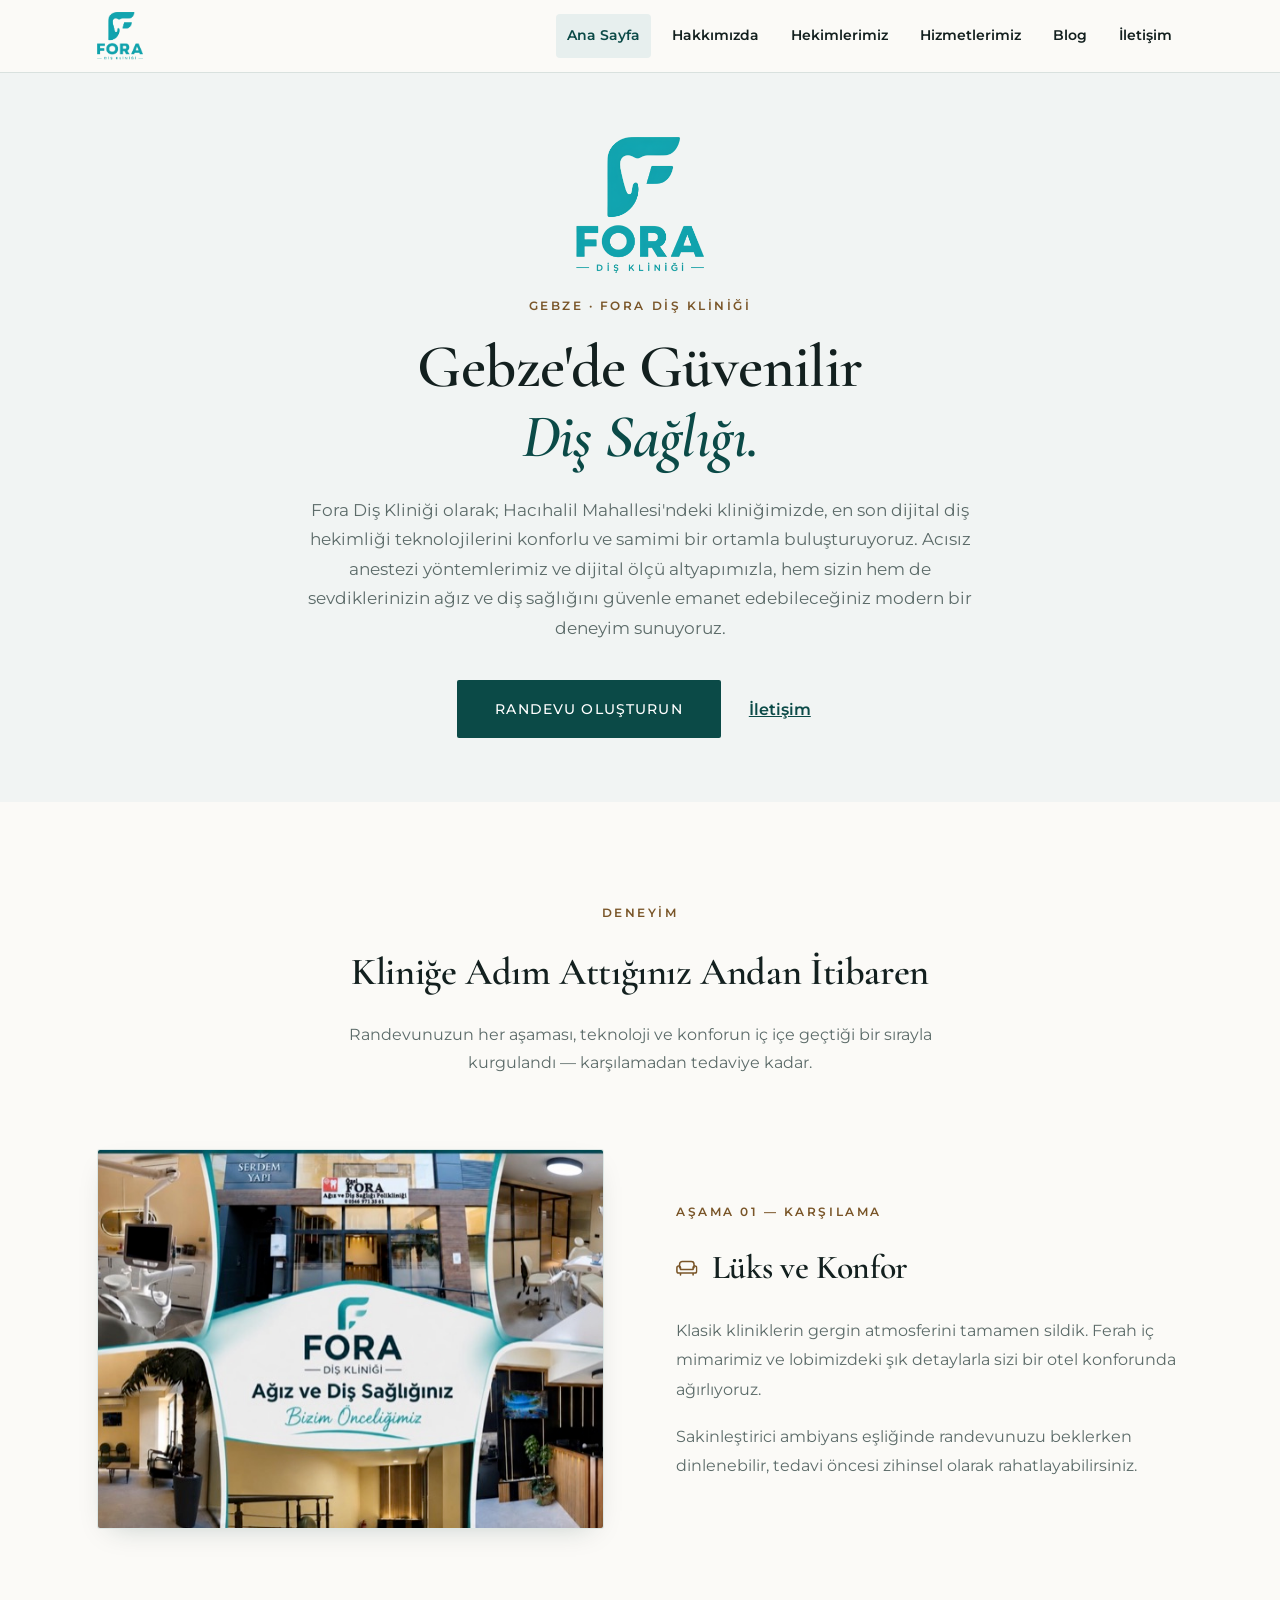
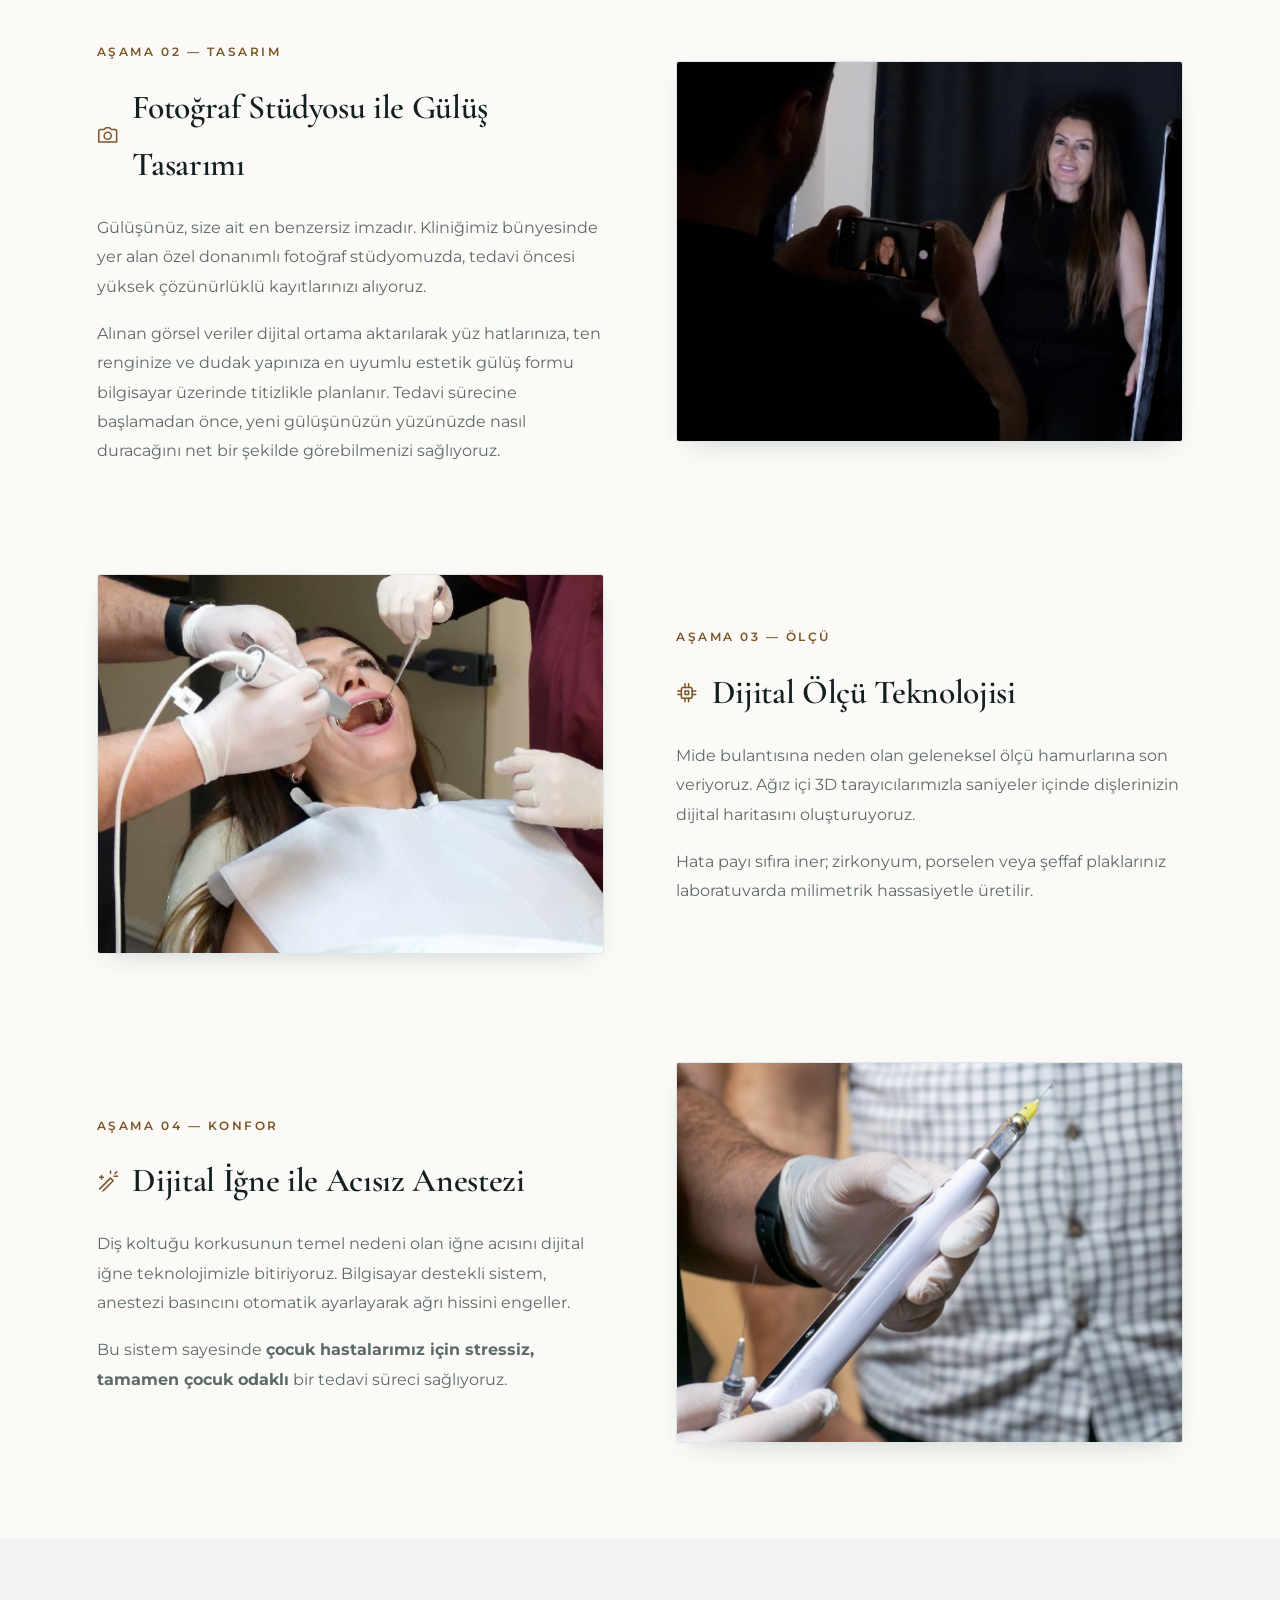
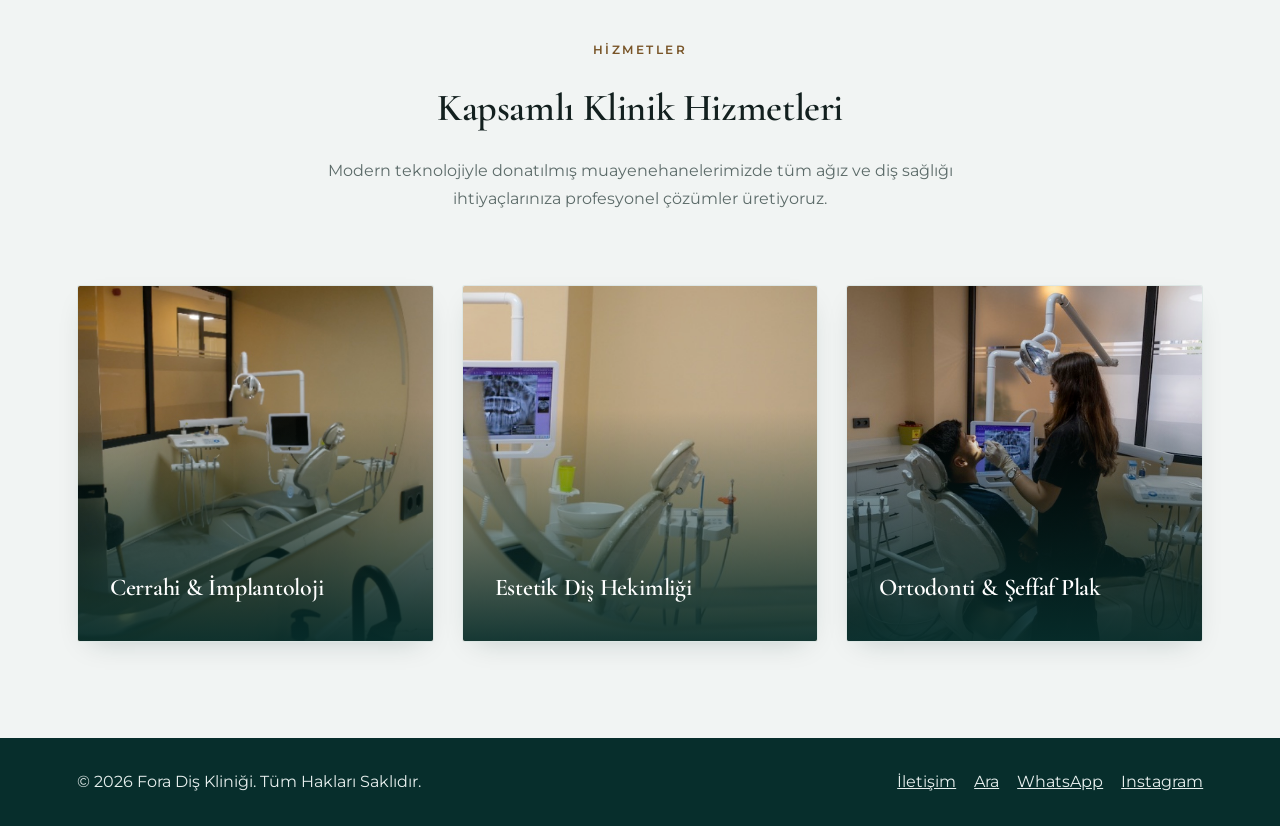
<file: index.html>
<!doctype html>
<html lang="tr">
<head>
    <meta charset="utf-8">
    <meta name="viewport" content="width=device-width, initial-scale=1">
    <meta name="theme-color" content="#0b4a47">
    <meta name="robots" content="noindex, follow">
    <title>Fora Diş Kliniği | Gebze&#x27;de Son Teknoloji Diş Tedavisi</title>
    <meta name="description" content="Gebze Fora Diş Kliniği. Dijital ölçü, acısız dijital anestezi, gülüş tasarımı ve tüm klinik hizmetleri. HacıHalil Mah. Cumhuriyet Cad. No:14A, Gebze/Kocaeli.">
    <link rel="canonical" href="https://yanalake.github.io/fora-klinik-preview/">
    <meta property="og:type" content="website">
    <meta property="og:title" content="Fora Diş Kliniği | Gebze Premium Diş Tedavisi">
    <meta property="og:description" content="Dijital ölçü, acısız dijital anestezi ve gülüş tasarımı ile Gebze&#x27;de premium bir klinik deneyimi.">
    <meta property="og:url" content="https://yanalake.github.io/fora-klinik-preview/">
    <meta property="og:image" content="https://yanalake.github.io/fora-klinik-preview/assets/klinik/lobi2.jpg">
    <meta property="og:image:alt" content="Fora Diş Kliniği">
    <meta property="og:locale" content="tr_TR">
    <meta name="twitter:card" content="summary_large_image">
    <meta name="twitter:image" content="https://yanalake.github.io/fora-klinik-preview/assets/klinik/lobi2.jpg">
    <link rel="icon" href="assets/favicon.png" type="image/png">
    <link rel="preconnect" href="https://fonts.googleapis.com">
    <link rel="preconnect" href="https://fonts.gstatic.com" crossorigin>
    <link rel="stylesheet" href="https://fonts.googleapis.com/css2?family=Cormorant+Garamond:ital,wght@0,400;0,600;1,400&family=Montserrat:wght@400;500;600&display=swap">
    <link rel="stylesheet" href="assets/style.css">
    <script defer src="assets/nav.js"></script>
    <script type="application/ld+json">{"@context": "https://schema.org", "@type": "Dentist", "@id": "https://yanalake.github.io/fora-klinik-preview/#klinik", "name": "Fora Diş Kliniği", "url": "https://yanalake.github.io/fora-klinik-preview/", "image": "https://yanalake.github.io/fora-klinik-preview/assets/klinik/lobi2.jpg", "telephone": "+905469713561", "priceRange": "$$", "sameAs": ["https://www.instagram.com/fora.dis.klinigi/"], "address": {"@type": "PostalAddress", "streetAddress": "HacıHalil Mah. Cumhuriyet Cad. No:14A", "addressLocality": "Gebze", "addressRegion": "Kocaeli", "postalCode": "41400", "addressCountry": "TR"}, "geo": {"@type": "GeoCoordinates", "latitude": 40.8000574, "longitude": 29.4319409}, "openingHoursSpecification": [{"@type": "OpeningHoursSpecification", "dayOfWeek": ["Monday", "Tuesday", "Wednesday", "Thursday", "Friday"], "opens": "09:00", "closes": "19:00"}, {"@type": "OpeningHoursSpecification", "dayOfWeek": "Saturday", "opens": "09:00", "closes": "15:00"}]}</script>
</head>
<body>
    <a class="skip-link" href="#ana-icerik">Ana içeriğe geç</a>
    <svg class="icon-definitions" width="0" height="0" aria-hidden="true" focusable="false" xmlns="http://www.w3.org/2000/svg">
  <symbol id="icon-bars" viewBox="0 0 24 24"><path d="M4 6h16M4 12h16M4 18h16"/></symbol>
  <symbol id="icon-couch" viewBox="0 0 24 24"><path d="M4 13V9a3 3 0 0 1 3-3h10a3 3 0 0 1 3 3v4M5 19v2m14-2v2M5 13a2 2 0 1 0-4 0v4a2 2 0 0 0 2 2h18a2 2 0 0 0 2-2v-4a2 2 0 1 0-4 0v2H5z"/></symbol>
  <symbol id="icon-camera" viewBox="0 0 24 24"><path d="M8 5l2-2h4l2 2h4a2 2 0 0 1 2 2v12H2V7a2 2 0 0 1 2-2z"/><circle cx="12" cy="12" r="4"/></symbol>
  <symbol id="icon-microchip" viewBox="0 0 24 24"><rect x="6" y="6" width="12" height="12" rx="2"/><path d="M10 2v4m4-4v4m-4 12v4m4-4v4M2 10h4m-4 4h4m12-4h4m-4 4h4m-12-4h4v4h-4z"/></symbol>
  <symbol id="icon-magic" viewBox="0 0 24 24"><path d="M3 21l12-12 3 3L6 24M15 4V1m4 6h4m-3-3 2-2M5 6v4M3 8h4"/></symbol>
  <symbol id="icon-map-marker-alt" viewBox="0 0 24 24"><path d="M20 10c0 6-8 12-8 12S4 16 4 10a8 8 0 1 1 16 0z"/><circle cx="12" cy="10" r="2.5"/></symbol>
  <symbol id="icon-phone-alt" viewBox="0 0 24 24"><path d="M5 3h4l2 6-3 2a14 14 0 0 0 5 5l2-3 6 2v4c0 1-1 2-2 2C10 21 3 14 3 5c0-1 1-2 2-2z"/></symbol>
  <symbol id="icon-clock" viewBox="0 0 24 24"><circle cx="12" cy="12" r="9"/><path d="M12 7v5l3 2"/></symbol>
  <symbol id="icon-instagram" viewBox="0 0 24 24"><rect x="3" y="3" width="18" height="18" rx="5"/><circle cx="12" cy="12" r="4"/><path d="M17.5 6.5h.01"/></symbol>
  <symbol id="icon-grip-lines" viewBox="0 0 24 24"><path d="M5 9h14M5 15h14"/><rect x="3" y="4" width="18" height="16" rx="4"/></symbol>
  <symbol id="icon-shield-alt" viewBox="0 0 24 24"><path d="M12 2l8 4v6c0 5-8 10-8 10s-8-5-8-10V6zM9 12l2 2 4-4"/></symbol>
  <symbol id="icon-hand-holding-heart" viewBox="0 0 24 24"><path d="M12 12 8 8a2.8 2.8 0 0 1 4-4 2.8 2.8 0 0 1 4 4zm-8 8h12l5-5c-1-1-2-1-3 0l-3 2h-4l4-1c0-2-1-2-2-2H7l-3 2H2v4z"/></symbol>
  <symbol id="icon-child" viewBox="0 0 24 24"><circle cx="12" cy="4" r="2"/><path d="M4 8l5 2h6l5-2m-8 2v5l-3 6m3-6 3 6"/></symbol>
  <symbol id="icon-syringe" viewBox="0 0 24 24"><path d="m3 21 5-5m5-9 4 4 4-4m-5-5 6 6M8 16l-2-2 7-7 4 4-7 7z"/></symbol>
  <symbol id="icon-tooth" viewBox="0 0 24 24"><path d="M12 5c-2 0-3-2-6-1-4 1-4 6-2 10 2 5 2 8 4 8 2 0 1-7 4-7s2 7 4 7c2 0 2-3 4-8 2-4 2-9-2-10-3-1-4 1-6 1z"/></symbol>
</svg>

    <header class="site-header">
        <div class="site-header-inner">
            <a class="brand" href="index.html" aria-label="Fora Diş Kliniği ana sayfa">
                <img src="assets/fora-logo.png" width="501" height="532" alt="">
            </a>
            <button type="button" class="nav-toggle" aria-expanded="false" aria-controls="site-navigation">
                <svg class="icon" aria-hidden="true"><use href="#icon-bars"></use></svg> Menü
            </button>
            <nav id="site-navigation" aria-label="Ana menü">
                <ul><li><a href="index.html" aria-current="page">Ana Sayfa</a></li><li><a href="hakkimizda.html">Hakkımızda</a></li><li><a href="hekimlerimiz.html">Hekimlerimiz</a></li><li><a href="hizmetlerimiz.html">Hizmetlerimiz</a></li><li><a href="blog.html">Blog</a></li><li><a href="iletisim.html">İletişim</a></li></ul>
            </nav>
        </div>
    </header>
    <main id="ana-icerik" tabindex="-1">
            <section class="hero">
        <div class="hero-content">
            <img class="hero-logo" src="assets/fora-logo.png" alt="" width="501" height="532">
            <span class="eyebrow">Gebze · Fora Diş Kliniği</span>
            <h1>Gebze'de Güvenilir <br><span>Diş Sağlığı.</span></h1>
            <p>Fora Diş Kliniği olarak; Hacıhalil Mahallesi'ndeki kliniğimizde, en son dijital diş hekimliği teknolojilerini konforlu ve samimi bir ortamla buluşturuyoruz. Acısız anestezi yöntemlerimiz ve dijital ölçü altyapımızla, hem sizin hem de sevdiklerinizin ağız ve diş sağlığını güvenle emanet edebileceğiniz modern bir deneyim sunuyoruz.</p>
            <div class="hero-actions">
                <a href="https://wa.me/905469713561" class="btn-primary" target="_blank" rel="noopener noreferrer">Randevu Oluşturun</a>
                <a href="iletisim.html" class="text-link">İletişim</a>
            </div>
        </div>
    </section>

    <!-- Hasta Yolculuğu -->
    <section class="section" aria-labelledby="deneyim-baslik">
        <div class="section-header">
            <span class="eyebrow">Deneyim</span>
            <h2 id="deneyim-baslik">Kliniğe Adım Attığınız Andan İtibaren</h2>
            <p>Randevunuzun her aşaması, teknoloji ve konforun iç içe geçtiği bir sırayla kurgulandı — karşılamadan tedaviye kadar.</p>
        </div>

        <!-- 01 — Karşılama -->
        <div class="feature-block">
            <div class="feature-image framed">
                <img src="assets/klinik/genel.jpg" alt="Fora Diş Kliniği konforlu bekleme alanı" loading="lazy" decoding="async" width="1440" height="855" srcset="assets/klinik/genel-mobil.jpg 720w, assets/klinik/genel.jpg 1440w" sizes="(max-width: 760px) 92vw, 720px">
            </div>
            <div class="feature-text">
                <span class="eyebrow">Aşama 01 — Karşılama</span>
                <h3><svg class="icon" aria-hidden="true"><use href="#icon-couch"></use></svg> Lüks ve Konfor</h3>
                <p>Klasik kliniklerin gergin atmosferini tamamen sildik. Ferah iç mimarimiz ve lobimizdeki şık detaylarla sizi bir otel konforunda ağırlıyoruz.</p>
                <p>Sakinleştirici ambiyans eşliğinde randevunuzu beklerken dinlenebilir, tedavi öncesi zihinsel olarak rahatlayabilirsiniz.</p>
            </div>
        </div>

        <!-- 02 — Tasarım -->
        <div class="feature-block reverse">
            <div class="feature-image framed">
                <img src="assets/klinik/gulus.jpg" alt="Gülüş tasarımı için fotoğraf stüdyosu" loading="lazy" decoding="async" width="1440" height="1322" srcset="assets/klinik/gulus-mobil.jpg 720w, assets/klinik/gulus.jpg 1440w" sizes="(max-width: 760px) 92vw, 720px">
            </div>
            <div class="feature-text">
                <span class="eyebrow">Aşama 02 — Tasarım</span>
                <h3><svg class="icon" aria-hidden="true"><use href="#icon-camera"></use></svg> Fotoğraf Stüdyosu ile Gülüş Tasarımı</h3>
                <p>Gülüşünüz, size ait en benzersiz imzadır. Kliniğimiz bünyesinde yer alan özel donanımlı fotoğraf stüdyomuzda, tedavi öncesi yüksek çözünürlüklü kayıtlarınızı alıyoruz.</p>
                <p>Alınan görsel veriler dijital ortama aktarılarak yüz hatlarınıza, ten renginize ve dudak yapınıza en uyumlu estetik gülüş formu bilgisayar üzerinde titizlikle planlanır. Tedavi sürecine başlamadan önce, yeni gülüşünüzün yüzünüzde nasıl duracağını net bir şekilde görebilmenizi sağlıyoruz.</p>
            </div>
        </div>

        <!-- 03 — Ölçü -->
        <div class="feature-block">
            <div class="feature-image framed">
                <img src="assets/klinik/olcu.jpg" alt="Ağız içi 3D dijital tarayıcı ile ölçü alımı" loading="lazy" decoding="async" width="1440" height="1322" srcset="assets/klinik/olcu-mobil.jpg 720w, assets/klinik/olcu.jpg 1440w" sizes="(max-width: 760px) 92vw, 720px">
            </div>
            <div class="feature-text">
                <span class="eyebrow">Aşama 03 — Ölçü</span>
                <h3><svg class="icon" aria-hidden="true"><use href="#icon-microchip"></use></svg> Dijital Ölçü Teknolojisi</h3>
                <p>Mide bulantısına neden olan geleneksel ölçü hamurlarına son veriyoruz. Ağız içi 3D tarayıcılarımızla saniyeler içinde dişlerinizin dijital haritasını oluşturuyoruz.</p>
                <p>Hata payı sıfıra iner; zirkonyum, porselen veya şeffaf plaklarınız laboratuvarda milimetrik hassasiyetle üretilir.</p>
            </div>
        </div>

        <!-- 04 — Konfor -->
        <div class="feature-block reverse">
            <div class="feature-image framed">
                <img src="assets/klinik/dgi.jpg" alt="Dijital iğne ile acısız anestezi uygulaması" loading="lazy" decoding="async" width="1440" height="1071" srcset="assets/klinik/dgi-mobil.jpg 720w, assets/klinik/dgi.jpg 1440w" sizes="(max-width: 760px) 92vw, 720px">
            </div>
            <div class="feature-text">
                <span class="eyebrow">Aşama 04 — Konfor</span>
                <h3><svg class="icon" aria-hidden="true"><use href="#icon-magic"></use></svg> Dijital İğne ile Acısız Anestezi</h3>
                <p>Diş koltuğu korkusunun temel nedeni olan iğne acısını dijital iğne teknolojimizle bitiriyoruz. Bilgisayar destekli sistem, anestezi basıncını otomatik ayarlayarak ağrı hissini engeller.</p>
                <p>Bu sistem sayesinde <strong>çocuk hastalarımız için stressiz, tamamen çocuk odaklı</strong> bir tedavi süreci sağlıyoruz.</p>
            </div>
        </div>
    </section>

    <!-- Hizmetler -->
    <section class="section section-alt" aria-labelledby="hizmet-baslik">
        <div class="section-header">
            <span class="eyebrow">Hizmetler</span>
            <h2 id="hizmet-baslik">Kapsamlı Klinik Hizmetleri</h2>
            <p>Modern teknolojiyle donatılmış muayenehanelerimizde tüm ağız ve diş sağlığı ihtiyaçlarınıza profesyonel çözümler üretiyoruz.</p>
        </div>

        <div class="gallery-grid">
            <a class="gallery-item framed" href="hizmetlerimiz.html#cerrahi-implantoloji">
                <img src="assets/klinik/mhane1.jpg" alt="Cerrahi ve implantoloji muayenehanesi" loading="lazy" decoding="async" width="808" height="1440" srcset="assets/klinik/mhane1-mobil.jpg 404w, assets/klinik/mhane1.jpg 808w" sizes="(max-width: 760px) 92vw, 720px">
                <div class="gallery-overlay">
                    <h3>Cerrahi &amp; İmplantoloji</h3>
                </div>
            </a>
            <a class="gallery-item framed" href="hizmetlerimiz.html#estetik-dis-hekimligi">
                <img src="assets/klinik/mhane3.jpg" alt="Estetik diş hekimliği muayenehanesi" loading="lazy" decoding="async" width="1440" height="910" srcset="assets/klinik/mhane3-mobil.jpg 720w, assets/klinik/mhane3.jpg 1440w" sizes="(max-width: 760px) 92vw, 720px">
                <div class="gallery-overlay">
                    <h3>Estetik Diş Hekimliği</h3>
                </div>
            </a>
            <a class="gallery-item framed" href="hizmetlerimiz.html#ortodonti-seffaf-plak">
                <img src="assets/klinik/muayene.jpg" alt="Ortodonti ve şeffaf plak bekleme alanı" loading="lazy" decoding="async" width="1440" height="978" srcset="assets/klinik/muayene-mobil.jpg 720w, assets/klinik/muayene.jpg 1440w" sizes="(max-width: 760px) 92vw, 720px">
                <div class="gallery-overlay">
                    <h3>Ortodonti &amp; Şeffaf Plak</h3>
                </div>
            </a>
        </div>
    </section>

    </main>
    <footer class="site-footer">
        <div class="footer-inner">
            <p>&copy; 2026 Fora Diş Kliniği. Tüm Hakları Saklıdır.</p>
            <ul>
                <li><a href="iletisim.html">İletişim</a></li>
                <li><a href="tel:+905469713561">Ara</a></li>
                <li><a href="https://wa.me/905469713561" target="_blank" rel="noopener noreferrer">WhatsApp</a></li>
                <li><a href="https://www.instagram.com/fora.dis.klinigi/" target="_blank" rel="noopener noreferrer">Instagram</a></li>
            </ul>
        </div>
    </footer>
</body>
</html>
</file>
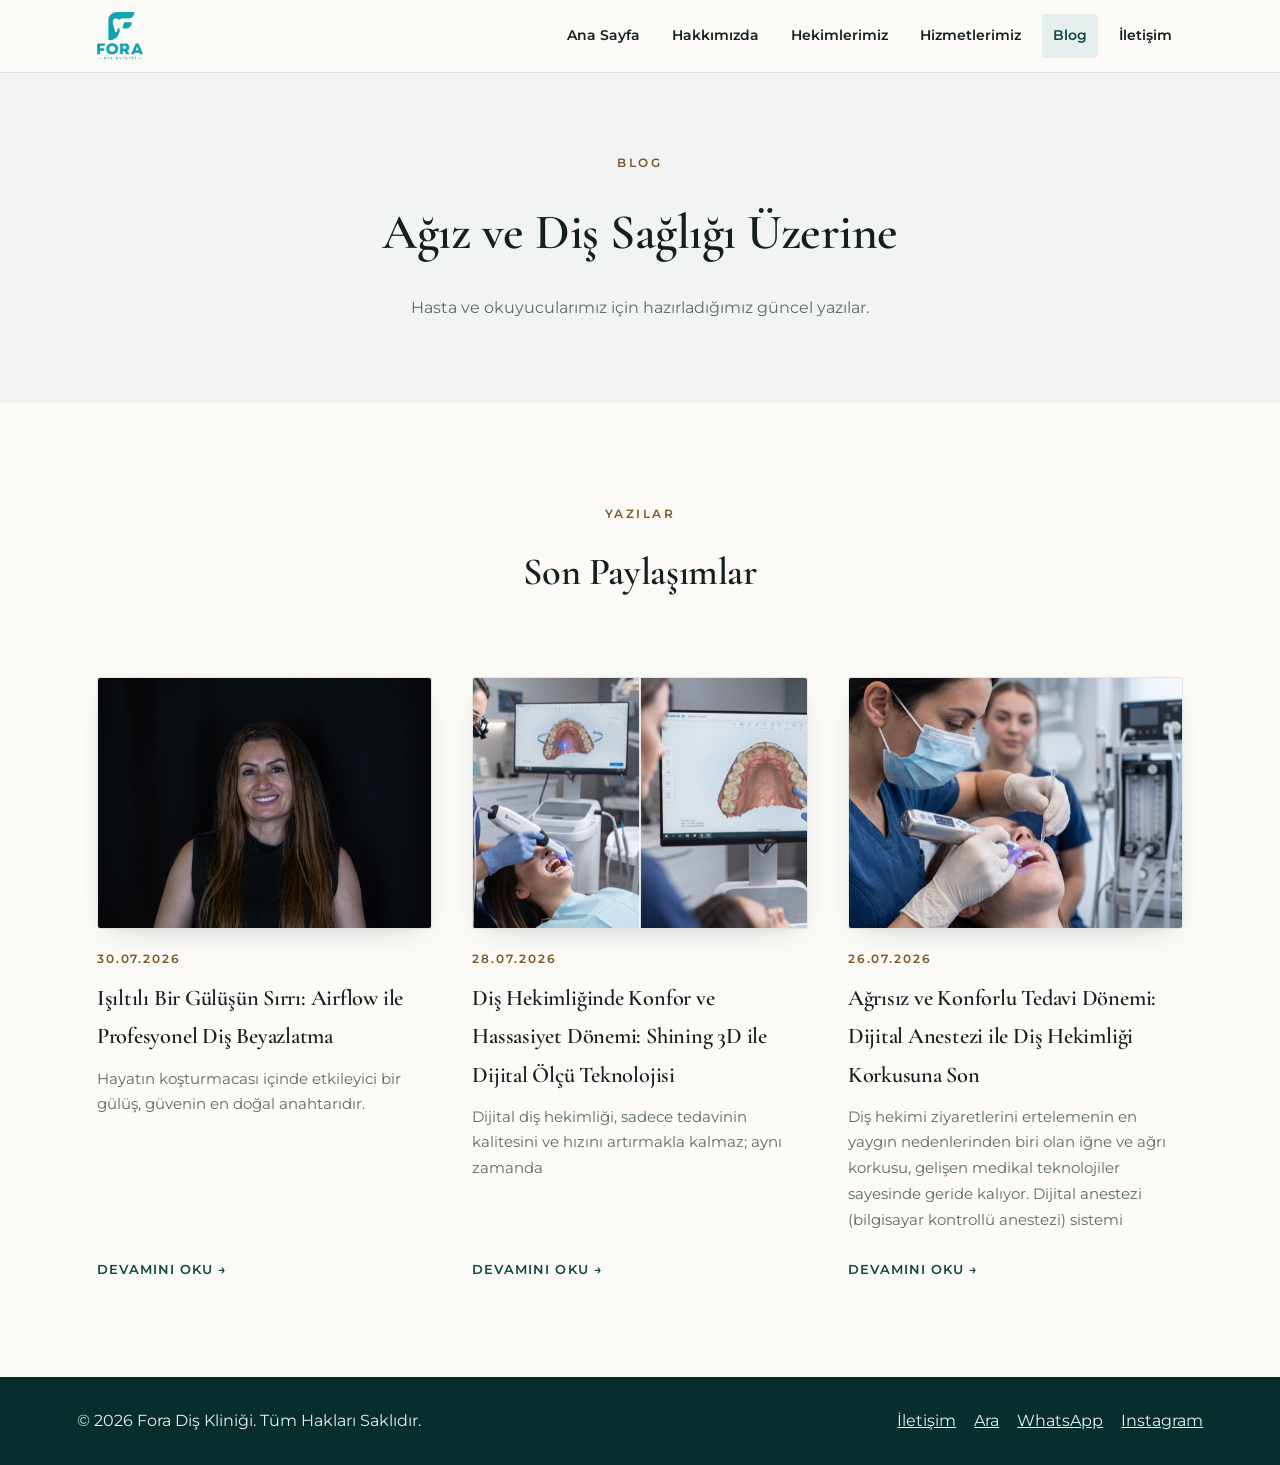
<file: blog.html>
<!doctype html>
<html lang="tr">
<head>
    <meta charset="utf-8">
    <meta name="viewport" content="width=device-width, initial-scale=1">
    <meta name="theme-color" content="#0b4a47">
    <meta name="robots" content="noindex, follow">
    <title>Blog | Fora Diş Kliniği</title>
    <meta name="description" content="Fora Diş Kliniği blog — ağız ve diş sağlığı hakkında güncel yazılar.">
    <link rel="canonical" href="https://yanalake.github.io/fora-klinik-preview/blog.html">
    <meta property="og:type" content="website">
    <meta property="og:title" content="Blog | Fora Diş Polikliniği">
    <meta property="og:description" content="Ağız ve diş sağlığı hakkında güncel yazılar.">
    <meta property="og:url" content="https://yanalake.github.io/fora-klinik-preview/blog.html">
    <meta property="og:image" content="https://yanalake.github.io/fora-klinik-preview/assets/klinik/lobi2.jpg">
    <meta property="og:image:alt" content="Fora Diş Kliniği">
    <meta property="og:locale" content="tr_TR">
    <meta name="twitter:card" content="summary_large_image">
    <meta name="twitter:image" content="https://yanalake.github.io/fora-klinik-preview/assets/klinik/lobi2.jpg">
    <link rel="icon" href="assets/favicon.png" type="image/png">
    <link rel="preconnect" href="https://fonts.googleapis.com">
    <link rel="preconnect" href="https://fonts.gstatic.com" crossorigin>
    <link rel="stylesheet" href="https://fonts.googleapis.com/css2?family=Cormorant+Garamond:ital,wght@0,400;0,600;1,400&family=Montserrat:wght@400;500;600&display=swap">
    <link rel="stylesheet" href="assets/style.css">
    <script defer src="assets/nav.js"></script>
    
</head>
<body>
    <a class="skip-link" href="#ana-icerik">Ana içeriğe geç</a>
    <svg class="icon-definitions" width="0" height="0" aria-hidden="true" focusable="false" xmlns="http://www.w3.org/2000/svg">
  <symbol id="icon-bars" viewBox="0 0 24 24"><path d="M4 6h16M4 12h16M4 18h16"/></symbol>
  <symbol id="icon-couch" viewBox="0 0 24 24"><path d="M4 13V9a3 3 0 0 1 3-3h10a3 3 0 0 1 3 3v4M5 19v2m14-2v2M5 13a2 2 0 1 0-4 0v4a2 2 0 0 0 2 2h18a2 2 0 0 0 2-2v-4a2 2 0 1 0-4 0v2H5z"/></symbol>
  <symbol id="icon-camera" viewBox="0 0 24 24"><path d="M8 5l2-2h4l2 2h4a2 2 0 0 1 2 2v12H2V7a2 2 0 0 1 2-2z"/><circle cx="12" cy="12" r="4"/></symbol>
  <symbol id="icon-microchip" viewBox="0 0 24 24"><rect x="6" y="6" width="12" height="12" rx="2"/><path d="M10 2v4m4-4v4m-4 12v4m4-4v4M2 10h4m-4 4h4m12-4h4m-4 4h4m-12-4h4v4h-4z"/></symbol>
  <symbol id="icon-magic" viewBox="0 0 24 24"><path d="M3 21l12-12 3 3L6 24M15 4V1m4 6h4m-3-3 2-2M5 6v4M3 8h4"/></symbol>
  <symbol id="icon-map-marker-alt" viewBox="0 0 24 24"><path d="M20 10c0 6-8 12-8 12S4 16 4 10a8 8 0 1 1 16 0z"/><circle cx="12" cy="10" r="2.5"/></symbol>
  <symbol id="icon-phone-alt" viewBox="0 0 24 24"><path d="M5 3h4l2 6-3 2a14 14 0 0 0 5 5l2-3 6 2v4c0 1-1 2-2 2C10 21 3 14 3 5c0-1 1-2 2-2z"/></symbol>
  <symbol id="icon-clock" viewBox="0 0 24 24"><circle cx="12" cy="12" r="9"/><path d="M12 7v5l3 2"/></symbol>
  <symbol id="icon-instagram" viewBox="0 0 24 24"><rect x="3" y="3" width="18" height="18" rx="5"/><circle cx="12" cy="12" r="4"/><path d="M17.5 6.5h.01"/></symbol>
  <symbol id="icon-grip-lines" viewBox="0 0 24 24"><path d="M5 9h14M5 15h14"/><rect x="3" y="4" width="18" height="16" rx="4"/></symbol>
  <symbol id="icon-shield-alt" viewBox="0 0 24 24"><path d="M12 2l8 4v6c0 5-8 10-8 10s-8-5-8-10V6zM9 12l2 2 4-4"/></symbol>
  <symbol id="icon-hand-holding-heart" viewBox="0 0 24 24"><path d="M12 12 8 8a2.8 2.8 0 0 1 4-4 2.8 2.8 0 0 1 4 4zm-8 8h12l5-5c-1-1-2-1-3 0l-3 2h-4l4-1c0-2-1-2-2-2H7l-3 2H2v4z"/></symbol>
  <symbol id="icon-child" viewBox="0 0 24 24"><circle cx="12" cy="4" r="2"/><path d="M4 8l5 2h6l5-2m-8 2v5l-3 6m3-6 3 6"/></symbol>
  <symbol id="icon-syringe" viewBox="0 0 24 24"><path d="m3 21 5-5m5-9 4 4 4-4m-5-5 6 6M8 16l-2-2 7-7 4 4-7 7z"/></symbol>
  <symbol id="icon-tooth" viewBox="0 0 24 24"><path d="M12 5c-2 0-3-2-6-1-4 1-4 6-2 10 2 5 2 8 4 8 2 0 1-7 4-7s2 7 4 7c2 0 2-3 4-8 2-4 2-9-2-10-3-1-4 1-6 1z"/></symbol>
</svg>

    <header class="site-header">
        <div class="site-header-inner">
            <a class="brand" href="index.html" aria-label="Fora Diş Kliniği ana sayfa">
                <img src="assets/fora-logo.png" width="501" height="532" alt="">
            </a>
            <button type="button" class="nav-toggle" aria-expanded="false" aria-controls="site-navigation">
                <svg class="icon" aria-hidden="true"><use href="#icon-bars"></use></svg> Menü
            </button>
            <nav id="site-navigation" aria-label="Ana menü">
                <ul><li><a href="index.html">Ana Sayfa</a></li><li><a href="hakkimizda.html">Hakkımızda</a></li><li><a href="hekimlerimiz.html">Hekimlerimiz</a></li><li><a href="hizmetlerimiz.html">Hizmetlerimiz</a></li><li><a href="blog.html" aria-current="page">Blog</a></li><li><a href="iletisim.html">İletişim</a></li></ul>
            </nav>
        </div>
    </header>
    <main id="ana-icerik" tabindex="-1">
        <section class="page-hero">
        <span class="eyebrow">Blog</span>
        <h1>Ağız ve Diş Sağlığı Üzerine</h1>
        <p>Hasta ve okuyucularımız için hazırladığımız güncel yazılar.</p>
    </section>

    <section class="section" aria-labelledby="yazilar-baslik">
        <div class="section-header">
            <span class="eyebrow">Yazılar</span>
            <h2 id="yazilar-baslik">Son Paylaşımlar</h2>
        </div>

        <div class="blog-grid"><article class="blog-card">
                <a class="blog-card-link" href="dis-beyazlatma.html">
                    <div class="blog-thumb framed"><img src="assets/klinik/blogg3.jpg" alt="AirFLow" loading="lazy" decoding="async" width="1440" height="959" srcset="assets/klinik/blogg3-mobil.jpg 720w, assets/klinik/blogg3.jpg 1440w" sizes="(max-width: 760px) 92vw, 720px"></div>
                    <time class="blog-date" datetime="2026-07-30">30.07.2026</time>
                    <h3>Işıltılı Bir Gülüşün Sırrı: Airflow ile Profesyonel Diş Beyazlatma</h3>
                    <p>Hayatın koşturmacası içinde etkileyici bir gülüş, güvenin en doğal anahtarıdır.</p>
                    <span class="blog-read" aria-hidden="true">Devamını Oku →</span>
                </a>
            </article>
<article class="blog-card">
                <a class="blog-card-link" href="gebze-dijital-olcu.html">
                    <div class="blog-thumb framed"><img src="assets/klinik/blogg5.jpg" alt="Shining 3d" loading="lazy" decoding="async" width="1440" height="785" srcset="assets/klinik/blogg5-mobil.jpg 720w, assets/klinik/blogg5.jpg 1440w" sizes="(max-width: 760px) 92vw, 720px"></div>
                    <time class="blog-date" datetime="2026-07-28">28.07.2026</time>
                    <h3>Diş Hekimliğinde Konfor ve Hassasiyet Dönemi: Shining 3D ile Dijital Ölçü Teknolojisi</h3>
                    <p>Dijital diş hekimliği, sadece tedavinin kalitesini ve hızını artırmakla kalmaz; aynı zamanda</p>
                    <span class="blog-read" aria-hidden="true">Devamını Oku →</span>
                </a>
            </article>
<article class="blog-card">
                <a class="blog-card-link" href="gebze-dijital-anestezi.html">
                    <div class="blog-thumb framed"><img src="assets/klinik/blogg8.jpg" alt="Dijital Ölçü" loading="lazy" decoding="async" width="1440" height="785" srcset="assets/klinik/blogg8-mobil.jpg 720w, assets/klinik/blogg8.jpg 1440w" sizes="(max-width: 760px) 92vw, 720px"></div>
                    <time class="blog-date" datetime="2026-07-26">26.07.2026</time>
                    <h3>Ağrısız ve Konforlu Tedavi Dönemi: Dijital Anestezi ile Diş Hekimliği Korkusuna Son</h3>
                    <p>Diş hekimi ziyaretlerini ertelemenin en yaygın nedenlerinden biri olan iğne ve ağrı korkusu, gelişen medikal teknolojiler sayesinde geride kalıyor. Dijital anestezi (bilgisayar kontrollü anestezi) sistemi</p>
                    <span class="blog-read" aria-hidden="true">Devamını Oku →</span>
                </a>
            </article></div>
    </section>

    </main>
    <footer class="site-footer">
        <div class="footer-inner">
            <p>&copy; 2026 Fora Diş Kliniği. Tüm Hakları Saklıdır.</p>
            <ul>
                <li><a href="iletisim.html">İletişim</a></li>
                <li><a href="tel:+905469713561">Ara</a></li>
                <li><a href="https://wa.me/905469713561" target="_blank" rel="noopener noreferrer">WhatsApp</a></li>
                <li><a href="https://www.instagram.com/fora.dis.klinigi/" target="_blank" rel="noopener noreferrer">Instagram</a></li>
            </ul>
        </div>
    </footer>
</body>
</html>
</file>
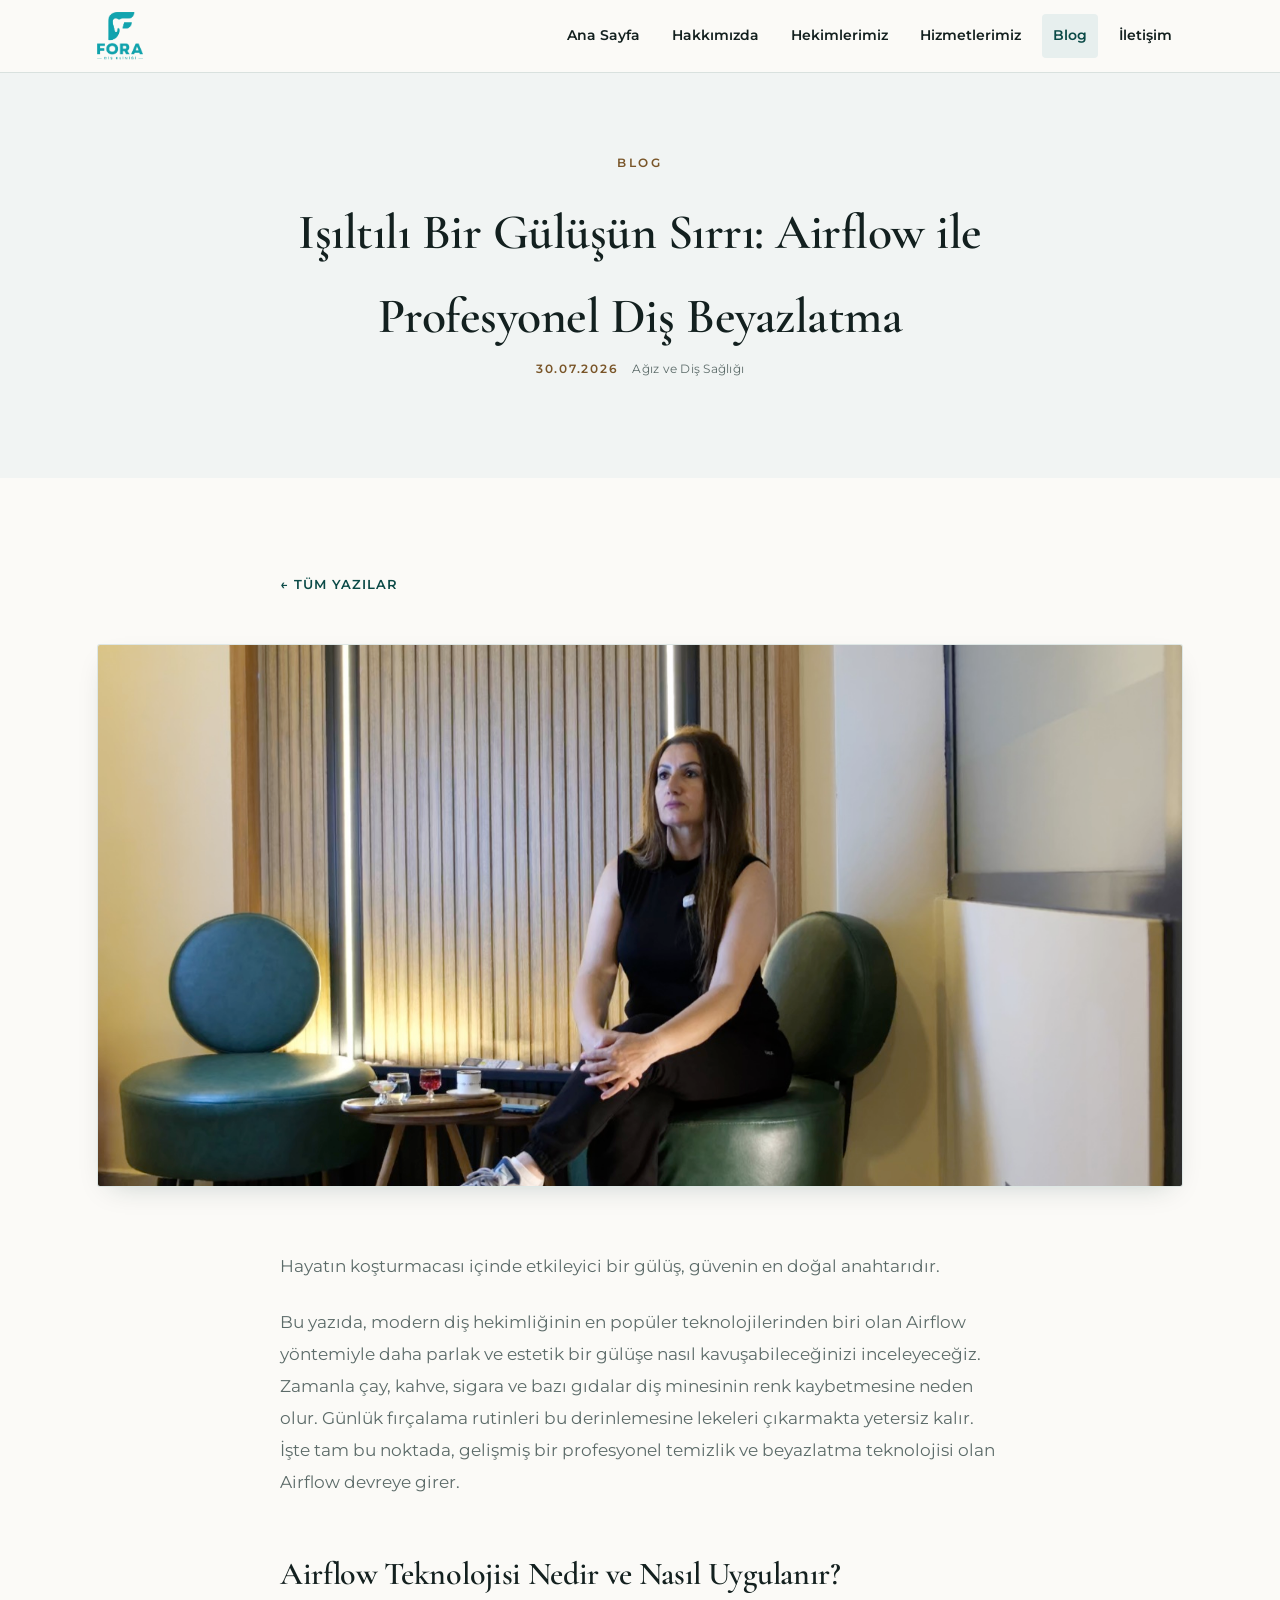
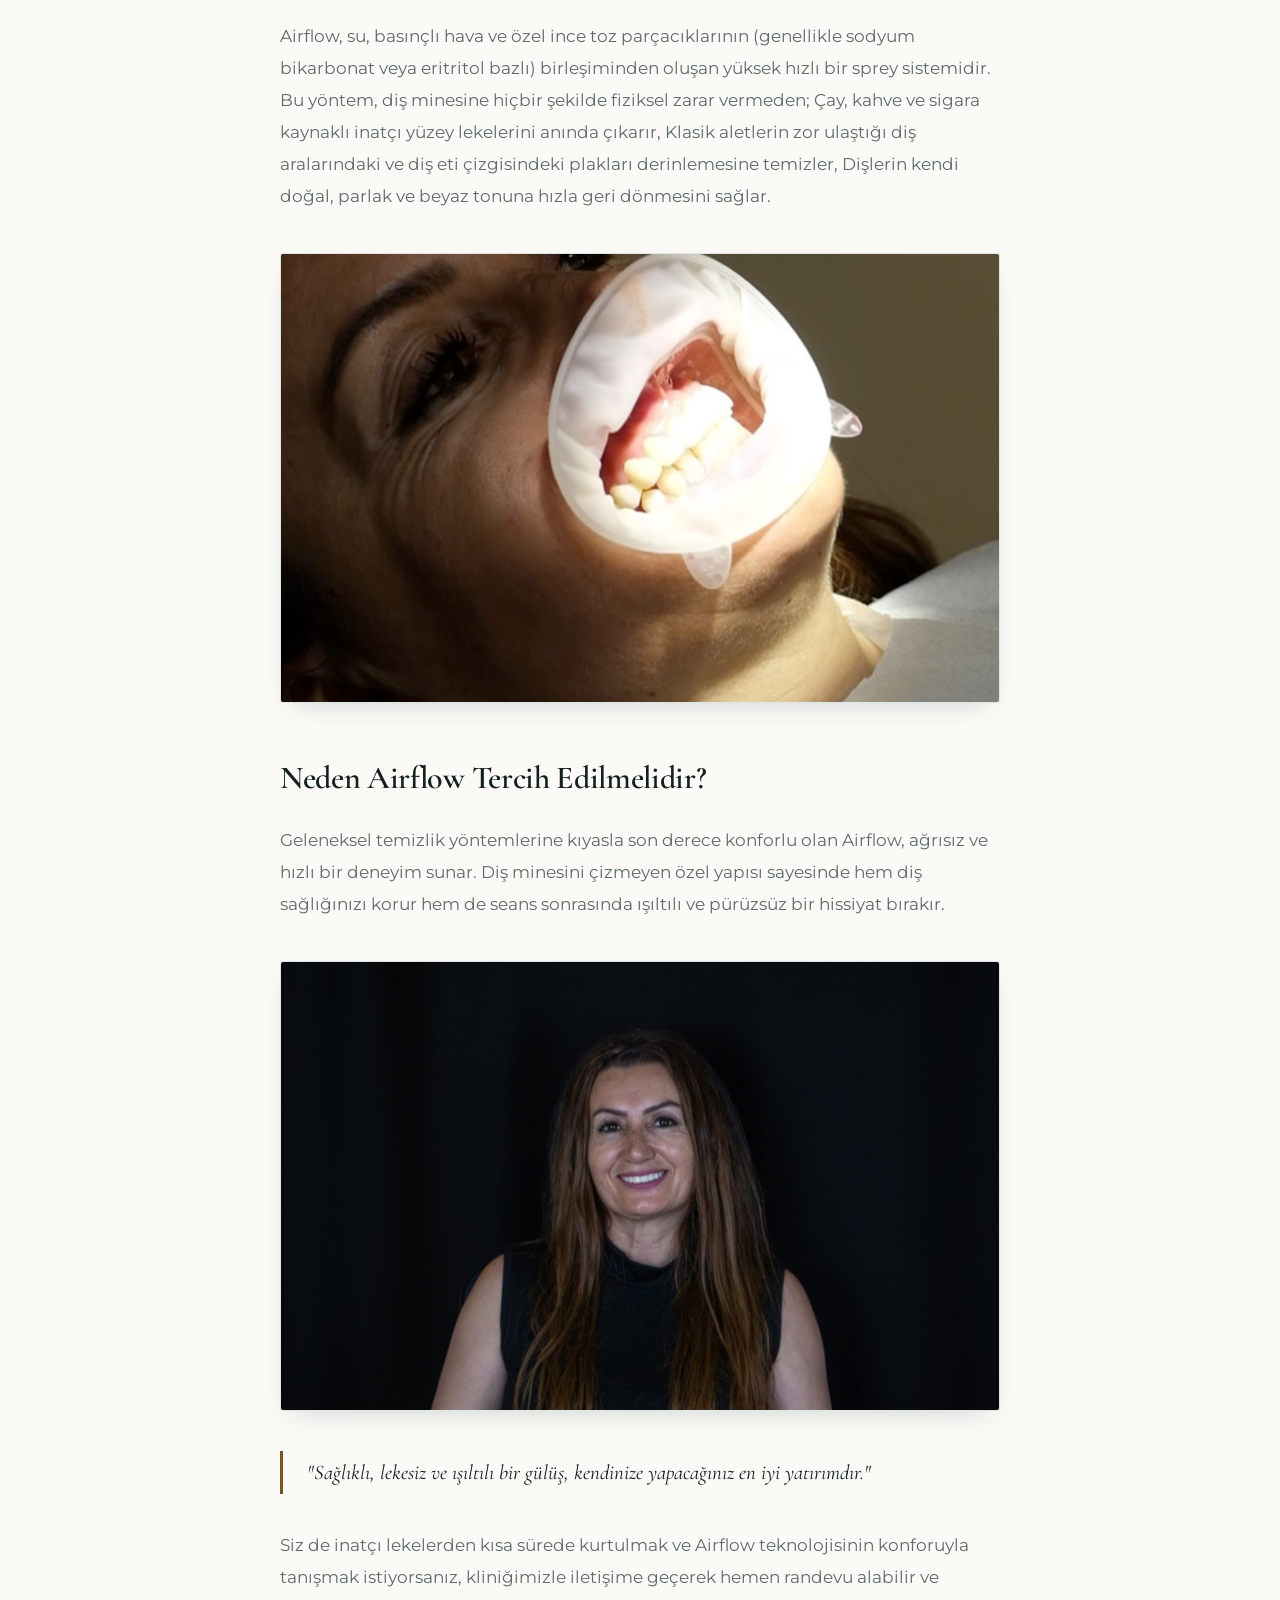
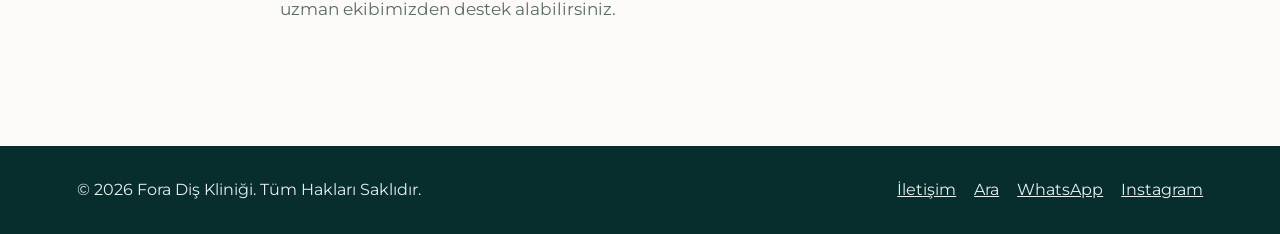
<file: dis-beyazlatma.html>
<!doctype html>
<html lang="tr">
<head>
    <meta charset="utf-8">
    <meta name="viewport" content="width=device-width, initial-scale=1">
    <meta name="theme-color" content="#0b4a47">
    <meta name="robots" content="noindex, follow">
    <title>Işıltılı Bir Gülüşün Sırrı: Airflow ile Profesyonel Diş Beyazlatma | Fora Diş Kliniği Blog</title>
    <meta name="description" content="Hayatın koşturmacası içinde etkileyici bir gülüş, güvenin en doğal anahtarıdır.">
    <link rel="canonical" href="https://yanalake.github.io/fora-klinik-preview/dis-beyazlatma.html">
    <meta property="og:type" content="article">
    <meta property="og:title" content="Işıltılı Bir Gülüşün Sırrı: Airflow ile Profesyonel Diş Beyazlatma | Fora Diş Kliniği Blog">
    <meta property="og:description" content="Hayatın koşturmacası içinde etkileyici bir gülüş, güvenin en doğal anahtarıdır.">
    <meta property="og:url" content="https://yanalake.github.io/fora-klinik-preview/dis-beyazlatma.html">
    <meta property="og:image" content="https://yanalake.github.io/fora-klinik-preview/assets/klinik/blogg1.jpg">
    <meta property="og:image:alt" content="AirFLow">
    <meta property="og:locale" content="tr_TR">
    <meta name="twitter:card" content="summary_large_image">
    <meta name="twitter:image" content="https://yanalake.github.io/fora-klinik-preview/assets/klinik/blogg1.jpg">
    <link rel="icon" href="assets/favicon.png" type="image/png">
    <link rel="preconnect" href="https://fonts.googleapis.com">
    <link rel="preconnect" href="https://fonts.gstatic.com" crossorigin>
    <link rel="stylesheet" href="https://fonts.googleapis.com/css2?family=Cormorant+Garamond:ital,wght@0,400;0,600;1,400&family=Montserrat:wght@400;500;600&display=swap">
    <link rel="stylesheet" href="assets/style.css">
    <script defer src="assets/nav.js"></script>
    <script type="application/ld+json">{"@context": "https://schema.org", "@type": "BlogPosting", "headline": "Işıltılı Bir Gülüşün Sırrı: Airflow ile Profesyonel Diş Beyazlatma", "description": "Hayatın koşturmacası içinde etkileyici bir gülüş, güvenin en doğal anahtarıdır.", "image": "https://yanalake.github.io/fora-klinik-preview/assets/klinik/blogg1.jpg", "datePublished": "2026-07-30", "dateModified": "2026-07-30", "mainEntityOfPage": "https://yanalake.github.io/fora-klinik-preview/dis-beyazlatma.html", "publisher": {"@type": "Organization", "name": "Fora Diş Kliniği"}}</script>
</head>
<body>
    <a class="skip-link" href="#ana-icerik">Ana içeriğe geç</a>
    <svg class="icon-definitions" width="0" height="0" aria-hidden="true" focusable="false" xmlns="http://www.w3.org/2000/svg">
  <symbol id="icon-bars" viewBox="0 0 24 24"><path d="M4 6h16M4 12h16M4 18h16"/></symbol>
  <symbol id="icon-couch" viewBox="0 0 24 24"><path d="M4 13V9a3 3 0 0 1 3-3h10a3 3 0 0 1 3 3v4M5 19v2m14-2v2M5 13a2 2 0 1 0-4 0v4a2 2 0 0 0 2 2h18a2 2 0 0 0 2-2v-4a2 2 0 1 0-4 0v2H5z"/></symbol>
  <symbol id="icon-camera" viewBox="0 0 24 24"><path d="M8 5l2-2h4l2 2h4a2 2 0 0 1 2 2v12H2V7a2 2 0 0 1 2-2z"/><circle cx="12" cy="12" r="4"/></symbol>
  <symbol id="icon-microchip" viewBox="0 0 24 24"><rect x="6" y="6" width="12" height="12" rx="2"/><path d="M10 2v4m4-4v4m-4 12v4m4-4v4M2 10h4m-4 4h4m12-4h4m-4 4h4m-12-4h4v4h-4z"/></symbol>
  <symbol id="icon-magic" viewBox="0 0 24 24"><path d="M3 21l12-12 3 3L6 24M15 4V1m4 6h4m-3-3 2-2M5 6v4M3 8h4"/></symbol>
  <symbol id="icon-map-marker-alt" viewBox="0 0 24 24"><path d="M20 10c0 6-8 12-8 12S4 16 4 10a8 8 0 1 1 16 0z"/><circle cx="12" cy="10" r="2.5"/></symbol>
  <symbol id="icon-phone-alt" viewBox="0 0 24 24"><path d="M5 3h4l2 6-3 2a14 14 0 0 0 5 5l2-3 6 2v4c0 1-1 2-2 2C10 21 3 14 3 5c0-1 1-2 2-2z"/></symbol>
  <symbol id="icon-clock" viewBox="0 0 24 24"><circle cx="12" cy="12" r="9"/><path d="M12 7v5l3 2"/></symbol>
  <symbol id="icon-instagram" viewBox="0 0 24 24"><rect x="3" y="3" width="18" height="18" rx="5"/><circle cx="12" cy="12" r="4"/><path d="M17.5 6.5h.01"/></symbol>
  <symbol id="icon-grip-lines" viewBox="0 0 24 24"><path d="M5 9h14M5 15h14"/><rect x="3" y="4" width="18" height="16" rx="4"/></symbol>
  <symbol id="icon-shield-alt" viewBox="0 0 24 24"><path d="M12 2l8 4v6c0 5-8 10-8 10s-8-5-8-10V6zM9 12l2 2 4-4"/></symbol>
  <symbol id="icon-hand-holding-heart" viewBox="0 0 24 24"><path d="M12 12 8 8a2.8 2.8 0 0 1 4-4 2.8 2.8 0 0 1 4 4zm-8 8h12l5-5c-1-1-2-1-3 0l-3 2h-4l4-1c0-2-1-2-2-2H7l-3 2H2v4z"/></symbol>
  <symbol id="icon-child" viewBox="0 0 24 24"><circle cx="12" cy="4" r="2"/><path d="M4 8l5 2h6l5-2m-8 2v5l-3 6m3-6 3 6"/></symbol>
  <symbol id="icon-syringe" viewBox="0 0 24 24"><path d="m3 21 5-5m5-9 4 4 4-4m-5-5 6 6M8 16l-2-2 7-7 4 4-7 7z"/></symbol>
  <symbol id="icon-tooth" viewBox="0 0 24 24"><path d="M12 5c-2 0-3-2-6-1-4 1-4 6-2 10 2 5 2 8 4 8 2 0 1-7 4-7s2 7 4 7c2 0 2-3 4-8 2-4 2-9-2-10-3-1-4 1-6 1z"/></symbol>
</svg>

    <header class="site-header">
        <div class="site-header-inner">
            <a class="brand" href="index.html" aria-label="Fora Diş Kliniği ana sayfa">
                <img src="assets/fora-logo.png" width="501" height="532" alt="">
            </a>
            <button type="button" class="nav-toggle" aria-expanded="false" aria-controls="site-navigation">
                <svg class="icon" aria-hidden="true"><use href="#icon-bars"></use></svg> Menü
            </button>
            <nav id="site-navigation" aria-label="Ana menü">
                <ul><li><a href="index.html">Ana Sayfa</a></li><li><a href="hakkimizda.html">Hakkımızda</a></li><li><a href="hekimlerimiz.html">Hekimlerimiz</a></li><li><a href="hizmetlerimiz.html">Hizmetlerimiz</a></li><li><a href="blog.html" aria-current="page">Blog</a></li><li><a href="iletisim.html">İletişim</a></li></ul>
            </nav>
        </div>
    </header>
    <main id="ana-icerik" tabindex="-1">
        <article>
            <header class="page-hero">
                <span class="eyebrow">Blog</span>
                <h1>Işıltılı Bir Gülüşün Sırrı: Airflow ile Profesyonel Diş Beyazlatma</h1>
                <div class="article-meta"><time datetime="2026-07-30">30.07.2026</time><span>Ağız ve Diş Sağlığı</span></div>
            </header>
            <section class="section">
                <a href="blog.html" class="back-to-blog">← Tüm Yazılar</a>
                <div class="article-cover framed"><img src="assets/klinik/blogg1.jpg" alt="AirFLow" loading="eager" decoding="async" width="1440" height="876" srcset="assets/klinik/blogg1-mobil.jpg 720w, assets/klinik/blogg1.jpg 1440w" sizes="(max-width: 760px) 92vw, 1100px"></div>
                <div class="article-body"><p>Hayatın koşturmacası içinde etkileyici bir gülüş, güvenin en doğal anahtarıdır.</p>

<p>Bu yazıda, modern diş hekimliğinin en popüler teknolojilerinden biri olan Airflow yöntemiyle daha parlak ve estetik bir gülüşe nasıl kavuşabileceğinizi inceleyeceğiz.
  Zamanla çay, kahve, sigara ve bazı gıdalar diş minesinin renk kaybetmesine neden olur. Günlük fırçalama rutinleri bu derinlemesine lekeleri çıkarmakta yetersiz kalır.
  İşte tam bu noktada, gelişmiş bir profesyonel temizlik ve beyazlatma teknolojisi olan Airflow devreye girer.</p>

<h2>Airflow Teknolojisi Nedir ve Nasıl Uygulanır?</h2>
<p>Airflow, su, basınçlı hava ve özel ince toz parçacıklarının (genellikle sodyum bikarbonat veya eritritol bazlı) birleşiminden oluşan yüksek hızlı bir sprey sistemidir.
  Bu yöntem, diş minesine hiçbir şekilde fiziksel zarar vermeden;

Çay, kahve ve sigara kaynaklı inatçı yüzey lekelerini anında çıkarır,

Klasik aletlerin zor ulaştığı diş aralarındaki ve diş eti çizgisindeki plakları derinlemesine temizler,

Dişlerin kendi doğal, parlak ve beyaz tonuna hızla geri dönmesini sağlar.</p>

<div class="framed">
    <img src="assets/klinik/blogg2.jpg" alt="Airflow Teknolojisi Nedir ve Nasıl Uygulanır?" loading="lazy" decoding="async" width="1440" height="1199" srcset="assets/klinik/blogg2-mobil.jpg 720w, assets/klinik/blogg2.jpg 1440w" sizes="(max-width: 760px) 92vw, 720px">
</div>

<h2>Neden Airflow Tercih Edilmelidir?</h2>
<p>Geleneksel temizlik yöntemlerine kıyasla son derece konforlu olan Airflow, ağrısız ve hızlı bir deneyim sunar.
  Diş minesini çizmeyen özel yapısı sayesinde hem diş sağlığınızı korur hem de seans sonrasında ışıltılı ve pürüzsüz bir hissiyat bırakır.</p>
   <div class="framed">
    <img src="assets/klinik/blogg3.jpg" alt="Airflow Teknolojisi Nedir ve Nasıl Uygulanır?" loading="lazy" decoding="async" width="1440" height="959" srcset="assets/klinik/blogg3-mobil.jpg 720w, assets/klinik/blogg3.jpg 1440w" sizes="(max-width: 760px) 92vw, 720px">
</div>
<blockquote>"Sağlıklı, lekesiz ve ışıltılı bir gülüş, kendinize yapacağınız en iyi yatırımdır."</blockquote>

<p>Siz de inatçı lekelerden kısa sürede kurtulmak ve Airflow teknolojisinin konforuyla tanışmak istiyorsanız,
  kliniğimizle iletişime geçerek hemen randevu alabilir ve uzman ekibimizden destek alabilirsiniz.</p></div>
            </section>
        </article>
    </main>
    <footer class="site-footer">
        <div class="footer-inner">
            <p>&copy; 2026 Fora Diş Kliniği. Tüm Hakları Saklıdır.</p>
            <ul>
                <li><a href="iletisim.html">İletişim</a></li>
                <li><a href="tel:+905469713561">Ara</a></li>
                <li><a href="https://wa.me/905469713561" target="_blank" rel="noopener noreferrer">WhatsApp</a></li>
                <li><a href="https://www.instagram.com/fora.dis.klinigi/" target="_blank" rel="noopener noreferrer">Instagram</a></li>
            </ul>
        </div>
    </footer>
</body>
</html>
</file>
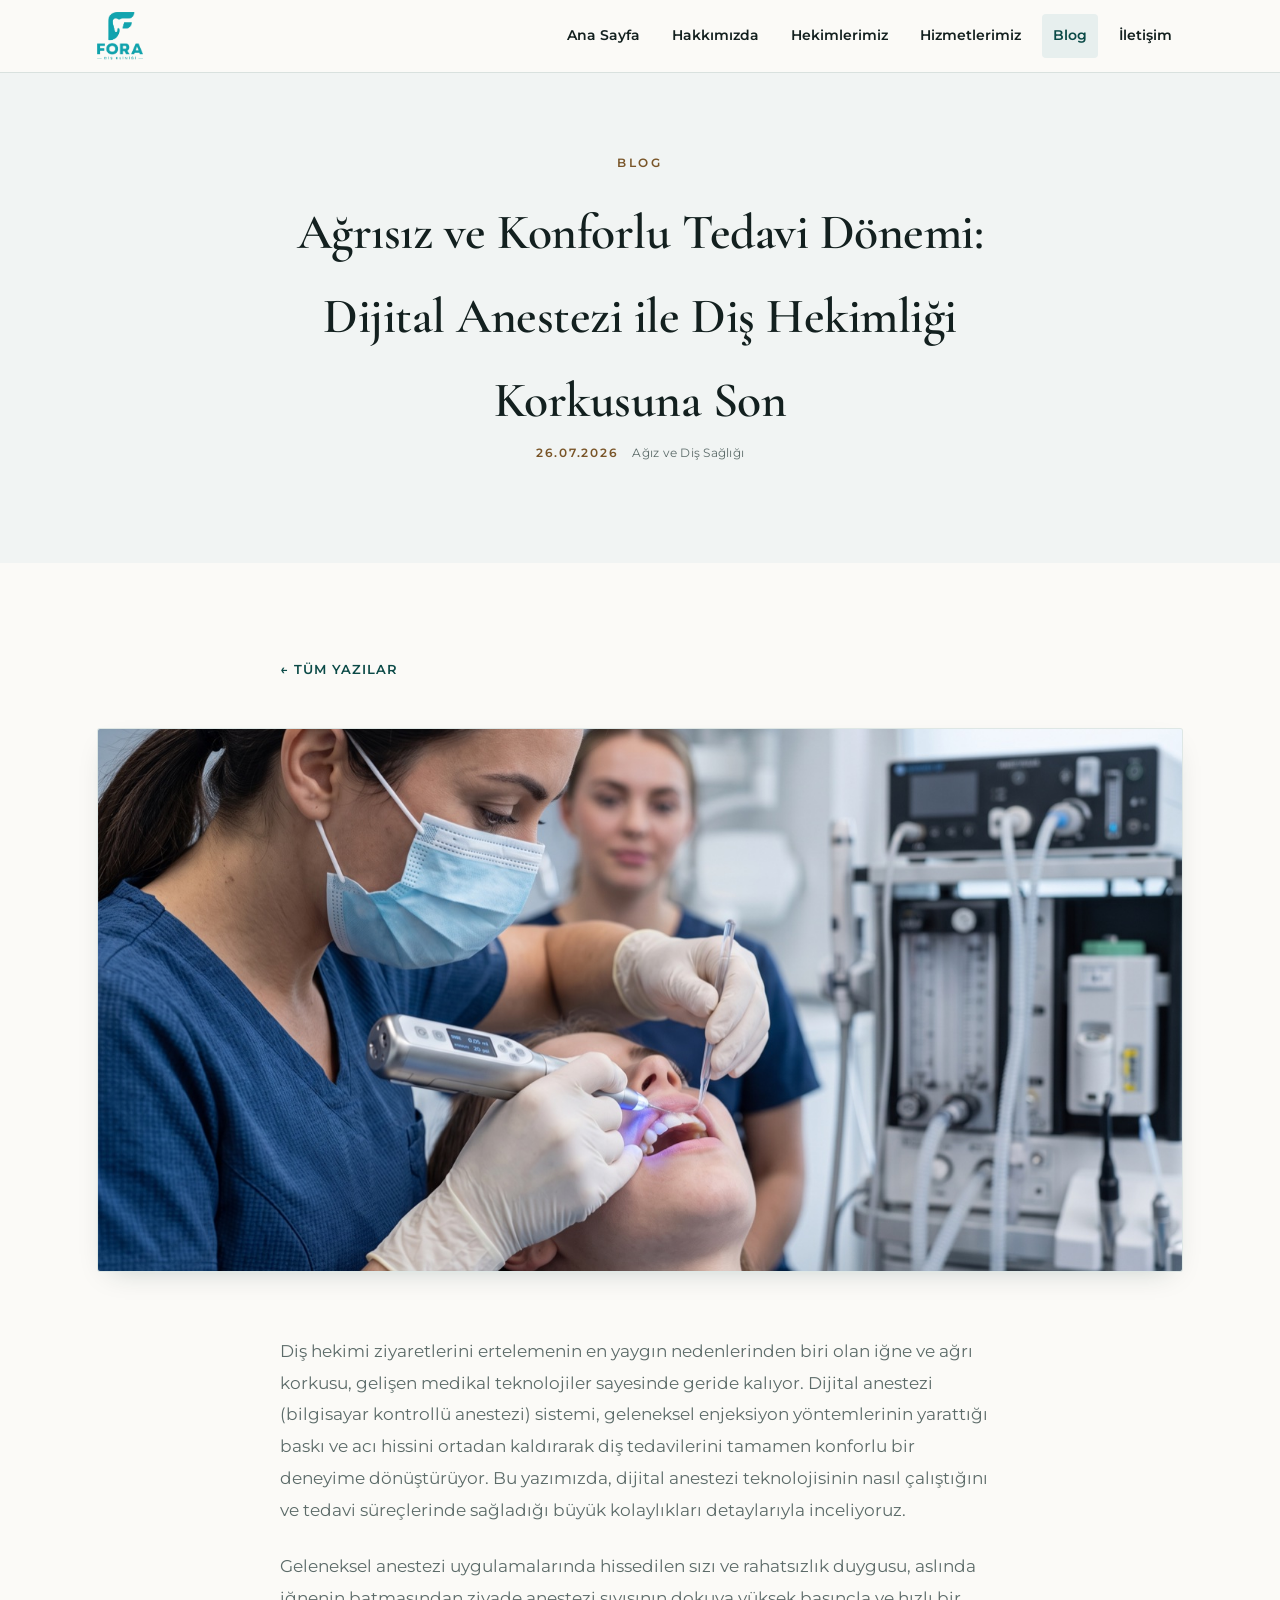
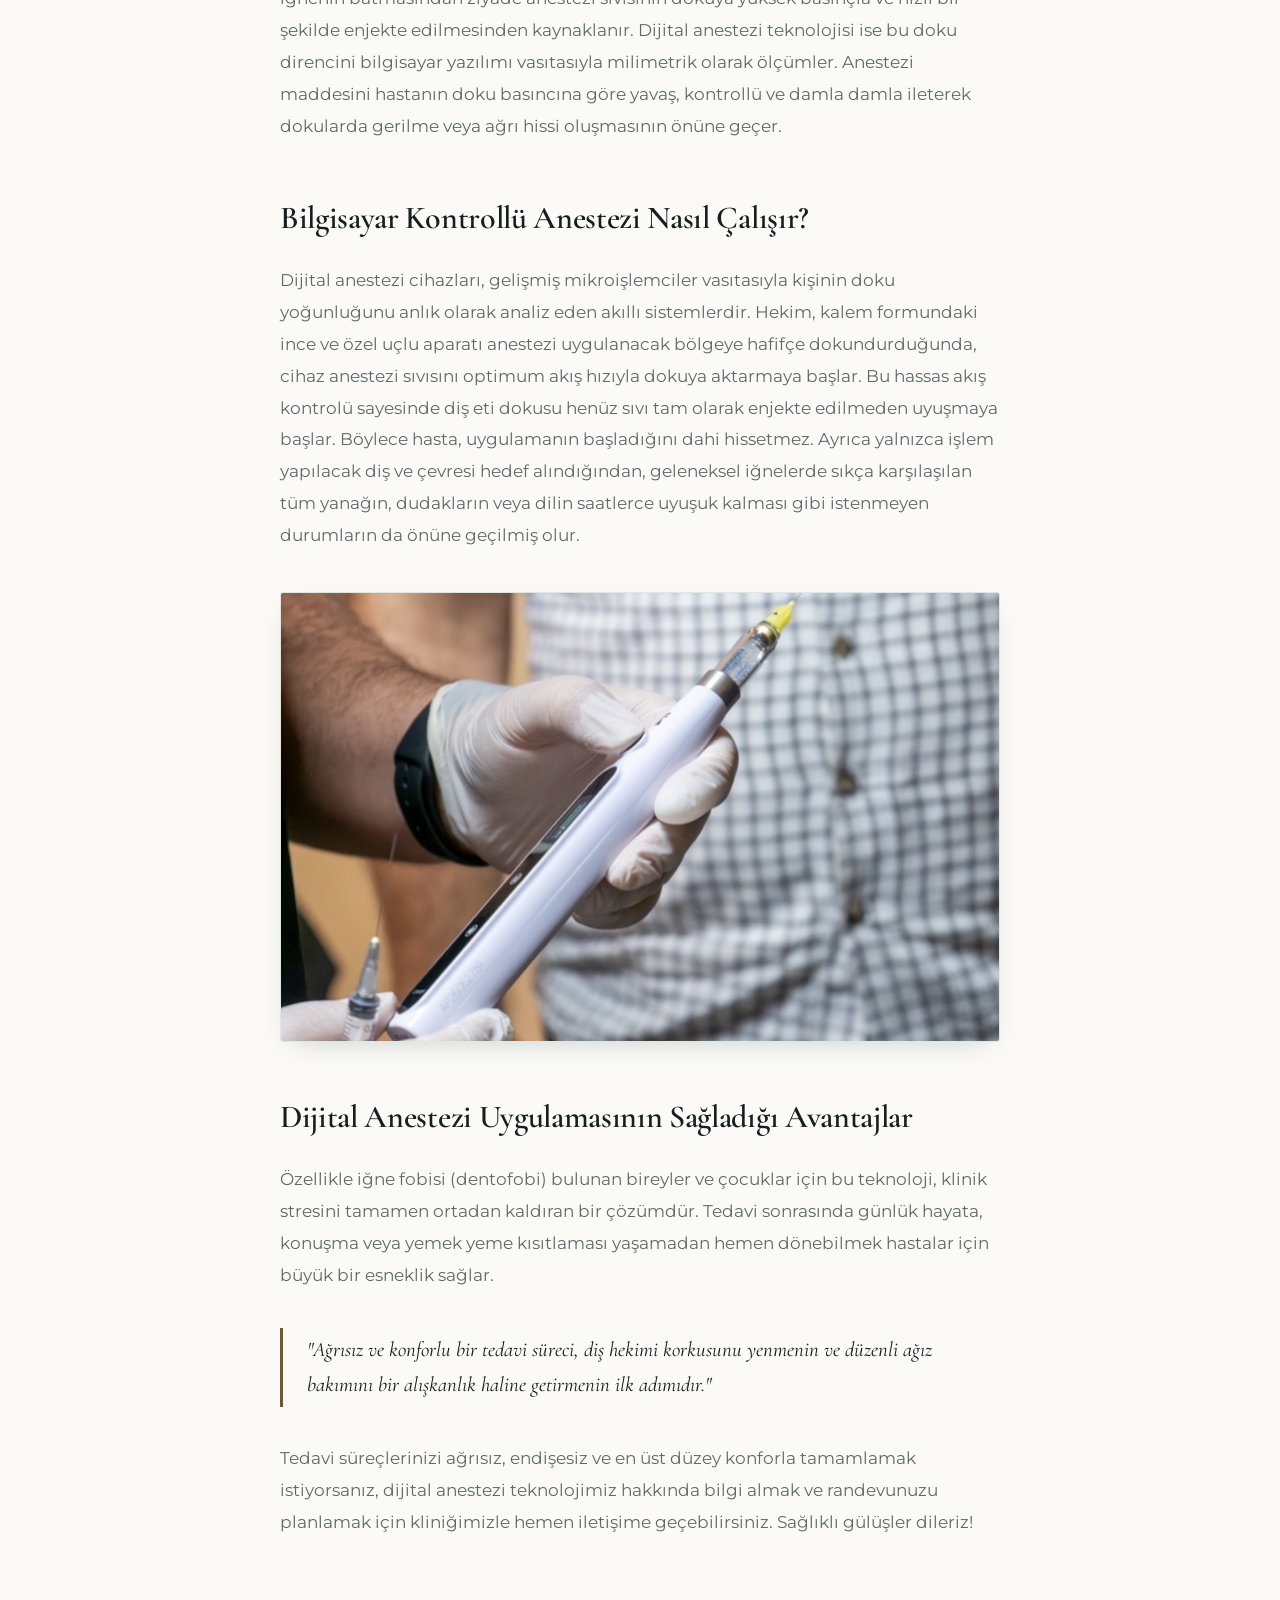
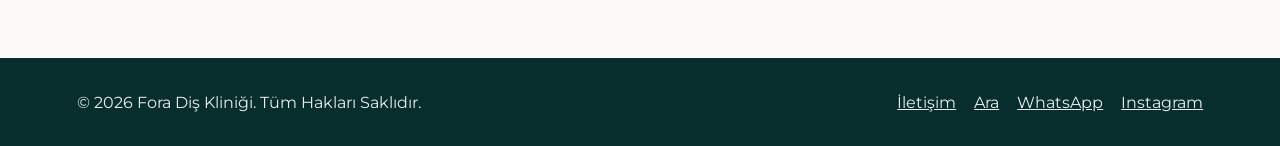
<file: gebze-dijital-anestezi.html>
<!doctype html>
<html lang="tr">
<head>
    <meta charset="utf-8">
    <meta name="viewport" content="width=device-width, initial-scale=1">
    <meta name="theme-color" content="#0b4a47">
    <meta name="robots" content="noindex, follow">
    <title>Ağrısız ve Konforlu Tedavi Dönemi: Dijital Anestezi ile Diş Hekimliği Korkusuna Son | Fora Diş Kliniği Blog</title>
    <meta name="description" content="Diş hekimi ziyaretlerini ertelemenin en yaygın nedenlerinden biri olan iğne ve ağrı korkusu, gelişen medikal teknolojiler sayesinde geride kalıyor. Dijital anestezi (bilgisayar kontrollü anestezi) sistemi">
    <link rel="canonical" href="https://yanalake.github.io/fora-klinik-preview/gebze-dijital-anestezi.html">
    <meta property="og:type" content="article">
    <meta property="og:title" content="Ağrısız ve Konforlu Tedavi Dönemi: Dijital Anestezi ile Diş Hekimliği Korkusuna Son | Fora Diş Kliniği Blog">
    <meta property="og:description" content="Diş hekimi ziyaretlerini ertelemenin en yaygın nedenlerinden biri olan iğne ve ağrı korkusu, gelişen medikal teknolojiler sayesinde geride kalıyor. Dijital anestezi (bilgisayar kontrollü anestezi) sistemi">
    <meta property="og:url" content="https://yanalake.github.io/fora-klinik-preview/gebze-dijital-anestezi.html">
    <meta property="og:image" content="https://yanalake.github.io/fora-klinik-preview/assets/klinik/blogg8.jpg">
    <meta property="og:image:alt" content="Dijital İğne">
    <meta property="og:locale" content="tr_TR">
    <meta name="twitter:card" content="summary_large_image">
    <meta name="twitter:image" content="https://yanalake.github.io/fora-klinik-preview/assets/klinik/blogg8.jpg">
    <link rel="icon" href="assets/favicon.png" type="image/png">
    <link rel="preconnect" href="https://fonts.googleapis.com">
    <link rel="preconnect" href="https://fonts.gstatic.com" crossorigin>
    <link rel="stylesheet" href="https://fonts.googleapis.com/css2?family=Cormorant+Garamond:ital,wght@0,400;0,600;1,400&family=Montserrat:wght@400;500;600&display=swap">
    <link rel="stylesheet" href="assets/style.css">
    <script defer src="assets/nav.js"></script>
    <script type="application/ld+json">{"@context": "https://schema.org", "@type": "BlogPosting", "headline": "Ağrısız ve Konforlu Tedavi Dönemi: Dijital Anestezi ile Diş Hekimliği Korkusuna Son", "description": "Diş hekimi ziyaretlerini ertelemenin en yaygın nedenlerinden biri olan iğne ve ağrı korkusu, gelişen medikal teknolojiler sayesinde geride kalıyor. Dijital anestezi (bilgisayar kontrollü anestezi) sistemi", "image": "https://yanalake.github.io/fora-klinik-preview/assets/klinik/blogg8.jpg", "datePublished": "2026-07-26", "dateModified": "2026-07-26", "mainEntityOfPage": "https://yanalake.github.io/fora-klinik-preview/gebze-dijital-anestezi.html", "publisher": {"@type": "Organization", "name": "Fora Diş Kliniği"}}</script>
</head>
<body>
    <a class="skip-link" href="#ana-icerik">Ana içeriğe geç</a>
    <svg class="icon-definitions" width="0" height="0" aria-hidden="true" focusable="false" xmlns="http://www.w3.org/2000/svg">
  <symbol id="icon-bars" viewBox="0 0 24 24"><path d="M4 6h16M4 12h16M4 18h16"/></symbol>
  <symbol id="icon-couch" viewBox="0 0 24 24"><path d="M4 13V9a3 3 0 0 1 3-3h10a3 3 0 0 1 3 3v4M5 19v2m14-2v2M5 13a2 2 0 1 0-4 0v4a2 2 0 0 0 2 2h18a2 2 0 0 0 2-2v-4a2 2 0 1 0-4 0v2H5z"/></symbol>
  <symbol id="icon-camera" viewBox="0 0 24 24"><path d="M8 5l2-2h4l2 2h4a2 2 0 0 1 2 2v12H2V7a2 2 0 0 1 2-2z"/><circle cx="12" cy="12" r="4"/></symbol>
  <symbol id="icon-microchip" viewBox="0 0 24 24"><rect x="6" y="6" width="12" height="12" rx="2"/><path d="M10 2v4m4-4v4m-4 12v4m4-4v4M2 10h4m-4 4h4m12-4h4m-4 4h4m-12-4h4v4h-4z"/></symbol>
  <symbol id="icon-magic" viewBox="0 0 24 24"><path d="M3 21l12-12 3 3L6 24M15 4V1m4 6h4m-3-3 2-2M5 6v4M3 8h4"/></symbol>
  <symbol id="icon-map-marker-alt" viewBox="0 0 24 24"><path d="M20 10c0 6-8 12-8 12S4 16 4 10a8 8 0 1 1 16 0z"/><circle cx="12" cy="10" r="2.5"/></symbol>
  <symbol id="icon-phone-alt" viewBox="0 0 24 24"><path d="M5 3h4l2 6-3 2a14 14 0 0 0 5 5l2-3 6 2v4c0 1-1 2-2 2C10 21 3 14 3 5c0-1 1-2 2-2z"/></symbol>
  <symbol id="icon-clock" viewBox="0 0 24 24"><circle cx="12" cy="12" r="9"/><path d="M12 7v5l3 2"/></symbol>
  <symbol id="icon-instagram" viewBox="0 0 24 24"><rect x="3" y="3" width="18" height="18" rx="5"/><circle cx="12" cy="12" r="4"/><path d="M17.5 6.5h.01"/></symbol>
  <symbol id="icon-grip-lines" viewBox="0 0 24 24"><path d="M5 9h14M5 15h14"/><rect x="3" y="4" width="18" height="16" rx="4"/></symbol>
  <symbol id="icon-shield-alt" viewBox="0 0 24 24"><path d="M12 2l8 4v6c0 5-8 10-8 10s-8-5-8-10V6zM9 12l2 2 4-4"/></symbol>
  <symbol id="icon-hand-holding-heart" viewBox="0 0 24 24"><path d="M12 12 8 8a2.8 2.8 0 0 1 4-4 2.8 2.8 0 0 1 4 4zm-8 8h12l5-5c-1-1-2-1-3 0l-3 2h-4l4-1c0-2-1-2-2-2H7l-3 2H2v4z"/></symbol>
  <symbol id="icon-child" viewBox="0 0 24 24"><circle cx="12" cy="4" r="2"/><path d="M4 8l5 2h6l5-2m-8 2v5l-3 6m3-6 3 6"/></symbol>
  <symbol id="icon-syringe" viewBox="0 0 24 24"><path d="m3 21 5-5m5-9 4 4 4-4m-5-5 6 6M8 16l-2-2 7-7 4 4-7 7z"/></symbol>
  <symbol id="icon-tooth" viewBox="0 0 24 24"><path d="M12 5c-2 0-3-2-6-1-4 1-4 6-2 10 2 5 2 8 4 8 2 0 1-7 4-7s2 7 4 7c2 0 2-3 4-8 2-4 2-9-2-10-3-1-4 1-6 1z"/></symbol>
</svg>

    <header class="site-header">
        <div class="site-header-inner">
            <a class="brand" href="index.html" aria-label="Fora Diş Kliniği ana sayfa">
                <img src="assets/fora-logo.png" width="501" height="532" alt="">
            </a>
            <button type="button" class="nav-toggle" aria-expanded="false" aria-controls="site-navigation">
                <svg class="icon" aria-hidden="true"><use href="#icon-bars"></use></svg> Menü
            </button>
            <nav id="site-navigation" aria-label="Ana menü">
                <ul><li><a href="index.html">Ana Sayfa</a></li><li><a href="hakkimizda.html">Hakkımızda</a></li><li><a href="hekimlerimiz.html">Hekimlerimiz</a></li><li><a href="hizmetlerimiz.html">Hizmetlerimiz</a></li><li><a href="blog.html" aria-current="page">Blog</a></li><li><a href="iletisim.html">İletişim</a></li></ul>
            </nav>
        </div>
    </header>
    <main id="ana-icerik" tabindex="-1">
        <article>
            <header class="page-hero">
                <span class="eyebrow">Blog</span>
                <h1>Ağrısız ve Konforlu Tedavi Dönemi: Dijital Anestezi ile Diş Hekimliği Korkusuna Son</h1>
                <div class="article-meta"><time datetime="2026-07-26">26.07.2026</time><span>Ağız ve Diş Sağlığı</span></div>
            </header>
            <section class="section">
                <a href="blog.html" class="back-to-blog">← Tüm Yazılar</a>
                <div class="article-cover framed"><img src="assets/klinik/blogg8.jpg" alt="Dijital İğne" loading="eager" decoding="async" width="1440" height="785" srcset="assets/klinik/blogg8-mobil.jpg 720w, assets/klinik/blogg8.jpg 1440w" sizes="(max-width: 760px) 92vw, 1100px"></div>
                <div class="article-body"><p>Diş hekimi ziyaretlerini ertelemenin en yaygın nedenlerinden biri olan iğne ve ağrı korkusu, gelişen medikal teknolojiler sayesinde geride kalıyor.
  Dijital anestezi (bilgisayar kontrollü anestezi) sistemi, geleneksel enjeksiyon yöntemlerinin yarattığı baskı ve acı hissini ortadan kaldırarak diş
  tedavilerini tamamen konforlu bir deneyime dönüştürüyor. Bu yazımızda, dijital anestezi teknolojisinin nasıl çalıştığını ve tedavi süreçlerinde
  sağladığı büyük kolaylıkları detaylarıyla inceliyoruz.</p>

<p>Geleneksel anestezi uygulamalarında hissedilen sızı ve rahatsızlık duygusu, aslında iğnenin batmasından ziyade anestezi sıvısının dokuya yüksek basınçla
  ve hızlı bir şekilde enjekte edilmesinden kaynaklanır. Dijital anestezi teknolojisi ise bu doku direncini bilgisayar yazılımı vasıtasıyla milimetrik olarak ölçümler.
  Anestezi maddesini hastanın doku basıncına göre yavaş, kontrollü ve damla damla ileterek dokularda gerilme veya ağrı hissi oluşmasının önüne geçer.</p>

<h2>Bilgisayar Kontrollü Anestezi Nasıl Çalışır?</h2>
<p>Dijital anestezi cihazları, gelişmiş mikroişlemciler vasıtasıyla kişinin doku yoğunluğunu anlık olarak analiz eden akıllı sistemlerdir.
  Hekim, kalem formundaki ince ve özel uçlu aparatı anestezi uygulanacak bölgeye hafifçe dokundurduğunda, cihaz anestezi sıvısını optimum akış hızıyla dokuya aktarmaya başlar.

  Bu hassas akış kontrolü sayesinde diş eti dokusu henüz sıvı tam olarak enjekte edilmeden uyuşmaya başlar. Böylece hasta, uygulamanın başladığını dahi hissetmez.
  Ayrıca yalnızca işlem yapılacak diş ve çevresi hedef alındığından, geleneksel iğnelerde sıkça karşılaşılan tüm yanağın, dudakların veya dilin saatlerce uyuşuk kalması gibi
  istenmeyen durumların da önüne geçilmiş olur.
</p>

<div class="framed">
    <img src="assets/klinik/dgi.jpg" alt="Shining 3d" loading="lazy" decoding="async" width="1440" height="1071" srcset="assets/klinik/dgi-mobil.jpg 720w, assets/klinik/dgi.jpg 1440w" sizes="(max-width: 760px) 92vw, 720px">
</div>

<h2>Dijital Anestezi Uygulamasının Sağladığı Avantajlar</h2>
<p>Özellikle iğne fobisi (dentofobi) bulunan bireyler ve çocuklar için bu teknoloji, klinik stresini tamamen ortadan kaldıran bir çözümdür.
  Tedavi sonrasında günlük hayata, konuşma veya yemek yeme kısıtlaması yaşamadan hemen dönebilmek hastalar için büyük bir esneklik sağlar.</p>

<blockquote>"Ağrısız ve konforlu bir tedavi süreci, diş hekimi korkusunu yenmenin ve düzenli ağız bakımını bir alışkanlık haline getirmenin ilk adımıdır."</blockquote>

<p>Tedavi süreçlerinizi ağrısız, endişesiz ve en üst düzey konforla tamamlamak istiyorsanız, dijital anestezi teknolojimiz hakkında bilgi almak ve randevunuzu planlamak için
  kliniğimizle hemen iletişime geçebilirsiniz. Sağlıklı gülüşler dileriz!</p></div>
            </section>
        </article>
    </main>
    <footer class="site-footer">
        <div class="footer-inner">
            <p>&copy; 2026 Fora Diş Kliniği. Tüm Hakları Saklıdır.</p>
            <ul>
                <li><a href="iletisim.html">İletişim</a></li>
                <li><a href="tel:+905469713561">Ara</a></li>
                <li><a href="https://wa.me/905469713561" target="_blank" rel="noopener noreferrer">WhatsApp</a></li>
                <li><a href="https://www.instagram.com/fora.dis.klinigi/" target="_blank" rel="noopener noreferrer">Instagram</a></li>
            </ul>
        </div>
    </footer>
</body>
</html>
</file>
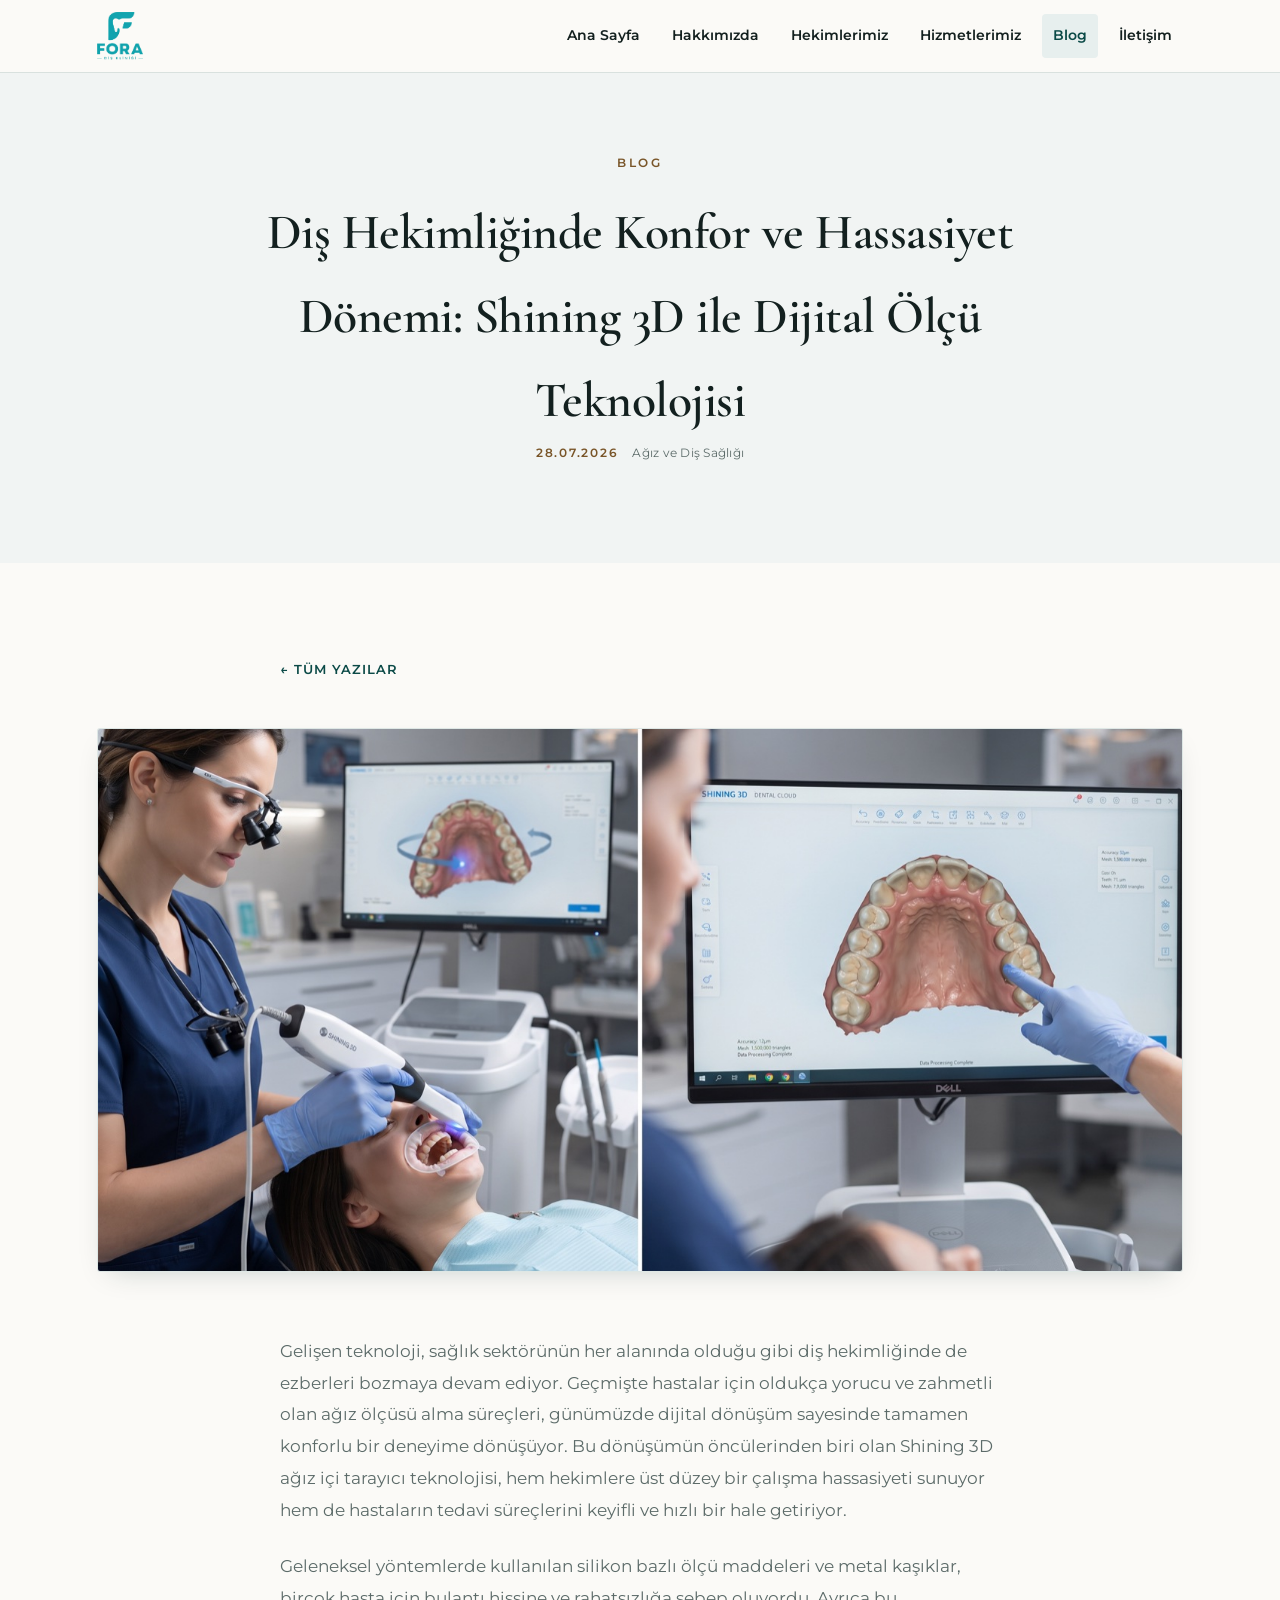
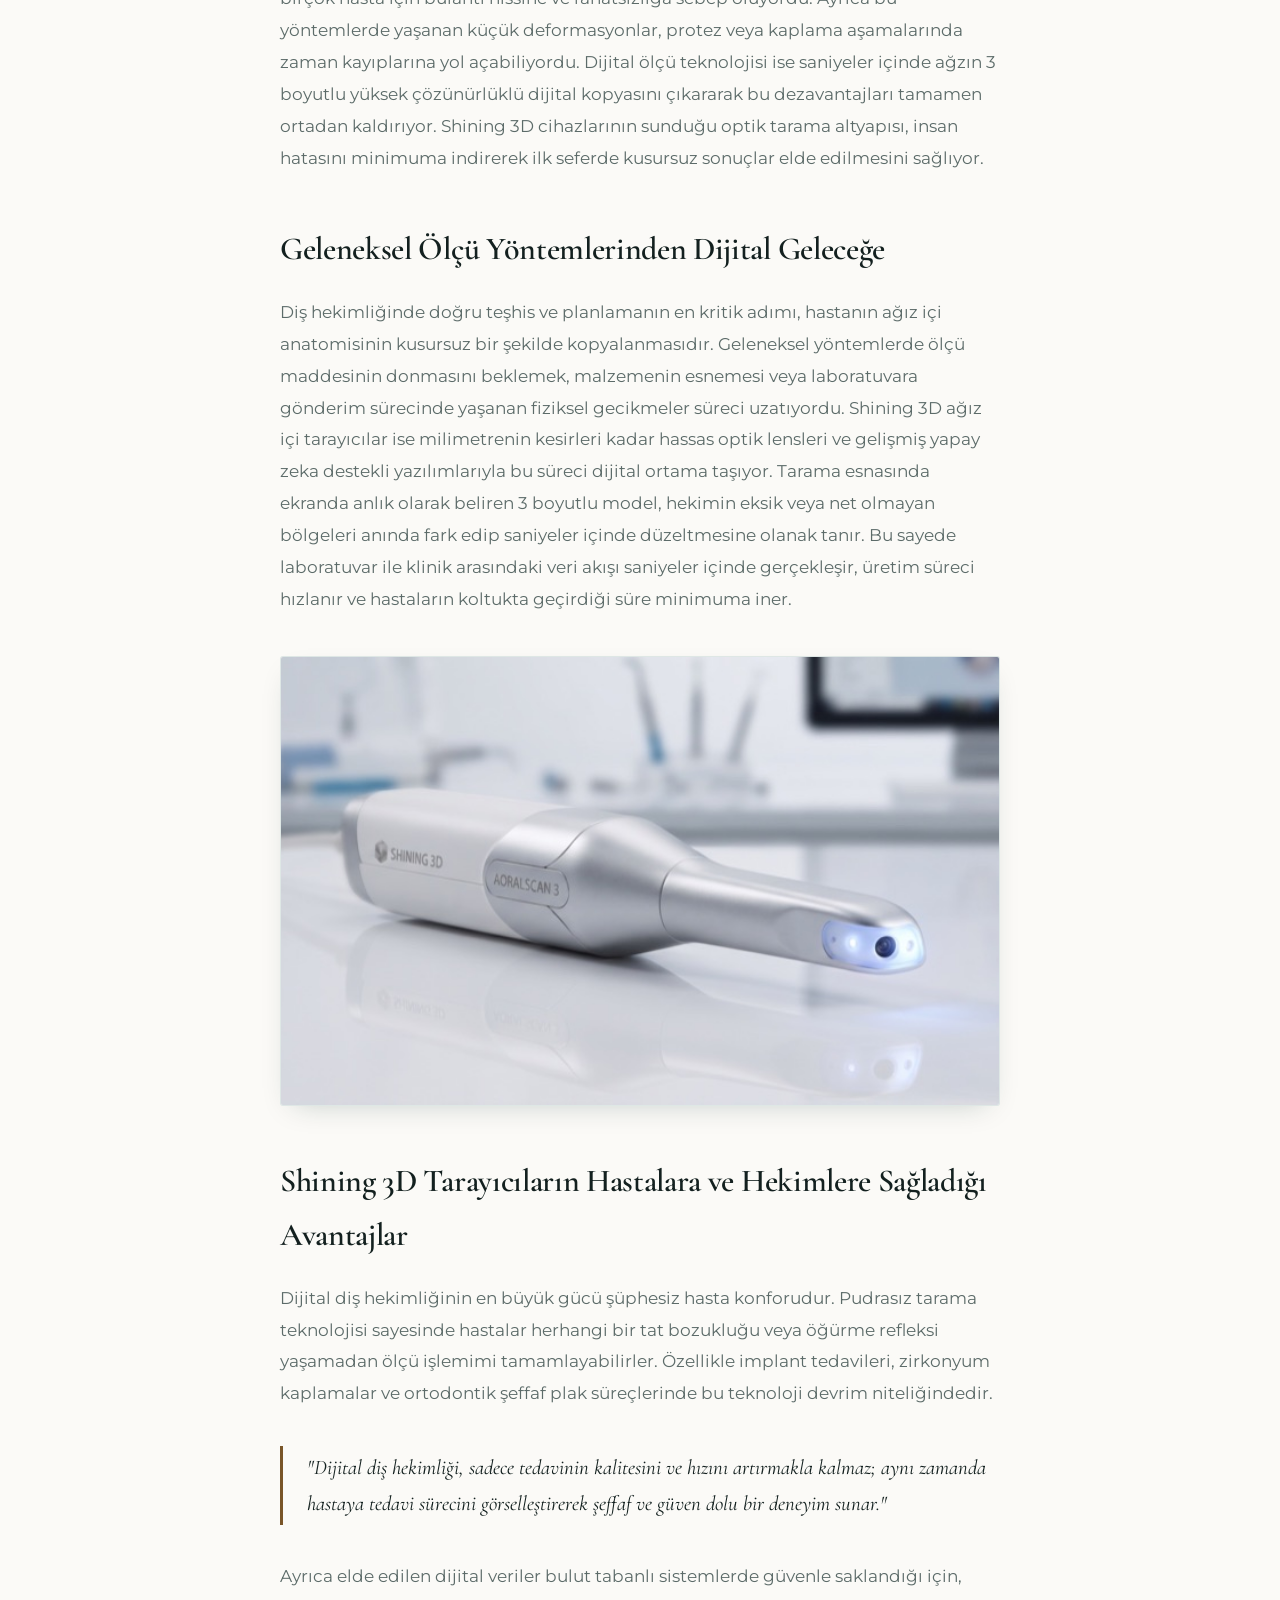
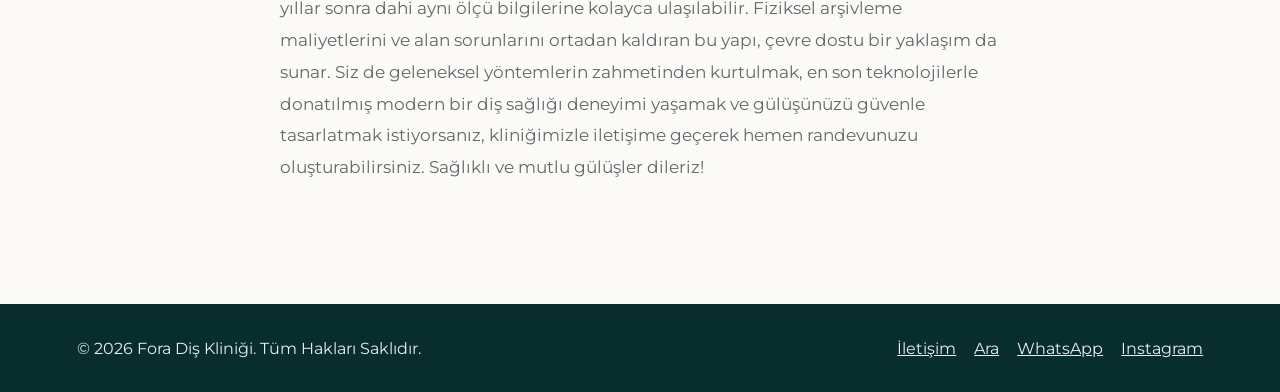
<file: gebze-dijital-olcu.html>
<!doctype html>
<html lang="tr">
<head>
    <meta charset="utf-8">
    <meta name="viewport" content="width=device-width, initial-scale=1">
    <meta name="theme-color" content="#0b4a47">
    <meta name="robots" content="noindex, follow">
    <title>Diş Hekimliğinde Konfor ve Hassasiyet Dönemi: Shining 3D ile Dijital Ölçü Teknolojisi | Fora Diş Kliniği Blog</title>
    <meta name="description" content="Dijital diş hekimliği, sadece tedavinin kalitesini ve hızını artırmakla kalmaz; aynı zamanda">
    <link rel="canonical" href="https://yanalake.github.io/fora-klinik-preview/gebze-dijital-olcu.html">
    <meta property="og:type" content="article">
    <meta property="og:title" content="Diş Hekimliğinde Konfor ve Hassasiyet Dönemi: Shining 3D ile Dijital Ölçü Teknolojisi | Fora Diş Kliniği Blog">
    <meta property="og:description" content="Dijital diş hekimliği, sadece tedavinin kalitesini ve hızını artırmakla kalmaz; aynı zamanda">
    <meta property="og:url" content="https://yanalake.github.io/fora-klinik-preview/gebze-dijital-olcu.html">
    <meta property="og:image" content="https://yanalake.github.io/fora-klinik-preview/assets/klinik/blogg5.jpg">
    <meta property="og:image:alt" content="Shining 3d">
    <meta property="og:locale" content="tr_TR">
    <meta name="twitter:card" content="summary_large_image">
    <meta name="twitter:image" content="https://yanalake.github.io/fora-klinik-preview/assets/klinik/blogg5.jpg">
    <link rel="icon" href="assets/favicon.png" type="image/png">
    <link rel="preconnect" href="https://fonts.googleapis.com">
    <link rel="preconnect" href="https://fonts.gstatic.com" crossorigin>
    <link rel="stylesheet" href="https://fonts.googleapis.com/css2?family=Cormorant+Garamond:ital,wght@0,400;0,600;1,400&family=Montserrat:wght@400;500;600&display=swap">
    <link rel="stylesheet" href="assets/style.css">
    <script defer src="assets/nav.js"></script>
    <script type="application/ld+json">{"@context": "https://schema.org", "@type": "BlogPosting", "headline": "Diş Hekimliğinde Konfor ve Hassasiyet Dönemi: Shining 3D ile Dijital Ölçü Teknolojisi", "description": "Dijital diş hekimliği, sadece tedavinin kalitesini ve hızını artırmakla kalmaz; aynı zamanda", "image": "https://yanalake.github.io/fora-klinik-preview/assets/klinik/blogg5.jpg", "datePublished": "2026-07-28", "dateModified": "2026-07-28", "mainEntityOfPage": "https://yanalake.github.io/fora-klinik-preview/gebze-dijital-olcu.html", "publisher": {"@type": "Organization", "name": "Fora Diş Kliniği"}}</script>
</head>
<body>
    <a class="skip-link" href="#ana-icerik">Ana içeriğe geç</a>
    <svg class="icon-definitions" width="0" height="0" aria-hidden="true" focusable="false" xmlns="http://www.w3.org/2000/svg">
  <symbol id="icon-bars" viewBox="0 0 24 24"><path d="M4 6h16M4 12h16M4 18h16"/></symbol>
  <symbol id="icon-couch" viewBox="0 0 24 24"><path d="M4 13V9a3 3 0 0 1 3-3h10a3 3 0 0 1 3 3v4M5 19v2m14-2v2M5 13a2 2 0 1 0-4 0v4a2 2 0 0 0 2 2h18a2 2 0 0 0 2-2v-4a2 2 0 1 0-4 0v2H5z"/></symbol>
  <symbol id="icon-camera" viewBox="0 0 24 24"><path d="M8 5l2-2h4l2 2h4a2 2 0 0 1 2 2v12H2V7a2 2 0 0 1 2-2z"/><circle cx="12" cy="12" r="4"/></symbol>
  <symbol id="icon-microchip" viewBox="0 0 24 24"><rect x="6" y="6" width="12" height="12" rx="2"/><path d="M10 2v4m4-4v4m-4 12v4m4-4v4M2 10h4m-4 4h4m12-4h4m-4 4h4m-12-4h4v4h-4z"/></symbol>
  <symbol id="icon-magic" viewBox="0 0 24 24"><path d="M3 21l12-12 3 3L6 24M15 4V1m4 6h4m-3-3 2-2M5 6v4M3 8h4"/></symbol>
  <symbol id="icon-map-marker-alt" viewBox="0 0 24 24"><path d="M20 10c0 6-8 12-8 12S4 16 4 10a8 8 0 1 1 16 0z"/><circle cx="12" cy="10" r="2.5"/></symbol>
  <symbol id="icon-phone-alt" viewBox="0 0 24 24"><path d="M5 3h4l2 6-3 2a14 14 0 0 0 5 5l2-3 6 2v4c0 1-1 2-2 2C10 21 3 14 3 5c0-1 1-2 2-2z"/></symbol>
  <symbol id="icon-clock" viewBox="0 0 24 24"><circle cx="12" cy="12" r="9"/><path d="M12 7v5l3 2"/></symbol>
  <symbol id="icon-instagram" viewBox="0 0 24 24"><rect x="3" y="3" width="18" height="18" rx="5"/><circle cx="12" cy="12" r="4"/><path d="M17.5 6.5h.01"/></symbol>
  <symbol id="icon-grip-lines" viewBox="0 0 24 24"><path d="M5 9h14M5 15h14"/><rect x="3" y="4" width="18" height="16" rx="4"/></symbol>
  <symbol id="icon-shield-alt" viewBox="0 0 24 24"><path d="M12 2l8 4v6c0 5-8 10-8 10s-8-5-8-10V6zM9 12l2 2 4-4"/></symbol>
  <symbol id="icon-hand-holding-heart" viewBox="0 0 24 24"><path d="M12 12 8 8a2.8 2.8 0 0 1 4-4 2.8 2.8 0 0 1 4 4zm-8 8h12l5-5c-1-1-2-1-3 0l-3 2h-4l4-1c0-2-1-2-2-2H7l-3 2H2v4z"/></symbol>
  <symbol id="icon-child" viewBox="0 0 24 24"><circle cx="12" cy="4" r="2"/><path d="M4 8l5 2h6l5-2m-8 2v5l-3 6m3-6 3 6"/></symbol>
  <symbol id="icon-syringe" viewBox="0 0 24 24"><path d="m3 21 5-5m5-9 4 4 4-4m-5-5 6 6M8 16l-2-2 7-7 4 4-7 7z"/></symbol>
  <symbol id="icon-tooth" viewBox="0 0 24 24"><path d="M12 5c-2 0-3-2-6-1-4 1-4 6-2 10 2 5 2 8 4 8 2 0 1-7 4-7s2 7 4 7c2 0 2-3 4-8 2-4 2-9-2-10-3-1-4 1-6 1z"/></symbol>
</svg>

    <header class="site-header">
        <div class="site-header-inner">
            <a class="brand" href="index.html" aria-label="Fora Diş Kliniği ana sayfa">
                <img src="assets/fora-logo.png" width="501" height="532" alt="">
            </a>
            <button type="button" class="nav-toggle" aria-expanded="false" aria-controls="site-navigation">
                <svg class="icon" aria-hidden="true"><use href="#icon-bars"></use></svg> Menü
            </button>
            <nav id="site-navigation" aria-label="Ana menü">
                <ul><li><a href="index.html">Ana Sayfa</a></li><li><a href="hakkimizda.html">Hakkımızda</a></li><li><a href="hekimlerimiz.html">Hekimlerimiz</a></li><li><a href="hizmetlerimiz.html">Hizmetlerimiz</a></li><li><a href="blog.html" aria-current="page">Blog</a></li><li><a href="iletisim.html">İletişim</a></li></ul>
            </nav>
        </div>
    </header>
    <main id="ana-icerik" tabindex="-1">
        <article>
            <header class="page-hero">
                <span class="eyebrow">Blog</span>
                <h1>Diş Hekimliğinde Konfor ve Hassasiyet Dönemi: Shining 3D ile Dijital Ölçü Teknolojisi</h1>
                <div class="article-meta"><time datetime="2026-07-28">28.07.2026</time><span>Ağız ve Diş Sağlığı</span></div>
            </header>
            <section class="section">
                <a href="blog.html" class="back-to-blog">← Tüm Yazılar</a>
                <div class="article-cover framed"><img src="assets/klinik/blogg5.jpg" alt="Shining 3d" loading="eager" decoding="async" width="1440" height="785" srcset="assets/klinik/blogg5-mobil.jpg 720w, assets/klinik/blogg5.jpg 1440w" sizes="(max-width: 760px) 92vw, 1100px"></div>
                <div class="article-body"><p>Gelişen teknoloji, sağlık sektörünün her alanında olduğu gibi diş hekimliğinde de ezberleri bozmaya devam ediyor.
  Geçmişte hastalar için oldukça yorucu ve zahmetli olan ağız ölçüsü alma süreçleri, günümüzde dijital dönüşüm sayesinde
  tamamen konforlu bir deneyime dönüşüyor. Bu dönüşümün öncülerinden biri olan Shining 3D ağız içi tarayıcı teknolojisi,
  hem hekimlere üst düzey bir çalışma hassasiyeti sunuyor hem de hastaların tedavi süreçlerini keyifli ve hızlı bir hale getiriyor.</p>

<p>Geleneksel yöntemlerde kullanılan silikon bazlı ölçü maddeleri ve metal kaşıklar, birçok hasta için bulantı hissine ve rahatsızlığa sebep oluyordu.
  Ayrıca bu yöntemlerde yaşanan küçük deformasyonlar, protez veya kaplama aşamalarında zaman kayıplarına yol açabiliyordu. Dijital ölçü teknolojisi ise
  saniyeler içinde ağzın 3 boyutlu yüksek çözünürlüklü dijital kopyasını çıkararak bu dezavantajları tamamen ortadan kaldırıyor.
  Shining 3D cihazlarının sunduğu optik tarama altyapısı, insan hatasını minimuma indirerek ilk seferde kusursuz sonuçlar elde edilmesini sağlıyor.</p>

<h2>Geleneksel Ölçü Yöntemlerinden Dijital Geleceğe</h2>
<p>Diş hekimliğinde doğru teşhis ve planlamanın en kritik adımı, hastanın ağız içi anatomisinin kusursuz bir şekilde kopyalanmasıdır.
  Geleneksel yöntemlerde ölçü maddesinin donmasını beklemek, malzemenin esnemesi veya laboratuvara gönderim sürecinde yaşanan fiziksel gecikmeler süreci uzatıyordu.

  Shining 3D ağız içi tarayıcılar ise milimetrenin kesirleri kadar hassas optik lensleri ve gelişmiş yapay zeka destekli yazılımlarıyla bu süreci dijital ortama taşıyor.
  Tarama esnasında ekranda anlık olarak beliren 3 boyutlu model, hekimin eksik veya net olmayan bölgeleri anında fark edip saniyeler içinde düzeltmesine olanak tanır.
  Bu sayede laboratuvar ile klinik arasındaki veri akışı saniyeler içinde gerçekleşir, üretim süreci hızlanır ve hastaların koltukta geçirdiği süre minimuma iner.</p>

<div class="framed">
    <img src="assets/klinik/blogg6.jpg" alt="Shining 3d" loading="lazy" decoding="async" width="1440" height="785" srcset="assets/klinik/blogg6-mobil.jpg 720w, assets/klinik/blogg6.jpg 1440w" sizes="(max-width: 760px) 92vw, 720px">
</div>

<h2>Shining 3D Tarayıcıların Hastalara ve Hekimlere Sağladığı Avantajlar</h2>
<p>Dijital diş hekimliğinin en büyük gücü şüphesiz hasta konforudur. Pudrasız tarama teknolojisi sayesinde hastalar herhangi bir tat bozukluğu veya öğürme refleksi yaşamadan ölçü işlemimi tamamlayabilirler.
  Özellikle implant tedavileri, zirkonyum kaplamalar ve ortodontik şeffaf plak süreçlerinde bu teknoloji devrim niteliğindedir.</p>

<blockquote>"Dijital diş hekimliği, sadece tedavinin kalitesini ve hızını artırmakla kalmaz; aynı zamanda hastaya tedavi sürecini görselleştirerek şeffaf ve güven dolu bir deneyim sunar."</blockquote>

<p>Ayrıca elde edilen dijital veriler bulut tabanlı sistemlerde güvenle saklandığı için, yıllar sonra dahi aynı ölçü bilgilerine kolayca ulaşılabilir.
  Fiziksel arşivleme maliyetlerini ve alan sorunlarını ortadan kaldıran bu yapı, çevre dostu bir yaklaşım da sunar.
  Siz de geleneksel yöntemlerin zahmetinden kurtulmak, en son teknolojilerle donatılmış modern bir diş sağlığı deneyimi yaşamak ve gülüşünüzü güvenle tasarlatmak istiyorsanız,
  kliniğimizle iletişime geçerek hemen randevunuzu oluşturabilirsiniz. Sağlıklı ve mutlu gülüşler dileriz!</p></div>
            </section>
        </article>
    </main>
    <footer class="site-footer">
        <div class="footer-inner">
            <p>&copy; 2026 Fora Diş Kliniği. Tüm Hakları Saklıdır.</p>
            <ul>
                <li><a href="iletisim.html">İletişim</a></li>
                <li><a href="tel:+905469713561">Ara</a></li>
                <li><a href="https://wa.me/905469713561" target="_blank" rel="noopener noreferrer">WhatsApp</a></li>
                <li><a href="https://www.instagram.com/fora.dis.klinigi/" target="_blank" rel="noopener noreferrer">Instagram</a></li>
            </ul>
        </div>
    </footer>
</body>
</html>
</file>
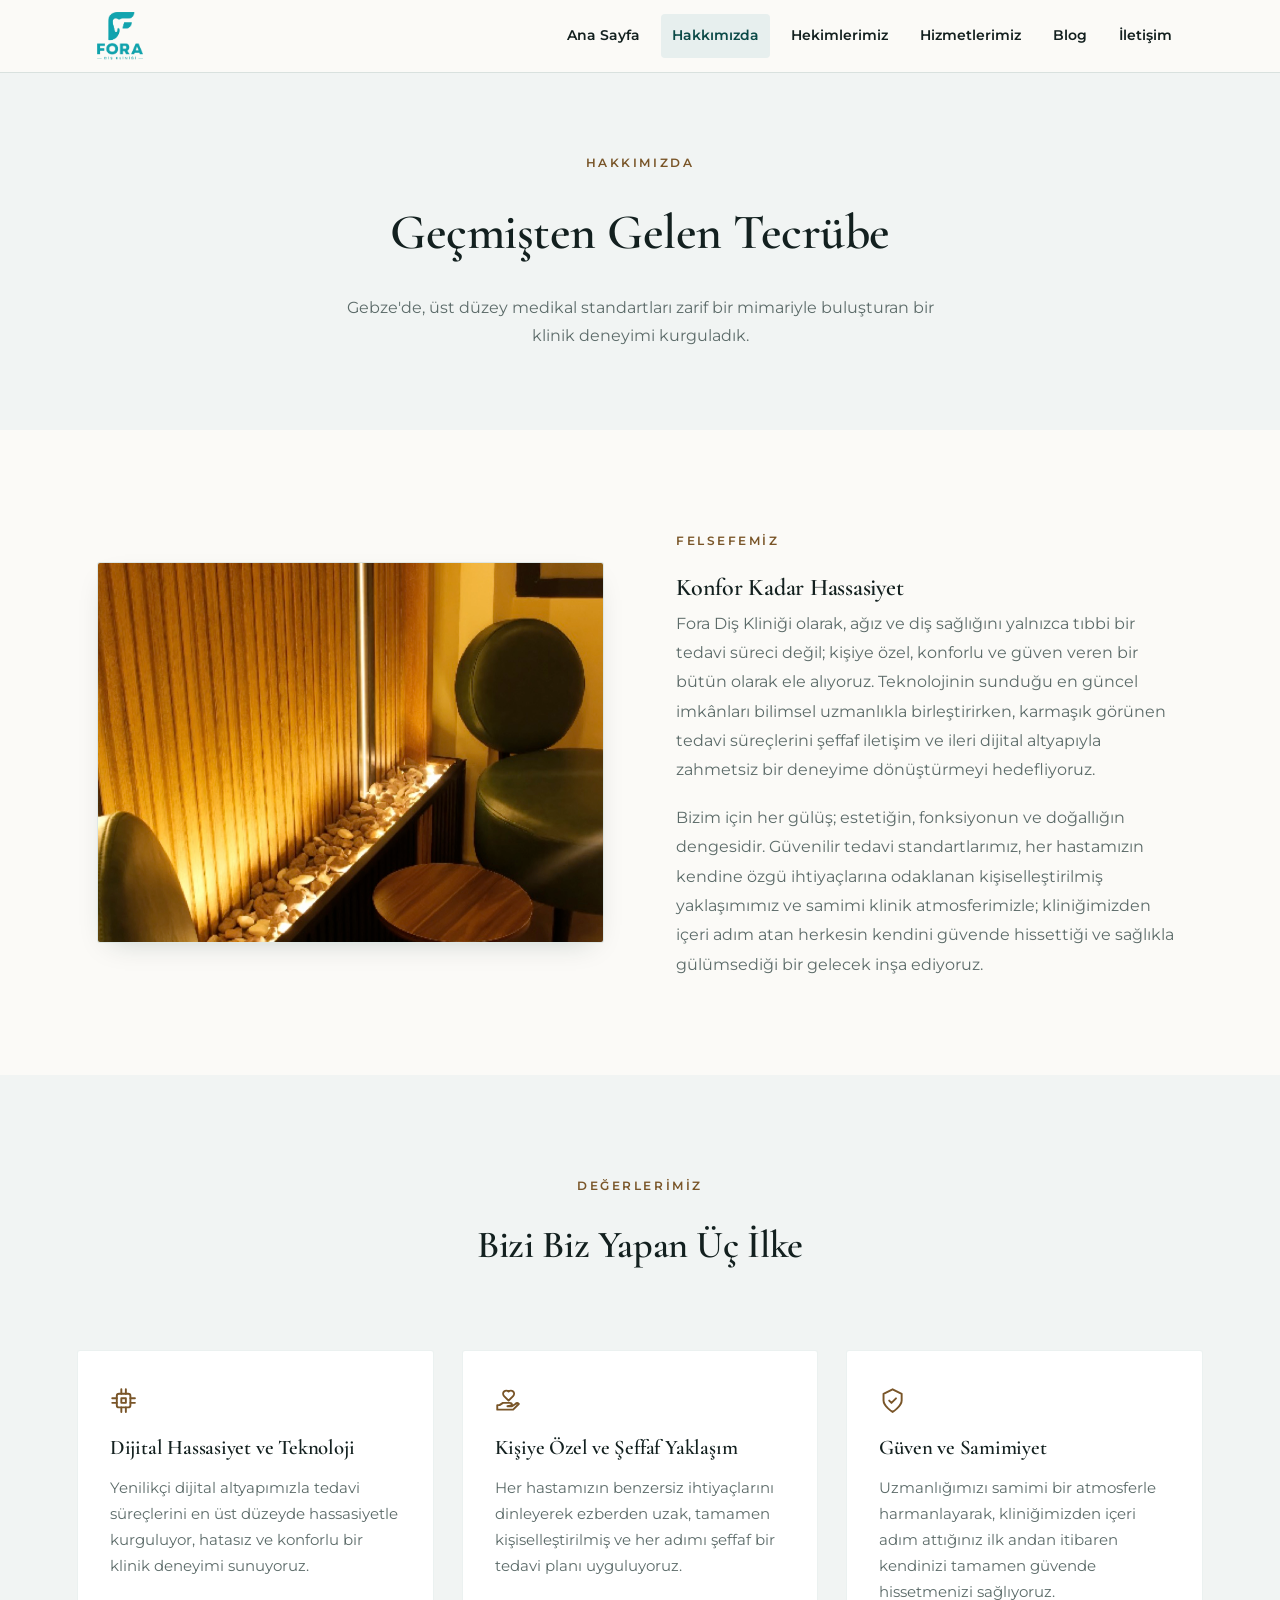
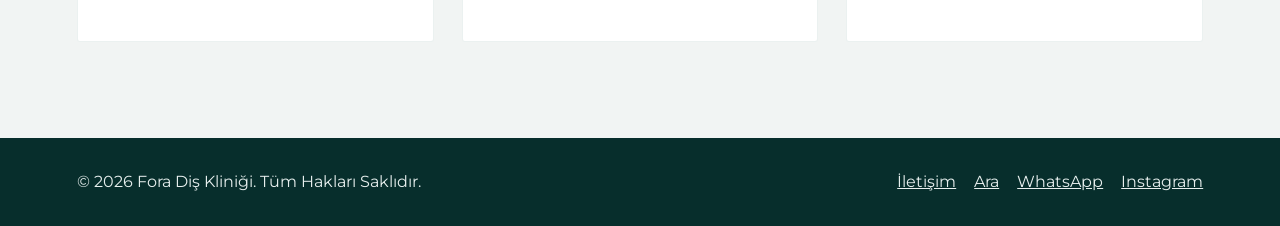
<file: hakkimizda.html>
<!doctype html>
<html lang="tr">
<head>
    <meta charset="utf-8">
    <meta name="viewport" content="width=device-width, initial-scale=1">
    <meta name="theme-color" content="#0b4a47">
    <meta name="robots" content="noindex, follow">
    <title>Hakkımızda | Fora Diş Kliniği</title>
    <meta name="description" content="Fora Diş Kliniği&#x27;nin felsefesi, yaklaşımı ve Gebze&#x27;deki premium klinik deneyimi hakkında.">
    <link rel="canonical" href="https://yanalake.github.io/fora-klinik-preview/hakkimizda.html">
    <meta property="og:type" content="website">
    <meta property="og:title" content="Hakkımızda | Fora Diş Polikliniği">
    <meta property="og:description" content="Fora Diş Kliniği&#x27;nin felsefesi, yaklaşımı ve Gebze&#x27;deki premium klinik deneyimi hakkında.">
    <meta property="og:url" content="https://yanalake.github.io/fora-klinik-preview/hakkimizda.html">
    <meta property="og:image" content="https://yanalake.github.io/fora-klinik-preview/assets/klinik/lobi2.jpg">
    <meta property="og:image:alt" content="Fora Diş Kliniği">
    <meta property="og:locale" content="tr_TR">
    <meta name="twitter:card" content="summary_large_image">
    <meta name="twitter:image" content="https://yanalake.github.io/fora-klinik-preview/assets/klinik/lobi2.jpg">
    <link rel="icon" href="assets/favicon.png" type="image/png">
    <link rel="preconnect" href="https://fonts.googleapis.com">
    <link rel="preconnect" href="https://fonts.gstatic.com" crossorigin>
    <link rel="stylesheet" href="https://fonts.googleapis.com/css2?family=Cormorant+Garamond:ital,wght@0,400;0,600;1,400&family=Montserrat:wght@400;500;600&display=swap">
    <link rel="stylesheet" href="assets/style.css">
    <script defer src="assets/nav.js"></script>
    
</head>
<body>
    <a class="skip-link" href="#ana-icerik">Ana içeriğe geç</a>
    <svg class="icon-definitions" width="0" height="0" aria-hidden="true" focusable="false" xmlns="http://www.w3.org/2000/svg">
  <symbol id="icon-bars" viewBox="0 0 24 24"><path d="M4 6h16M4 12h16M4 18h16"/></symbol>
  <symbol id="icon-couch" viewBox="0 0 24 24"><path d="M4 13V9a3 3 0 0 1 3-3h10a3 3 0 0 1 3 3v4M5 19v2m14-2v2M5 13a2 2 0 1 0-4 0v4a2 2 0 0 0 2 2h18a2 2 0 0 0 2-2v-4a2 2 0 1 0-4 0v2H5z"/></symbol>
  <symbol id="icon-camera" viewBox="0 0 24 24"><path d="M8 5l2-2h4l2 2h4a2 2 0 0 1 2 2v12H2V7a2 2 0 0 1 2-2z"/><circle cx="12" cy="12" r="4"/></symbol>
  <symbol id="icon-microchip" viewBox="0 0 24 24"><rect x="6" y="6" width="12" height="12" rx="2"/><path d="M10 2v4m4-4v4m-4 12v4m4-4v4M2 10h4m-4 4h4m12-4h4m-4 4h4m-12-4h4v4h-4z"/></symbol>
  <symbol id="icon-magic" viewBox="0 0 24 24"><path d="M3 21l12-12 3 3L6 24M15 4V1m4 6h4m-3-3 2-2M5 6v4M3 8h4"/></symbol>
  <symbol id="icon-map-marker-alt" viewBox="0 0 24 24"><path d="M20 10c0 6-8 12-8 12S4 16 4 10a8 8 0 1 1 16 0z"/><circle cx="12" cy="10" r="2.5"/></symbol>
  <symbol id="icon-phone-alt" viewBox="0 0 24 24"><path d="M5 3h4l2 6-3 2a14 14 0 0 0 5 5l2-3 6 2v4c0 1-1 2-2 2C10 21 3 14 3 5c0-1 1-2 2-2z"/></symbol>
  <symbol id="icon-clock" viewBox="0 0 24 24"><circle cx="12" cy="12" r="9"/><path d="M12 7v5l3 2"/></symbol>
  <symbol id="icon-instagram" viewBox="0 0 24 24"><rect x="3" y="3" width="18" height="18" rx="5"/><circle cx="12" cy="12" r="4"/><path d="M17.5 6.5h.01"/></symbol>
  <symbol id="icon-grip-lines" viewBox="0 0 24 24"><path d="M5 9h14M5 15h14"/><rect x="3" y="4" width="18" height="16" rx="4"/></symbol>
  <symbol id="icon-shield-alt" viewBox="0 0 24 24"><path d="M12 2l8 4v6c0 5-8 10-8 10s-8-5-8-10V6zM9 12l2 2 4-4"/></symbol>
  <symbol id="icon-hand-holding-heart" viewBox="0 0 24 24"><path d="M12 12 8 8a2.8 2.8 0 0 1 4-4 2.8 2.8 0 0 1 4 4zm-8 8h12l5-5c-1-1-2-1-3 0l-3 2h-4l4-1c0-2-1-2-2-2H7l-3 2H2v4z"/></symbol>
  <symbol id="icon-child" viewBox="0 0 24 24"><circle cx="12" cy="4" r="2"/><path d="M4 8l5 2h6l5-2m-8 2v5l-3 6m3-6 3 6"/></symbol>
  <symbol id="icon-syringe" viewBox="0 0 24 24"><path d="m3 21 5-5m5-9 4 4 4-4m-5-5 6 6M8 16l-2-2 7-7 4 4-7 7z"/></symbol>
  <symbol id="icon-tooth" viewBox="0 0 24 24"><path d="M12 5c-2 0-3-2-6-1-4 1-4 6-2 10 2 5 2 8 4 8 2 0 1-7 4-7s2 7 4 7c2 0 2-3 4-8 2-4 2-9-2-10-3-1-4 1-6 1z"/></symbol>
</svg>

    <header class="site-header">
        <div class="site-header-inner">
            <a class="brand" href="index.html" aria-label="Fora Diş Kliniği ana sayfa">
                <img src="assets/fora-logo.png" width="501" height="532" alt="">
            </a>
            <button type="button" class="nav-toggle" aria-expanded="false" aria-controls="site-navigation">
                <svg class="icon" aria-hidden="true"><use href="#icon-bars"></use></svg> Menü
            </button>
            <nav id="site-navigation" aria-label="Ana menü">
                <ul><li><a href="index.html">Ana Sayfa</a></li><li><a href="hakkimizda.html" aria-current="page">Hakkımızda</a></li><li><a href="hekimlerimiz.html">Hekimlerimiz</a></li><li><a href="hizmetlerimiz.html">Hizmetlerimiz</a></li><li><a href="blog.html">Blog</a></li><li><a href="iletisim.html">İletişim</a></li></ul>
            </nav>
        </div>
    </header>
    <main id="ana-icerik" tabindex="-1">
        <section class="page-hero">
        <span class="eyebrow">Hakkımızda</span>
        <h1>Geçmişten Gelen Tecrübe</h1>
        <p>Gebze'de, üst düzey medikal standartları zarif bir mimariyle buluşturan bir klinik deneyimi kurguladık.</p>
    </section>

    <section class="section" aria-labelledby="felsefe-baslik">
        <div class="feature-block">
            <div class="feature-image framed">
                <img src="assets/klinik/fora-bekleme-alani.jpg" alt="Fora Diş Polikliniği iç mekan" loading="lazy" decoding="async" width="808" height="1440" srcset="assets/klinik/fora-bekleme-alani-mobil.jpg 404w, assets/klinik/fora-bekleme-alani.jpg 808w" sizes="(max-width: 760px) 92vw, 720px">
            </div>
            <div class="feature-text">
                <span class="eyebrow">Felsefemiz</span>
                <h2 id="felsefe-baslik">Konfor Kadar Hassasiyet</h2>
                <p>Fora Diş Kliniği olarak, ağız ve diş sağlığını yalnızca tıbbi bir tedavi süreci değil; kişiye özel, konforlu ve güven veren bir bütün olarak ele alıyoruz. Teknolojinin sunduğu en güncel imkânları bilimsel uzmanlıkla birleştirirken, karmaşık görünen tedavi süreçlerini şeffaf iletişim ve ileri dijital altyapıyla zahmetsiz bir deneyime dönüştürmeyi hedefliyoruz.</p>
                <p>Bizim için her gülüş; estetiğin, fonksiyonun ve doğallığın dengesidir. Güvenilir tedavi standartlarımız, her hastamızın kendine özgü ihtiyaçlarına odaklanan kişiselleştirilmiş yaklaşımımız ve samimi klinik atmosferimizle; kliniğimizden içeri adım atan herkesin kendini güvende hissettiği ve sağlıkla gülümsediği bir gelecek inşa ediyoruz.</p>
            </div>
        </div>
    </section>

    <section class="section section-alt" aria-labelledby="degerler-baslik">
        <div class="section-header">
            <span class="eyebrow">Değerlerimiz</span>
            <h2 id="degerler-baslik">Bizi Biz Yapan Üç İlke</h2>
            <p></p>
        </div>
        <div class="service-grid">
            <div class="service-card">
                <svg class="icon" aria-hidden="true"><use href="#icon-microchip"></use></svg> <h3>Dijital Hassasiyet ve Teknoloji</h3>
                <p>Yenilikçi dijital altyapımızla tedavi süreçlerini en üst düzeyde hassasiyetle kurguluyor, hatasız ve konforlu bir klinik deneyimi sunuyoruz.</p>
            </div>
            <div class="service-card">
                <svg class="icon" aria-hidden="true"><use href="#icon-hand-holding-heart"></use></svg> <h3>Kişiye Özel ve Şeffaf Yaklaşım</h3>
                <p>Her hastamızın benzersiz ihtiyaçlarını dinleyerek ezberden uzak, tamamen kişiselleştirilmiş ve her adımı şeffaf bir tedavi planı uyguluyoruz.</p>
            </div>
            <div class="service-card">
                <svg class="icon" aria-hidden="true"><use href="#icon-shield-alt"></use></svg> <h3>Güven ve Samimiyet</h3>
                <p>Uzmanlığımızı samimi bir atmosferle harmanlayarak, kliniğimizden içeri adım attığınız ilk andan itibaren kendinizi tamamen güvende hissetmenizi sağlıyoruz.</p>
            </div>
        </div>
    </section>

    </main>
    <footer class="site-footer">
        <div class="footer-inner">
            <p>&copy; 2026 Fora Diş Kliniği. Tüm Hakları Saklıdır.</p>
            <ul>
                <li><a href="iletisim.html">İletişim</a></li>
                <li><a href="tel:+905469713561">Ara</a></li>
                <li><a href="https://wa.me/905469713561" target="_blank" rel="noopener noreferrer">WhatsApp</a></li>
                <li><a href="https://www.instagram.com/fora.dis.klinigi/" target="_blank" rel="noopener noreferrer">Instagram</a></li>
            </ul>
        </div>
    </footer>
</body>
</html>
</file>
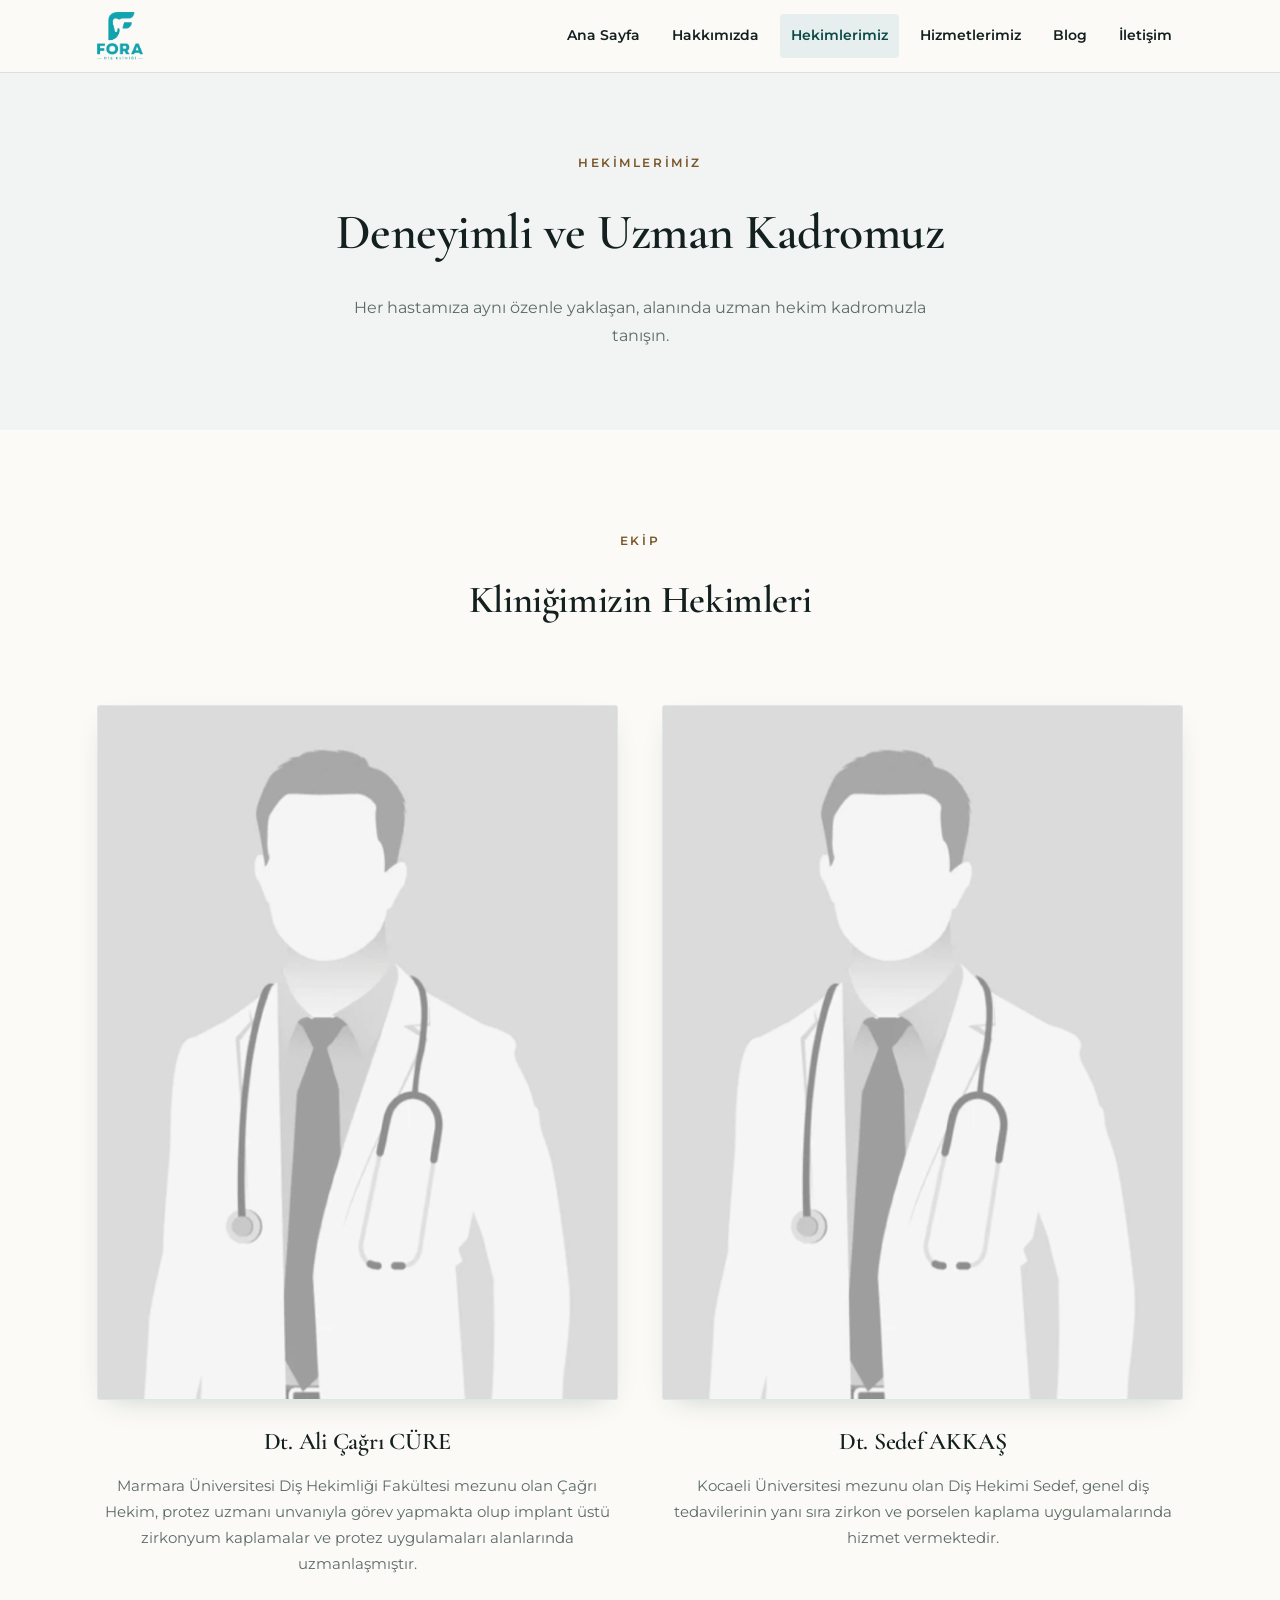
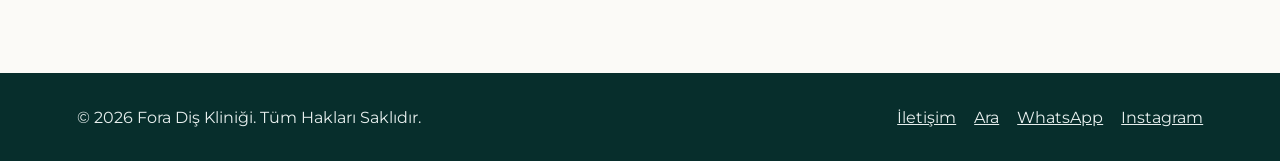
<file: hekimlerimiz.html>
<!doctype html>
<html lang="tr">
<head>
    <meta charset="utf-8">
    <meta name="viewport" content="width=device-width, initial-scale=1">
    <meta name="theme-color" content="#0b4a47">
    <meta name="robots" content="noindex, follow">
    <title>Hekimlerimiz | Fora Diş Kliniği</title>
    <meta name="description" content="Fora Diş Kliniği hekim kadromuz ve uzmanlık alanları.">
    <link rel="canonical" href="https://yanalake.github.io/fora-klinik-preview/hekimlerimiz.html">
    <meta property="og:type" content="website">
    <meta property="og:title" content="Hekimlerimiz | Fora Diş Kliniği">
    <meta property="og:description" content="Fora Diş Kliniği hekim kadromuz ve uzmanlık alanları.">
    <meta property="og:url" content="https://yanalake.github.io/fora-klinik-preview/hekimlerimiz.html">
    <meta property="og:image" content="https://yanalake.github.io/fora-klinik-preview/assets/klinik/lobi2.jpg">
    <meta property="og:image:alt" content="Fora Diş Kliniği">
    <meta property="og:locale" content="tr_TR">
    <meta name="twitter:card" content="summary_large_image">
    <meta name="twitter:image" content="https://yanalake.github.io/fora-klinik-preview/assets/klinik/lobi2.jpg">
    <link rel="icon" href="assets/favicon.png" type="image/png">
    <link rel="preconnect" href="https://fonts.googleapis.com">
    <link rel="preconnect" href="https://fonts.gstatic.com" crossorigin>
    <link rel="stylesheet" href="https://fonts.googleapis.com/css2?family=Cormorant+Garamond:ital,wght@0,400;0,600;1,400&family=Montserrat:wght@400;500;600&display=swap">
    <link rel="stylesheet" href="assets/style.css">
    <script defer src="assets/nav.js"></script>
    
</head>
<body>
    <a class="skip-link" href="#ana-icerik">Ana içeriğe geç</a>
    <svg class="icon-definitions" width="0" height="0" aria-hidden="true" focusable="false" xmlns="http://www.w3.org/2000/svg">
  <symbol id="icon-bars" viewBox="0 0 24 24"><path d="M4 6h16M4 12h16M4 18h16"/></symbol>
  <symbol id="icon-couch" viewBox="0 0 24 24"><path d="M4 13V9a3 3 0 0 1 3-3h10a3 3 0 0 1 3 3v4M5 19v2m14-2v2M5 13a2 2 0 1 0-4 0v4a2 2 0 0 0 2 2h18a2 2 0 0 0 2-2v-4a2 2 0 1 0-4 0v2H5z"/></symbol>
  <symbol id="icon-camera" viewBox="0 0 24 24"><path d="M8 5l2-2h4l2 2h4a2 2 0 0 1 2 2v12H2V7a2 2 0 0 1 2-2z"/><circle cx="12" cy="12" r="4"/></symbol>
  <symbol id="icon-microchip" viewBox="0 0 24 24"><rect x="6" y="6" width="12" height="12" rx="2"/><path d="M10 2v4m4-4v4m-4 12v4m4-4v4M2 10h4m-4 4h4m12-4h4m-4 4h4m-12-4h4v4h-4z"/></symbol>
  <symbol id="icon-magic" viewBox="0 0 24 24"><path d="M3 21l12-12 3 3L6 24M15 4V1m4 6h4m-3-3 2-2M5 6v4M3 8h4"/></symbol>
  <symbol id="icon-map-marker-alt" viewBox="0 0 24 24"><path d="M20 10c0 6-8 12-8 12S4 16 4 10a8 8 0 1 1 16 0z"/><circle cx="12" cy="10" r="2.5"/></symbol>
  <symbol id="icon-phone-alt" viewBox="0 0 24 24"><path d="M5 3h4l2 6-3 2a14 14 0 0 0 5 5l2-3 6 2v4c0 1-1 2-2 2C10 21 3 14 3 5c0-1 1-2 2-2z"/></symbol>
  <symbol id="icon-clock" viewBox="0 0 24 24"><circle cx="12" cy="12" r="9"/><path d="M12 7v5l3 2"/></symbol>
  <symbol id="icon-instagram" viewBox="0 0 24 24"><rect x="3" y="3" width="18" height="18" rx="5"/><circle cx="12" cy="12" r="4"/><path d="M17.5 6.5h.01"/></symbol>
  <symbol id="icon-grip-lines" viewBox="0 0 24 24"><path d="M5 9h14M5 15h14"/><rect x="3" y="4" width="18" height="16" rx="4"/></symbol>
  <symbol id="icon-shield-alt" viewBox="0 0 24 24"><path d="M12 2l8 4v6c0 5-8 10-8 10s-8-5-8-10V6zM9 12l2 2 4-4"/></symbol>
  <symbol id="icon-hand-holding-heart" viewBox="0 0 24 24"><path d="M12 12 8 8a2.8 2.8 0 0 1 4-4 2.8 2.8 0 0 1 4 4zm-8 8h12l5-5c-1-1-2-1-3 0l-3 2h-4l4-1c0-2-1-2-2-2H7l-3 2H2v4z"/></symbol>
  <symbol id="icon-child" viewBox="0 0 24 24"><circle cx="12" cy="4" r="2"/><path d="M4 8l5 2h6l5-2m-8 2v5l-3 6m3-6 3 6"/></symbol>
  <symbol id="icon-syringe" viewBox="0 0 24 24"><path d="m3 21 5-5m5-9 4 4 4-4m-5-5 6 6M8 16l-2-2 7-7 4 4-7 7z"/></symbol>
  <symbol id="icon-tooth" viewBox="0 0 24 24"><path d="M12 5c-2 0-3-2-6-1-4 1-4 6-2 10 2 5 2 8 4 8 2 0 1-7 4-7s2 7 4 7c2 0 2-3 4-8 2-4 2-9-2-10-3-1-4 1-6 1z"/></symbol>
</svg>

    <header class="site-header">
        <div class="site-header-inner">
            <a class="brand" href="index.html" aria-label="Fora Diş Kliniği ana sayfa">
                <img src="assets/fora-logo.png" width="501" height="532" alt="">
            </a>
            <button type="button" class="nav-toggle" aria-expanded="false" aria-controls="site-navigation">
                <svg class="icon" aria-hidden="true"><use href="#icon-bars"></use></svg> Menü
            </button>
            <nav id="site-navigation" aria-label="Ana menü">
                <ul><li><a href="index.html">Ana Sayfa</a></li><li><a href="hakkimizda.html">Hakkımızda</a></li><li><a href="hekimlerimiz.html" aria-current="page">Hekimlerimiz</a></li><li><a href="hizmetlerimiz.html">Hizmetlerimiz</a></li><li><a href="blog.html">Blog</a></li><li><a href="iletisim.html">İletişim</a></li></ul>
            </nav>
        </div>
    </header>
    <main id="ana-icerik" tabindex="-1">
        <section class="page-hero">
        <span class="eyebrow">Hekimlerimiz</span>
        <h1>Deneyimli ve Uzman Kadromuz</h1>
        <p>Her hastamıza aynı özenle yaklaşan, alanında uzman hekim kadromuzla tanışın.</p>
    </section>

    <section class="section" aria-labelledby="kadro-baslik">
        <div class="section-header">
            <span class="eyebrow">Ekip</span>
            <h2 id="kadro-baslik">Kliniğimizin Hekimleri</h2>
            <p></p>
        </div>

        <div class="people-grid">
            <div class="person-card">
                <div class="person-photo framed">
                    <img src="assets/klinik/hekimemty.jpg" alt="Dt. Ali Çağrı CÜRE fotoğrafı" loading="lazy" decoding="async" width="1229" height="1440" srcset="assets/klinik/hekimemty-mobil.jpg 614w, assets/klinik/hekimemty.jpg 1229w" sizes="(max-width: 760px) 92vw, 720px">
                </div>
                <span class="person-role"></span>
                <h3>Dt. Ali Çağrı CÜRE</h3>
                <p>Marmara Üniversitesi Diş Hekimliği Fakültesi mezunu olan Çağrı Hekim, protez uzmanı unvanıyla görev yapmakta olup implant üstü zirkonyum kaplamalar ve protez uygulamaları alanlarında uzmanlaşmıştır.</p>
            </div>

            <div class="person-card">
                <div class="person-photo framed">
                    <img src="assets/klinik/hekimemty.jpg" alt="Dt. Sedef AKKAŞ fotoğrafı" loading="lazy" decoding="async" width="1229" height="1440" srcset="assets/klinik/hekimemty-mobil.jpg 614w, assets/klinik/hekimemty.jpg 1229w" sizes="(max-width: 760px) 92vw, 720px">
                </div>
                <span class="person-role"></span>
                <h3>Dt. Sedef AKKAŞ</h3>
                <p>Kocaeli Üniversitesi mezunu olan Diş Hekimi Sedef, genel diş tedavilerinin yanı sıra zirkon ve porselen kaplama uygulamalarında hizmet vermektedir.</p>
            </div>
            
        </div>
    </section>

    </main>
    <footer class="site-footer">
        <div class="footer-inner">
            <p>&copy; 2026 Fora Diş Kliniği. Tüm Hakları Saklıdır.</p>
            <ul>
                <li><a href="iletisim.html">İletişim</a></li>
                <li><a href="tel:+905469713561">Ara</a></li>
                <li><a href="https://wa.me/905469713561" target="_blank" rel="noopener noreferrer">WhatsApp</a></li>
                <li><a href="https://www.instagram.com/fora.dis.klinigi/" target="_blank" rel="noopener noreferrer">Instagram</a></li>
            </ul>
        </div>
    </footer>
</body>
</html>
</file>
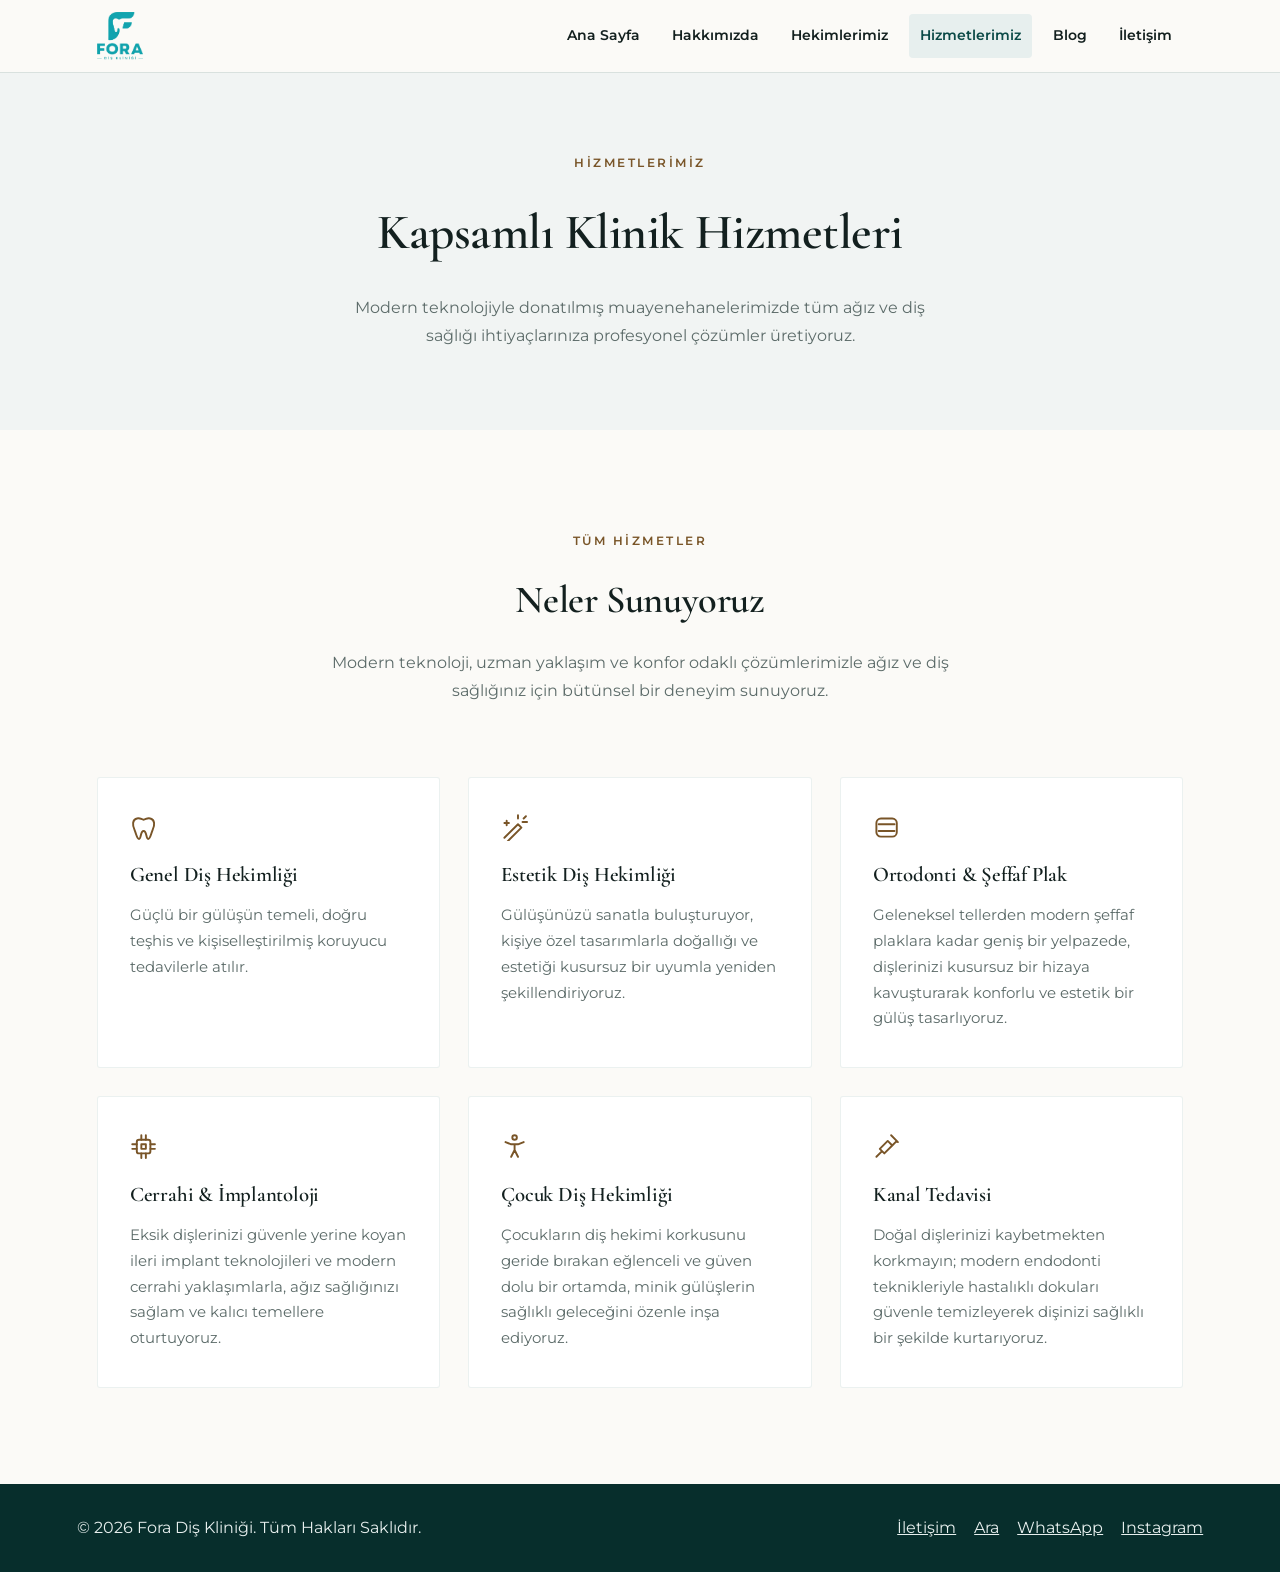
<file: hizmetlerimiz.html>
<!doctype html>
<html lang="tr">
<head>
    <meta charset="utf-8">
    <meta name="viewport" content="width=device-width, initial-scale=1">
    <meta name="theme-color" content="#0b4a47">
    <meta name="robots" content="noindex, follow">
    <title>Hizmetlerimiz | Fora Diş Kliniği</title>
    <meta name="description" content="Fora Diş Kliniği&#x27;nde sunulan tüm ağız ve diş sağlığı hizmetleri: estetik, ortodonti, implantoloji, kanal tedavisi ve daha fazlası.">
    <link rel="canonical" href="https://yanalake.github.io/fora-klinik-preview/hizmetlerimiz.html">
    <meta property="og:type" content="website">
    <meta property="og:title" content="Hizmetlerimiz | Fora Diş Kliniği">
    <meta property="og:description" content="Fora Diş Kliniği&#x27;nde sunulan tüm ağız ve diş sağlığı hizmetleri.">
    <meta property="og:url" content="https://yanalake.github.io/fora-klinik-preview/hizmetlerimiz.html">
    <meta property="og:image" content="https://yanalake.github.io/fora-klinik-preview/assets/klinik/lobi2.jpg">
    <meta property="og:image:alt" content="Fora Diş Kliniği">
    <meta property="og:locale" content="tr_TR">
    <meta name="twitter:card" content="summary_large_image">
    <meta name="twitter:image" content="https://yanalake.github.io/fora-klinik-preview/assets/klinik/lobi2.jpg">
    <link rel="icon" href="assets/favicon.png" type="image/png">
    <link rel="preconnect" href="https://fonts.googleapis.com">
    <link rel="preconnect" href="https://fonts.gstatic.com" crossorigin>
    <link rel="stylesheet" href="https://fonts.googleapis.com/css2?family=Cormorant+Garamond:ital,wght@0,400;0,600;1,400&family=Montserrat:wght@400;500;600&display=swap">
    <link rel="stylesheet" href="assets/style.css">
    <script defer src="assets/nav.js"></script>
    
</head>
<body>
    <a class="skip-link" href="#ana-icerik">Ana içeriğe geç</a>
    <svg class="icon-definitions" width="0" height="0" aria-hidden="true" focusable="false" xmlns="http://www.w3.org/2000/svg">
  <symbol id="icon-bars" viewBox="0 0 24 24"><path d="M4 6h16M4 12h16M4 18h16"/></symbol>
  <symbol id="icon-couch" viewBox="0 0 24 24"><path d="M4 13V9a3 3 0 0 1 3-3h10a3 3 0 0 1 3 3v4M5 19v2m14-2v2M5 13a2 2 0 1 0-4 0v4a2 2 0 0 0 2 2h18a2 2 0 0 0 2-2v-4a2 2 0 1 0-4 0v2H5z"/></symbol>
  <symbol id="icon-camera" viewBox="0 0 24 24"><path d="M8 5l2-2h4l2 2h4a2 2 0 0 1 2 2v12H2V7a2 2 0 0 1 2-2z"/><circle cx="12" cy="12" r="4"/></symbol>
  <symbol id="icon-microchip" viewBox="0 0 24 24"><rect x="6" y="6" width="12" height="12" rx="2"/><path d="M10 2v4m4-4v4m-4 12v4m4-4v4M2 10h4m-4 4h4m12-4h4m-4 4h4m-12-4h4v4h-4z"/></symbol>
  <symbol id="icon-magic" viewBox="0 0 24 24"><path d="M3 21l12-12 3 3L6 24M15 4V1m4 6h4m-3-3 2-2M5 6v4M3 8h4"/></symbol>
  <symbol id="icon-map-marker-alt" viewBox="0 0 24 24"><path d="M20 10c0 6-8 12-8 12S4 16 4 10a8 8 0 1 1 16 0z"/><circle cx="12" cy="10" r="2.5"/></symbol>
  <symbol id="icon-phone-alt" viewBox="0 0 24 24"><path d="M5 3h4l2 6-3 2a14 14 0 0 0 5 5l2-3 6 2v4c0 1-1 2-2 2C10 21 3 14 3 5c0-1 1-2 2-2z"/></symbol>
  <symbol id="icon-clock" viewBox="0 0 24 24"><circle cx="12" cy="12" r="9"/><path d="M12 7v5l3 2"/></symbol>
  <symbol id="icon-instagram" viewBox="0 0 24 24"><rect x="3" y="3" width="18" height="18" rx="5"/><circle cx="12" cy="12" r="4"/><path d="M17.5 6.5h.01"/></symbol>
  <symbol id="icon-grip-lines" viewBox="0 0 24 24"><path d="M5 9h14M5 15h14"/><rect x="3" y="4" width="18" height="16" rx="4"/></symbol>
  <symbol id="icon-shield-alt" viewBox="0 0 24 24"><path d="M12 2l8 4v6c0 5-8 10-8 10s-8-5-8-10V6zM9 12l2 2 4-4"/></symbol>
  <symbol id="icon-hand-holding-heart" viewBox="0 0 24 24"><path d="M12 12 8 8a2.8 2.8 0 0 1 4-4 2.8 2.8 0 0 1 4 4zm-8 8h12l5-5c-1-1-2-1-3 0l-3 2h-4l4-1c0-2-1-2-2-2H7l-3 2H2v4z"/></symbol>
  <symbol id="icon-child" viewBox="0 0 24 24"><circle cx="12" cy="4" r="2"/><path d="M4 8l5 2h6l5-2m-8 2v5l-3 6m3-6 3 6"/></symbol>
  <symbol id="icon-syringe" viewBox="0 0 24 24"><path d="m3 21 5-5m5-9 4 4 4-4m-5-5 6 6M8 16l-2-2 7-7 4 4-7 7z"/></symbol>
  <symbol id="icon-tooth" viewBox="0 0 24 24"><path d="M12 5c-2 0-3-2-6-1-4 1-4 6-2 10 2 5 2 8 4 8 2 0 1-7 4-7s2 7 4 7c2 0 2-3 4-8 2-4 2-9-2-10-3-1-4 1-6 1z"/></symbol>
</svg>

    <header class="site-header">
        <div class="site-header-inner">
            <a class="brand" href="index.html" aria-label="Fora Diş Kliniği ana sayfa">
                <img src="assets/fora-logo.png" width="501" height="532" alt="">
            </a>
            <button type="button" class="nav-toggle" aria-expanded="false" aria-controls="site-navigation">
                <svg class="icon" aria-hidden="true"><use href="#icon-bars"></use></svg> Menü
            </button>
            <nav id="site-navigation" aria-label="Ana menü">
                <ul><li><a href="index.html">Ana Sayfa</a></li><li><a href="hakkimizda.html">Hakkımızda</a></li><li><a href="hekimlerimiz.html">Hekimlerimiz</a></li><li><a href="hizmetlerimiz.html" aria-current="page">Hizmetlerimiz</a></li><li><a href="blog.html">Blog</a></li><li><a href="iletisim.html">İletişim</a></li></ul>
            </nav>
        </div>
    </header>
    <main id="ana-icerik" tabindex="-1">
        <section class="page-hero">
        <span class="eyebrow">Hizmetlerimiz</span>
        <h1>Kapsamlı Klinik Hizmetleri</h1>
        <p>Modern teknolojiyle donatılmış muayenehanelerimizde tüm ağız ve diş sağlığı ihtiyaçlarınıza profesyonel çözümler üretiyoruz.</p>
    </section>

    <section class="section" aria-labelledby="hizmet-listesi-baslik">
        <div class="section-header">
            <span class="eyebrow">Tüm Hizmetler</span>
            <h2 id="hizmet-listesi-baslik">Neler Sunuyoruz</h2>
            <p>Modern teknoloji, uzman yaklaşım ve konfor odaklı çözümlerimizle ağız ve diş sağlığınız için bütünsel bir deneyim sunuyoruz.</p>
        </div>

        <div class="service-grid">
            <div class="service-card">
                <svg class="icon" aria-hidden="true"><use href="#icon-tooth"></use></svg> <h3>Genel Diş Hekimliği</h3>
                <p>Güçlü bir gülüşün temeli, doğru teşhis ve kişiselleştirilmiş koruyucu tedavilerle atılır.</p>
            </div>
            <div class="service-card">
                <svg class="icon" aria-hidden="true"><use href="#icon-magic"></use></svg> <h3 id="estetik-dis-hekimligi">Estetik Diş Hekimliği</h3>
                <p>Gülüşünüzü sanatla buluşturuyor, kişiye özel tasarımlarla doğallığı ve estetiği kusursuz bir uyumla yeniden şekillendiriyoruz.</p>
            </div>
            <div class="service-card">
                <svg class="icon" aria-hidden="true"><use href="#icon-grip-lines"></use></svg> <h3 id="ortodonti-seffaf-plak">Ortodonti &amp; Şeffaf Plak</h3>
                <p>Geleneksel tellerden modern şeffaf plaklara kadar geniş bir yelpazede, dişlerinizi kusursuz bir hizaya kavuşturarak konforlu ve estetik bir gülüş tasarlıyoruz.</p>
            </div>
            <div class="service-card">
                <svg class="icon" aria-hidden="true"><use href="#icon-microchip"></use></svg> <h3 id="cerrahi-implantoloji">Cerrahi &amp; İmplantoloji</h3>
                <p>Eksik dişlerinizi güvenle yerine koyan ileri implant teknolojileri ve modern cerrahi yaklaşımlarla, ağız sağlığınızı sağlam ve kalıcı temellere oturtuyoruz.</p>
            </div>
            <div class="service-card">
                <svg class="icon" aria-hidden="true"><use href="#icon-child"></use></svg> <h3>Çocuk Diş Hekimliği</h3>
                <p>Çocukların diş hekimi korkusunu geride bırakan eğlenceli ve güven dolu bir ortamda, minik gülüşlerin sağlıklı geleceğini özenle inşa ediyoruz.</p>
            </div>
            <div class="service-card">
                <svg class="icon" aria-hidden="true"><use href="#icon-syringe"></use></svg> <h3>Kanal Tedavisi</h3>
                <p>Doğal dişlerinizi kaybetmekten korkmayın; modern endodonti teknikleriyle hastalıklı dokuları güvenle temizleyerek dişinizi sağlıklı bir şekilde kurtarıyoruz.</p>
            </div>
        </div>
    </section>

    </main>
    <footer class="site-footer">
        <div class="footer-inner">
            <p>&copy; 2026 Fora Diş Kliniği. Tüm Hakları Saklıdır.</p>
            <ul>
                <li><a href="iletisim.html">İletişim</a></li>
                <li><a href="tel:+905469713561">Ara</a></li>
                <li><a href="https://wa.me/905469713561" target="_blank" rel="noopener noreferrer">WhatsApp</a></li>
                <li><a href="https://www.instagram.com/fora.dis.klinigi/" target="_blank" rel="noopener noreferrer">Instagram</a></li>
            </ul>
        </div>
    </footer>
</body>
</html>
</file>
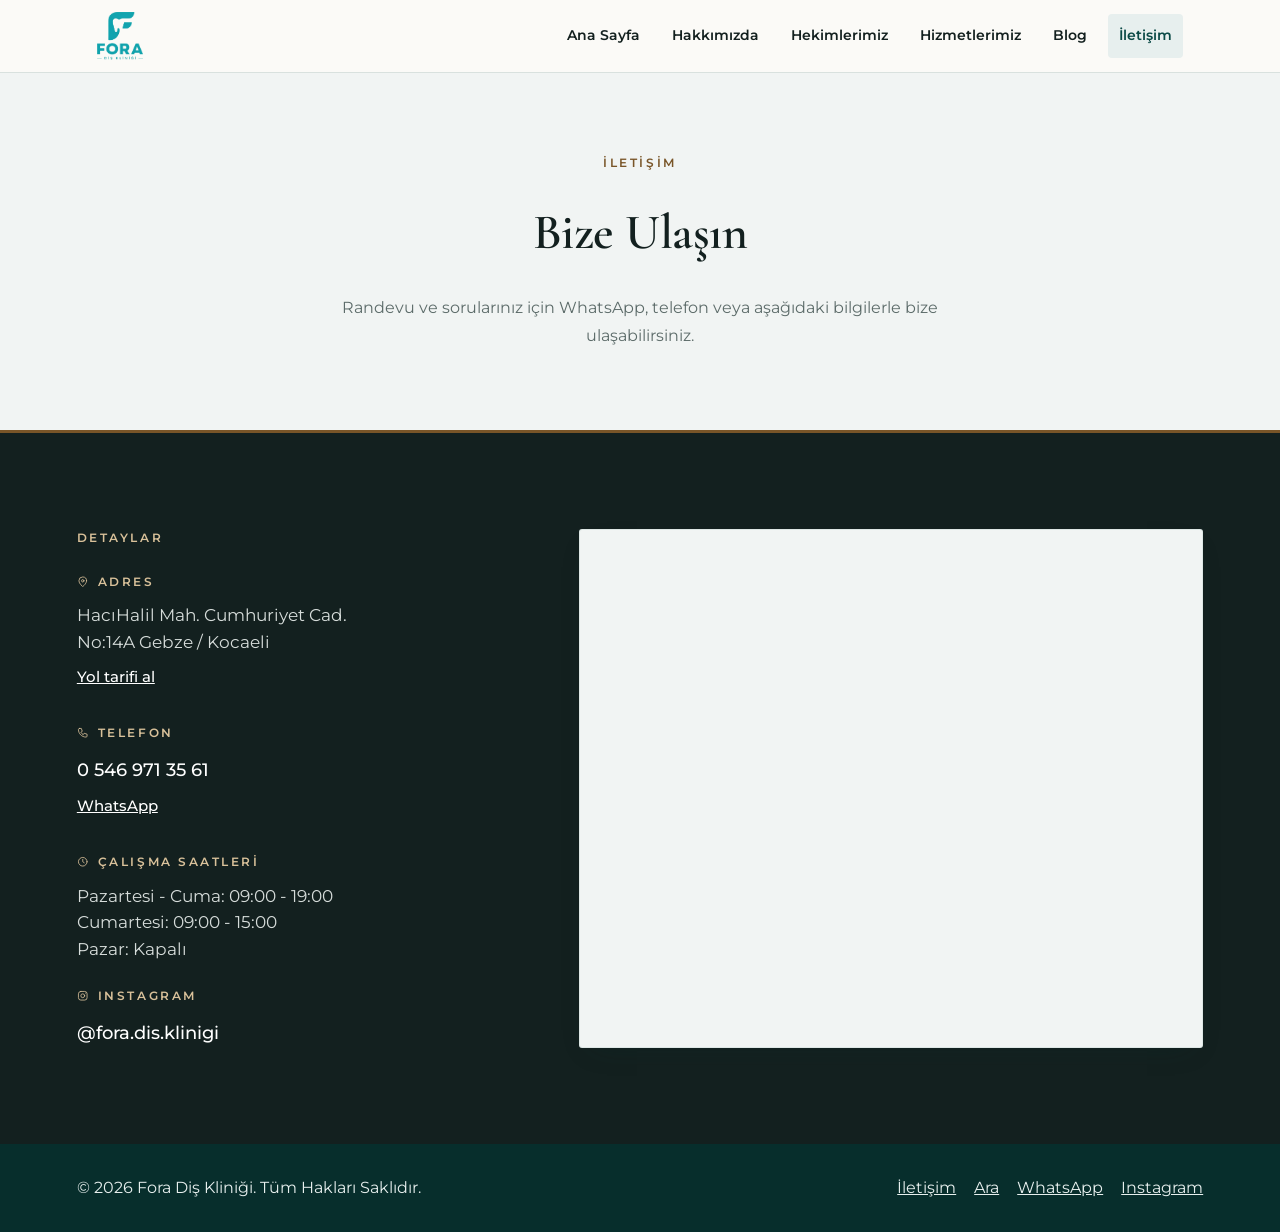
<file: iletisim.html>
<!doctype html>
<html lang="tr">
<head>
    <meta charset="utf-8">
    <meta name="viewport" content="width=device-width, initial-scale=1">
    <meta name="theme-color" content="#0b4a47">
    <meta name="robots" content="noindex, follow">
    <title>İletişim | Fora Diş Kliniği</title>
    <meta name="description" content="Fora Diş Kliniği iletişim bilgileri, adres ve konum. HacıHalil Mah. Cumhuriyet Cad. No:14A, Gebze/Kocaeli.">
    <link rel="canonical" href="https://yanalake.github.io/fora-klinik-preview/iletisim.html">
    <meta property="og:type" content="website">
    <meta property="og:title" content="İletişim | Fora Diş Kliniği">
    <meta property="og:description" content="Fora Diş Polikliniği iletişim bilgileri, adres ve konum.">
    <meta property="og:url" content="https://yanalake.github.io/fora-klinik-preview/iletisim.html">
    <meta property="og:image" content="https://yanalake.github.io/fora-klinik-preview/assets/klinik/lobi2.jpg">
    <meta property="og:image:alt" content="Fora Diş Kliniği">
    <meta property="og:locale" content="tr_TR">
    <meta name="twitter:card" content="summary_large_image">
    <meta name="twitter:image" content="https://yanalake.github.io/fora-klinik-preview/assets/klinik/lobi2.jpg">
    <link rel="icon" href="assets/favicon.png" type="image/png">
    <link rel="preconnect" href="https://fonts.googleapis.com">
    <link rel="preconnect" href="https://fonts.gstatic.com" crossorigin>
    <link rel="stylesheet" href="https://fonts.googleapis.com/css2?family=Cormorant+Garamond:ital,wght@0,400;0,600;1,400&family=Montserrat:wght@400;500;600&display=swap">
    <link rel="stylesheet" href="assets/style.css">
    <script defer src="assets/nav.js"></script>
    <script type="application/ld+json">{"@context": "https://schema.org", "@type": "Dentist", "@id": "https://yanalake.github.io/fora-klinik-preview/#klinik", "name": "Fora Diş Kliniği", "url": "https://yanalake.github.io/fora-klinik-preview/", "image": "https://yanalake.github.io/fora-klinik-preview/assets/klinik/lobi2.jpg", "telephone": "+905469713561", "priceRange": "$$", "sameAs": ["https://www.instagram.com/fora.dis.klinigi/"], "address": {"@type": "PostalAddress", "streetAddress": "HacıHalil Mah. Cumhuriyet Cad. No:14A", "addressLocality": "Gebze", "addressRegion": "Kocaeli", "postalCode": "41400", "addressCountry": "TR"}, "geo": {"@type": "GeoCoordinates", "latitude": 40.8000574, "longitude": 29.4319409}, "openingHoursSpecification": [{"@type": "OpeningHoursSpecification", "dayOfWeek": ["Monday", "Tuesday", "Wednesday", "Thursday", "Friday"], "opens": "09:00", "closes": "19:00"}, {"@type": "OpeningHoursSpecification", "dayOfWeek": "Saturday", "opens": "09:00", "closes": "15:00"}]}</script>
</head>
<body>
    <a class="skip-link" href="#ana-icerik">Ana içeriğe geç</a>
    <svg class="icon-definitions" width="0" height="0" aria-hidden="true" focusable="false" xmlns="http://www.w3.org/2000/svg">
  <symbol id="icon-bars" viewBox="0 0 24 24"><path d="M4 6h16M4 12h16M4 18h16"/></symbol>
  <symbol id="icon-couch" viewBox="0 0 24 24"><path d="M4 13V9a3 3 0 0 1 3-3h10a3 3 0 0 1 3 3v4M5 19v2m14-2v2M5 13a2 2 0 1 0-4 0v4a2 2 0 0 0 2 2h18a2 2 0 0 0 2-2v-4a2 2 0 1 0-4 0v2H5z"/></symbol>
  <symbol id="icon-camera" viewBox="0 0 24 24"><path d="M8 5l2-2h4l2 2h4a2 2 0 0 1 2 2v12H2V7a2 2 0 0 1 2-2z"/><circle cx="12" cy="12" r="4"/></symbol>
  <symbol id="icon-microchip" viewBox="0 0 24 24"><rect x="6" y="6" width="12" height="12" rx="2"/><path d="M10 2v4m4-4v4m-4 12v4m4-4v4M2 10h4m-4 4h4m12-4h4m-4 4h4m-12-4h4v4h-4z"/></symbol>
  <symbol id="icon-magic" viewBox="0 0 24 24"><path d="M3 21l12-12 3 3L6 24M15 4V1m4 6h4m-3-3 2-2M5 6v4M3 8h4"/></symbol>
  <symbol id="icon-map-marker-alt" viewBox="0 0 24 24"><path d="M20 10c0 6-8 12-8 12S4 16 4 10a8 8 0 1 1 16 0z"/><circle cx="12" cy="10" r="2.5"/></symbol>
  <symbol id="icon-phone-alt" viewBox="0 0 24 24"><path d="M5 3h4l2 6-3 2a14 14 0 0 0 5 5l2-3 6 2v4c0 1-1 2-2 2C10 21 3 14 3 5c0-1 1-2 2-2z"/></symbol>
  <symbol id="icon-clock" viewBox="0 0 24 24"><circle cx="12" cy="12" r="9"/><path d="M12 7v5l3 2"/></symbol>
  <symbol id="icon-instagram" viewBox="0 0 24 24"><rect x="3" y="3" width="18" height="18" rx="5"/><circle cx="12" cy="12" r="4"/><path d="M17.5 6.5h.01"/></symbol>
  <symbol id="icon-grip-lines" viewBox="0 0 24 24"><path d="M5 9h14M5 15h14"/><rect x="3" y="4" width="18" height="16" rx="4"/></symbol>
  <symbol id="icon-shield-alt" viewBox="0 0 24 24"><path d="M12 2l8 4v6c0 5-8 10-8 10s-8-5-8-10V6zM9 12l2 2 4-4"/></symbol>
  <symbol id="icon-hand-holding-heart" viewBox="0 0 24 24"><path d="M12 12 8 8a2.8 2.8 0 0 1 4-4 2.8 2.8 0 0 1 4 4zm-8 8h12l5-5c-1-1-2-1-3 0l-3 2h-4l4-1c0-2-1-2-2-2H7l-3 2H2v4z"/></symbol>
  <symbol id="icon-child" viewBox="0 0 24 24"><circle cx="12" cy="4" r="2"/><path d="M4 8l5 2h6l5-2m-8 2v5l-3 6m3-6 3 6"/></symbol>
  <symbol id="icon-syringe" viewBox="0 0 24 24"><path d="m3 21 5-5m5-9 4 4 4-4m-5-5 6 6M8 16l-2-2 7-7 4 4-7 7z"/></symbol>
  <symbol id="icon-tooth" viewBox="0 0 24 24"><path d="M12 5c-2 0-3-2-6-1-4 1-4 6-2 10 2 5 2 8 4 8 2 0 1-7 4-7s2 7 4 7c2 0 2-3 4-8 2-4 2-9-2-10-3-1-4 1-6 1z"/></symbol>
</svg>

    <header class="site-header">
        <div class="site-header-inner">
            <a class="brand" href="index.html" aria-label="Fora Diş Kliniği ana sayfa">
                <img src="assets/fora-logo.png" width="501" height="532" alt="">
            </a>
            <button type="button" class="nav-toggle" aria-expanded="false" aria-controls="site-navigation">
                <svg class="icon" aria-hidden="true"><use href="#icon-bars"></use></svg> Menü
            </button>
            <nav id="site-navigation" aria-label="Ana menü">
                <ul><li><a href="index.html">Ana Sayfa</a></li><li><a href="hakkimizda.html">Hakkımızda</a></li><li><a href="hekimlerimiz.html">Hekimlerimiz</a></li><li><a href="hizmetlerimiz.html">Hizmetlerimiz</a></li><li><a href="blog.html">Blog</a></li><li><a href="iletisim.html" aria-current="page">İletişim</a></li></ul>
            </nav>
        </div>
    </header>
    <main id="ana-icerik" tabindex="-1">
        <section class="page-hero">
        <span class="eyebrow">İletişim</span>
        <h1>Bize Ulaşın</h1>
        <p>Randevu ve sorularınız için WhatsApp, telefon veya aşağıdaki bilgilerle bize ulaşabilirsiniz.</p>
    </section>

    <section class="contact-section" aria-labelledby="iletisim-baslik">
        <div class="contact-container">
            <div class="contact-info">
                <h2 class="eyebrow" id="iletisim-baslik">Detaylar</h2>
                <div class="info-box">
                    <h3><svg class="icon" aria-hidden="true"><use href="#icon-map-marker-alt"></use></svg> Adres</h3>
                    <p>HacıHalil Mah. Cumhuriyet Cad.<br>No:14A Gebze / Kocaeli</p>
                    <a class="contact-link" href="https://www.google.com/maps/search/?api=1&amp;query=Fora+Di%C5%9F+Klini%C4%9Fi%2C+Hac%C4%B1Halil+Mah.+Cumhuriyet+Cad.+No%3A14A%2C+Gebze%2FKocaeli" target="_blank" rel="noopener">Yol tarifi al</a>
                </div>
                <div class="info-box">
                    <h3><svg class="icon" aria-hidden="true"><use href="#icon-phone-alt"></use></svg> Telefon</h3>
                    <a href="tel:+905469713561">0 546 971 35 61</a>
                    <a class="contact-link" href="https://wa.me/905469713561" target="_blank" rel="noopener">WhatsApp</a>
                </div>
                <div class="info-box">
                    <h3><svg class="icon" aria-hidden="true"><use href="#icon-clock"></use></svg> Çalışma Saatleri</h3>
                    <p>Pazartesi - Cuma: 09:00 - 19:00<br>Cumartesi: 09:00 - 15:00<br>Pazar: Kapalı</p>
                </div>
                <div class="info-box">
                    <h3><svg class="icon" aria-hidden="true"><use href="#icon-instagram"></use></svg> Instagram</h3>
                    <a href="https://www.instagram.com/fora.dis.klinigi?igsh=MWgyNzFyc2M3cHBuNg==" target="_blank" rel="noopener">@fora.dis.klinigi</a>
                </div>
            </div>

            <div class="map-box framed">
                <iframe src="https://maps.google.com/maps?q=Fora+Di%C5%9F+Klini%C4%9Fi%2C+Hac%C4%B1Halil+Mah.+Cumhuriyet+Cad.+No%3A14A%2C+Gebze%2FKocaeli&amp;output=embed" title="Fora Diş Kliniği Konum Haritası" loading="lazy" referrerpolicy="strict-origin-when-cross-origin"></iframe>
            </div>
        </div>
    </section>

    </main>
    <footer class="site-footer">
        <div class="footer-inner">
            <p>&copy; 2026 Fora Diş Kliniği. Tüm Hakları Saklıdır.</p>
            <ul>
                <li><a href="iletisim.html">İletişim</a></li>
                <li><a href="tel:+905469713561">Ara</a></li>
                <li><a href="https://wa.me/905469713561" target="_blank" rel="noopener noreferrer">WhatsApp</a></li>
                <li><a href="https://www.instagram.com/fora.dis.klinigi/" target="_blank" rel="noopener noreferrer">Instagram</a></li>
            </ul>
        </div>
    </footer>
</body>
</html>
</file>
<file: assets/style.css>
/* ============================================================
   FORA DİŞ POLİKLİNİĞİ — Design tokens
   Palette: deep teal (clinical trust) + muted brass gold (premium)
   Type: Cormorant Garamond (display) / Montserrat (body + UI)
   ============================================================ */

:root {
  --primary: #0b4a47;
  --primary-deep: #072e2c;
  --primary-soft: #e7efee;
  --accent: #795528;
  --accent-soft: #d9c19a;
  --ink: #13201f;
  --ink-muted: #5c6b69;
  --bg: #fbfaf7;
  --bg-alt: #f1f4f3;
  --line: rgba(11, 74, 71, 0.14);
  --line-soft: rgba(11, 74, 71, 0.08);
  --radius-sm: 2px;
  --radius: 3px;
  --shadow: 0 24px 60px -28px rgba(7, 46, 44, 0.35);
  --shadow-sm: 0 10px 28px -14px rgba(7, 46, 44, 0.25);
  --container: 1240px;
  --gutter: clamp(24px, 6vw, 96px);
}

* { margin: 0; padding: 0; box-sizing: border-box; }

html { scroll-behavior: smooth; }

body {
  background-color: var(--bg);
  color: var(--ink);
  font-family: 'Montserrat', sans-serif;
  font-weight: 400;
  line-height: 1.7;
  -webkit-font-smoothing: antialiased;
}

h1, h2, h3, h4 {
  font-family: 'Cormorant Garamond', serif;
  color: var(--ink);
  font-weight: 600;
  letter-spacing: -0.01em;
}

p { color: var(--ink-muted); }
a { text-decoration: none; color: inherit; }
img { display: block; max-width: 100%; }

a:focus-visible,
button:focus-visible {
  outline: 2px solid var(--accent);
  outline-offset: 3px;
}

@media (prefers-reduced-motion: reduce) {
  html { scroll-behavior: auto; }
  * { animation-duration: 0.001ms !important; transition-duration: 0.001ms !important; }
}

/* -------- Kicker / eyebrow label — repeated structural device -------- */
.eyebrow {
  display: inline-block;
  font-family: 'Montserrat', sans-serif;
  font-size: 0.72rem;
  font-weight: 600;
  letter-spacing: 0.22em;
  text-transform: uppercase;
  color: var(--accent);
  margin-bottom: 16px;
}

/* -------- Unified "framed" image treatment: every photo on the site
   shares the same border + radius + shadow so mismatched source crops
   read as one coherent system rather than a pile of random sizes ------ */
.framed {
  border: 1px solid var(--line-soft);
  border-radius: var(--radius);
  box-shadow: var(--shadow-sm);
  overflow: hidden;
  background: var(--bg-alt);
}

.hero {
  min-height: min(560px, 72svh);
  display: flex;
  align-items: center;
  justify-content: center;
  background: var(--bg-alt);
  padding: clamp(32px, 8vh, 64px) var(--gutter);
}

.hero-content {
  display: flex;
  flex-direction: column;
  align-items: center;
  text-align: center;
  max-width: 720px;
  margin: 0 auto;
}

.hero-logo {
  width: clamp(86px, 10vw, 140px);
  height: auto;                        /* oran otomatik korunuyor */
  object-fit: contain;
  margin: 0 auto 24px;
}

.hero-content h1 {
  font-size: clamp(2.4rem, 6vw, 3.8rem);
  font-weight: 600;
  line-height: 1.14;
  margin-bottom: clamp(18px, 3vw, 24px);
}
.hero-content h1 span { color: var(--primary); font-style: italic; }

.hero-content p {
  font-size: clamp(0.98rem, 2vw, 1.08rem);
  margin-bottom: clamp(28px, 4vw, 38px);
  font-weight: 400;
  max-width: 46ch;
}

.btn-primary {
  background: var(--primary);
  color: #fff;
  padding: 17px 38px;
  border-radius: var(--radius-sm);
  font-weight: 500;
  font-size: 0.9rem;
  display: inline-flex; align-items: center; gap: 12px;
  transition: background 0.3s ease, color 0.3s ease;
  width: max-content;
  letter-spacing: 0.08em;
  text-transform: uppercase;
}
.btn-primary:hover { background: var(--accent); color: white; }

/* ============================ Sections ============================ */
.section { padding: 96px var(--gutter); max-width: var(--container); margin: 0 auto; }
.section-alt { background: var(--bg-alt); max-width: none; }
.section-alt > * { max-width: var(--container); margin-left: auto; margin-right: auto; }

.section-header { text-align: center; margin-bottom: 72px; max-width: 640px; margin-left: auto; margin-right: auto; }
.section-header h2 { font-size: clamp(2.1rem, 3vw, 2.75rem); margin-bottom: 16px; }
.section-header p { font-size: 1.02rem; }

/* -------- Patient-journey feature blocks (genuine sequence: waiting
   room → smile design → digital scan → anaesthesia = the real order a
   patient experiences a visit, so the numbering carries information) --- */
.feature-block {
  display: grid;
  grid-template-columns: 1fr 1fr;
  gap: 72px;
  align-items: center;
  margin-bottom: 108px;
}
.feature-block:last-child { margin-bottom: 0; }
.feature-block.reverse { direction: rtl; }
.feature-block.reverse > * { direction: ltr; }

.feature-image {
  width: 100%;
  aspect-ratio: 4 / 3; /* one shared ratio for every feature photo */
}
.feature-image img {
  width: 100%; height: 100%;
  object-fit: cover;
  transition: transform 0.6s ease;
}
.feature-image:hover img { transform: scale(1.04); }

.feature-text h3 {
  font-size: clamp(1.65rem, 3.4vw, 2.1rem);
  margin-bottom: 20px;
  display: flex; align-items: center; gap: 14px;
}
.feature-text h3 .icon { color: var(--accent); font-size: 1.35rem; }
.feature-text p {
  font-size: clamp(0.96rem, 1.6vw, 1.02rem);
  margin-bottom: 18px;
  font-weight: 400;
  line-height: 1.8;
}
.feature-text p:last-child { margin-bottom: 0; }

/* ============================= Gallery ============================= */
.gallery-grid {
  display: grid;
  grid-template-columns: repeat(auto-fit, minmax(min(100%, 300px), 1fr));
  gap: 28px;
}
.gallery-item {
  aspect-ratio: 1 / 1; /* every service tile shares the same square ratio */
  position: relative;
}
.gallery-item img { width: 100%; height: 100%; object-fit: cover; transition: transform 0.6s ease; }
.gallery-item:hover img { transform: scale(1.06); }
.gallery-overlay {
  position: absolute; inset: 0;
  background: linear-gradient(to top, rgba(7, 46, 44, 0.92), transparent 65%);
  display: flex; align-items: flex-end; padding: 32px;
  opacity: 1;
}
.gallery-overlay h3 { color: #fff; font-size: clamp(1.2rem, 2.4vw, 1.5rem); font-weight: 600; }

/* ========================= Contact & Map ========================= */
.contact-section { background: var(--ink); color: #fff; padding: 96px var(--gutter); border-top: 3px solid var(--accent); }
.contact-container {
  display: grid;
  grid-template-columns: 1fr 1.4fr;
  gap: 56px;
  max-width: var(--container);
  margin: 0 auto;
}
.contact-info { display: flex; flex-direction: column; gap: 24px; }
.contact-info .eyebrow { color: var(--accent-soft); margin-bottom: 0; }
.info-box h3 {
  font-family: 'Montserrat', sans-serif;
  font-size: 0.72rem;
  text-transform: uppercase;
  letter-spacing: 0.22em;
  color: var(--accent-soft);
  margin-bottom: 10px;
  font-weight: 600;
}
.info-box p { font-size: 1.05rem; color: #d6dcda; line-height: 1.6; }
.info-box a { color: #fff; font-size: 1.15rem; font-weight: 500; }
.info-box a:hover { color: var(--accent-soft); }

.map-box { display: grid; width: 100%; min-height: 380px; }
.map-box iframe { display: block; width: 100%; height: 100%; min-height: inherit; border: none; filter: grayscale(25%) contrast(1.08); }

/* Inner page headings */
.page-hero {
  background: var(--bg-alt);
  padding: clamp(46px, 9vh, 90px) var(--gutter);
  display: flex;
  flex-direction: column;
  align-items: center;
  text-align: center;
}

.page-hero h1 { font-size: clamp(2.1rem, 5vw, 3.1rem); max-width: 760px; margin: 0 auto; }
.page-hero p { font-size: 1.02rem; max-width: 56ch; margin: 20px auto 0; }

/* -------- Hekim kartları -------- */
.people-grid {
  display: grid;
  grid-template-columns: repeat(auto-fit, minmax(min(100%, 260px), 1fr));
  gap: 44px;
}
.person-card { text-align: center; }
.person-photo { aspect-ratio: 3 / 4; margin-bottom: 22px; }
.person-photo img { width: 100%; height: 100%; object-fit: cover; }
.person-role {
  display: block;
  font-size: 0.72rem; font-weight: 600; letter-spacing: 0.18em;
  text-transform: uppercase; color: var(--accent); margin-bottom: 10px;
}
.person-card h3 { font-size: 1.5rem; margin-bottom: 10px; }
.person-card p { font-size: 0.96rem; }

/* -------- Hizmet kartları -------- */
.service-grid {
  display: grid;
  grid-template-columns: repeat(auto-fit, minmax(min(100%, 270px), 1fr));
  gap: 28px;
}
.service-card {
  padding: 36px 32px;
  background: #fff;
  border: 1px solid var(--line-soft);
  border-radius: var(--radius);
  transition: box-shadow 0.3s ease, transform 0.3s ease;
}
.service-card:hover { box-shadow: var(--shadow-sm); transform: translateY(-4px); }
.service-card .icon { color: var(--accent); font-size: 1.7rem; margin-bottom: 16px; display: block; }
.service-card h3 { font-size: 1.3rem; margin-bottom: 10px; }
.service-card p { font-size: 0.95rem; margin: 0; }

/* -------- Blog kartları -------- */
.blog-grid {
  display: grid;
  grid-template-columns: repeat(auto-fit, minmax(min(100%, 300px), 1fr));
  gap: 40px;
}
.blog-card { display: flex; flex-direction: column; }
.blog-thumb { aspect-ratio: 4 / 3; margin-bottom: 20px; }
.blog-thumb img { width: 100%; height: 100%; object-fit: cover; }
.blog-date {
  font-size: 0.75rem; font-weight: 600; letter-spacing: 0.16em;
  text-transform: uppercase; color: var(--accent); margin-bottom: 10px;
}
.blog-card h3 { font-size: 1.4rem; margin-bottom: 10px; }
.blog-card p { font-size: 0.95rem; margin-bottom: 16px; }
.blog-read { font-size: 0.8rem; font-weight: 600; letter-spacing: 0.08em; text-transform: uppercase; color: var(--primary); }
.blog-read:hover { color: var(--accent); }

/* -------- Tekil blog yazısı düzeni: her yeni yazı için bu şablon
   sayfası kopyalanır, sadece metin ve görsel değişir -------- */
.article-meta {
  display: flex; justify-content: center; align-items: center; gap: 10px;
  font-size: 0.78rem; font-weight: 600; letter-spacing: 0.14em;
  text-transform: uppercase; color: var(--accent); margin-bottom: 18px;
}
.article-meta span { color: var(--ink-muted); font-weight: 400; letter-spacing: 0.02em; text-transform: none; }

.article-cover {
  max-width: var(--container);
  margin: 0 auto 64px;
  aspect-ratio: 16 / 8;
}
.article-cover img { width: 100%; height: 100%; object-fit: cover; }

.article-body { max-width: 720px; margin: 0 auto; }
.article-body p {
  font-size: 1.05rem;
  color: var(--ink-muted);
  margin-bottom: 24px;
  font-weight: 400;
  line-height: 1.9;
}
.article-body h2 {
  font-size: clamp(1.6rem, 3vw, 2rem);
  margin: 48px 0 20px;
}
.article-body .framed { margin: 40px 0; aspect-ratio: 16 / 10; }
.article-body .framed img { width: 100%; height: 100%; object-fit: cover; }
.article-body blockquote {
  border-left: 3px solid var(--accent);
  padding: 4px 0 4px 24px;
  margin: 36px 0;
  font-family: 'Cormorant Garamond', serif;
  font-style: italic;
  font-size: 1.3rem;
  color: var(--ink);
}

.back-to-blog {
  display: block;
  max-width: 720px;
  margin: 0 auto 48px;
  font-size: 0.8rem;
  font-weight: 600;
  letter-spacing: 0.08em;
  text-transform: uppercase;
  color: var(--primary);
}
.back-to-blog:hover { color: var(--accent); }

@media (max-width: 1024px) {
  .feature-block, .feature-block.reverse { grid-template-columns: 1fr; gap: 28px; margin-bottom: 64px; }
  .feature-image { aspect-ratio: 4 / 3; }
  .contact-container { grid-template-columns: 1fr; }
  .map-box { min-height: 320px; }
}

@media (max-width: 768px) {
  .section, .contact-section { padding: 64px 6%; }
  .section-header { margin-bottom: 44px; }
  .article-cover { aspect-ratio: 4 / 3; }
}

@media (max-width: 480px) {
  .hero { padding: 32px 20px; }
  .btn-primary { width: 100%; }
  .gallery-grid { grid-template-columns: 1fr; }
  .feature-block, .feature-block.reverse { margin-bottom: 52px; }
}

/* Site-wide navigation */
.icon-definitions { position: absolute; overflow: hidden; }
.icon {
  display: inline-block;
  width: 1em;
  height: 1em;
  vertical-align: -0.13em;
  fill: none;
  stroke: currentColor;
  stroke-width: 1.7;
  stroke-linecap: round;
  stroke-linejoin: round;
}
.info-box .icon { margin-right: 0.35em; }
.skip-link {
  position: fixed;
  z-index: 20;
  top: 10px;
  left: 10px;
  transform: translateY(-180%);
  padding: 12px 16px;
  color: white;
  background: var(--primary);
}
.skip-link:focus { transform: none; }
a:focus-visible, button:focus-visible { outline: 3px solid #a15d13; }
.site-header {
  position: relative;
  z-index: 10;
  border-bottom: 1px solid var(--line);
  background: var(--bg);
}
.site-header-inner {
  display: flex;
  align-items: center;
  justify-content: space-between;
  gap: 16px;
  width: min(100%, var(--container));
  margin: 0 auto;
  padding: 10px var(--gutter);
}
.brand { display: grid; align-items: center; min-width: 52px; min-height: 52px; }
.brand img { width: 46px; height: auto; }
#site-navigation ul {
  display: flex;
  flex-wrap: wrap;
  gap: 4px 10px;
  padding: 0;
  margin: 0;
  list-style: none;
}
#site-navigation a {
  display: flex;
  align-items: center;
  min-height: 44px;
  padding: 8px 11px;
  font-size: 0.86rem;
  font-weight: 600;
  border-radius: 4px;
}
#site-navigation a:hover, #site-navigation a[aria-current="page"] {
  color: var(--primary);
  background: var(--primary-soft);
}
.nav-toggle {
  display: none;
  align-items: center;
  gap: 9px;
  min-height: 44px;
  padding: 8px 14px;
  border: 1px solid var(--line);
  border-radius: 4px;
  background: white;
  color: var(--primary);
  font: inherit;
  font-weight: 600;
  cursor: pointer;
}
.nav-toggle .icon { font-size: 1.15em; }
.page-hero .btn-primary { margin-top: 24px; width: auto; }
.hero-logo { max-width: 100%; }
.hero-content h1 { text-wrap: balance; }
.page-hero h1, .blog-card h3 { overflow-wrap: anywhere; }
.article-body { overflow-wrap: break-word; }
.hero-content p { max-width: 62ch; }
.btn-primary { max-width: 100%; text-align: center; }
.hero-actions { display: flex; align-items: center; justify-content: center; flex-wrap: wrap; gap: 10px 16px; }
.hero-actions .text-link { padding: 10px 12px; color: var(--primary); font-weight: 600; text-decoration: underline; }
.gallery-item { display: block; }
.blog-card-link { display: flex; height: 100%; flex-direction: column; }
.blog-card-link:focus-visible { outline-offset: 5px; }
.blog-card-link:hover h3 { color: var(--primary); text-decoration: underline; }
.blog-read { margin-top: auto; padding-top: 10px; }
.article-meta { display: flex; flex-wrap: wrap; justify-content: center; gap: 6px 14px; }
.article-body ul { padding-left: 1.35rem; margin-bottom: 24px; }
.article-body a { text-decoration: underline; color: var(--primary); }
.info-box .contact-link {
  display: block;
  width: max-content;
  min-height: 44px;
  padding-top: 8px;
  font-size: 0.95rem;
  text-decoration: underline;
}
.site-footer { padding: 22px var(--gutter); text-align: left; background: var(--primary-deep); }
.footer-inner { display: flex; align-items: center; justify-content: space-between; flex-wrap: wrap; gap: 14px 24px; max-width: var(--container); margin: auto; }
.footer-inner p, .footer-inner a { color: var(--primary-soft); }
.footer-inner ul { display: flex; flex-wrap: wrap; gap: 0 18px; list-style: none; }
.footer-inner a { display: inline-flex; align-items: center; min-height: 44px; text-decoration: underline; }
.site-footer a:focus-visible, .contact-section a:focus-visible { outline-color: var(--accent-soft); }

@media (max-width: 760px) {
  .site-header-inner { flex-wrap: wrap; }
  .site-header.is-enhanced .nav-toggle { display: inline-flex; }
  #site-navigation { width: 100%; }
  #site-navigation ul { flex-direction: column; }
  .site-header.is-enhanced #site-navigation {
    position: absolute;
    top: 100%;
    left: 0;
    background: var(--bg);
    border-bottom: 1px solid var(--line);
    padding: 8px var(--gutter) 14px;
    box-shadow: var(--shadow-sm);
  }
  .site-header.is-enhanced #site-navigation[hidden] { display: none; }
  .hero { min-height: initial; }
  .hero-content h1 { font-size: clamp(2rem, 7vw, 3rem); }
  .gallery-overlay { padding: 18px; }
}
@media (max-width: 480px) {
  .hero-actions { width: 100%; }
  .hero-logo { display: none; }
}
</file>
